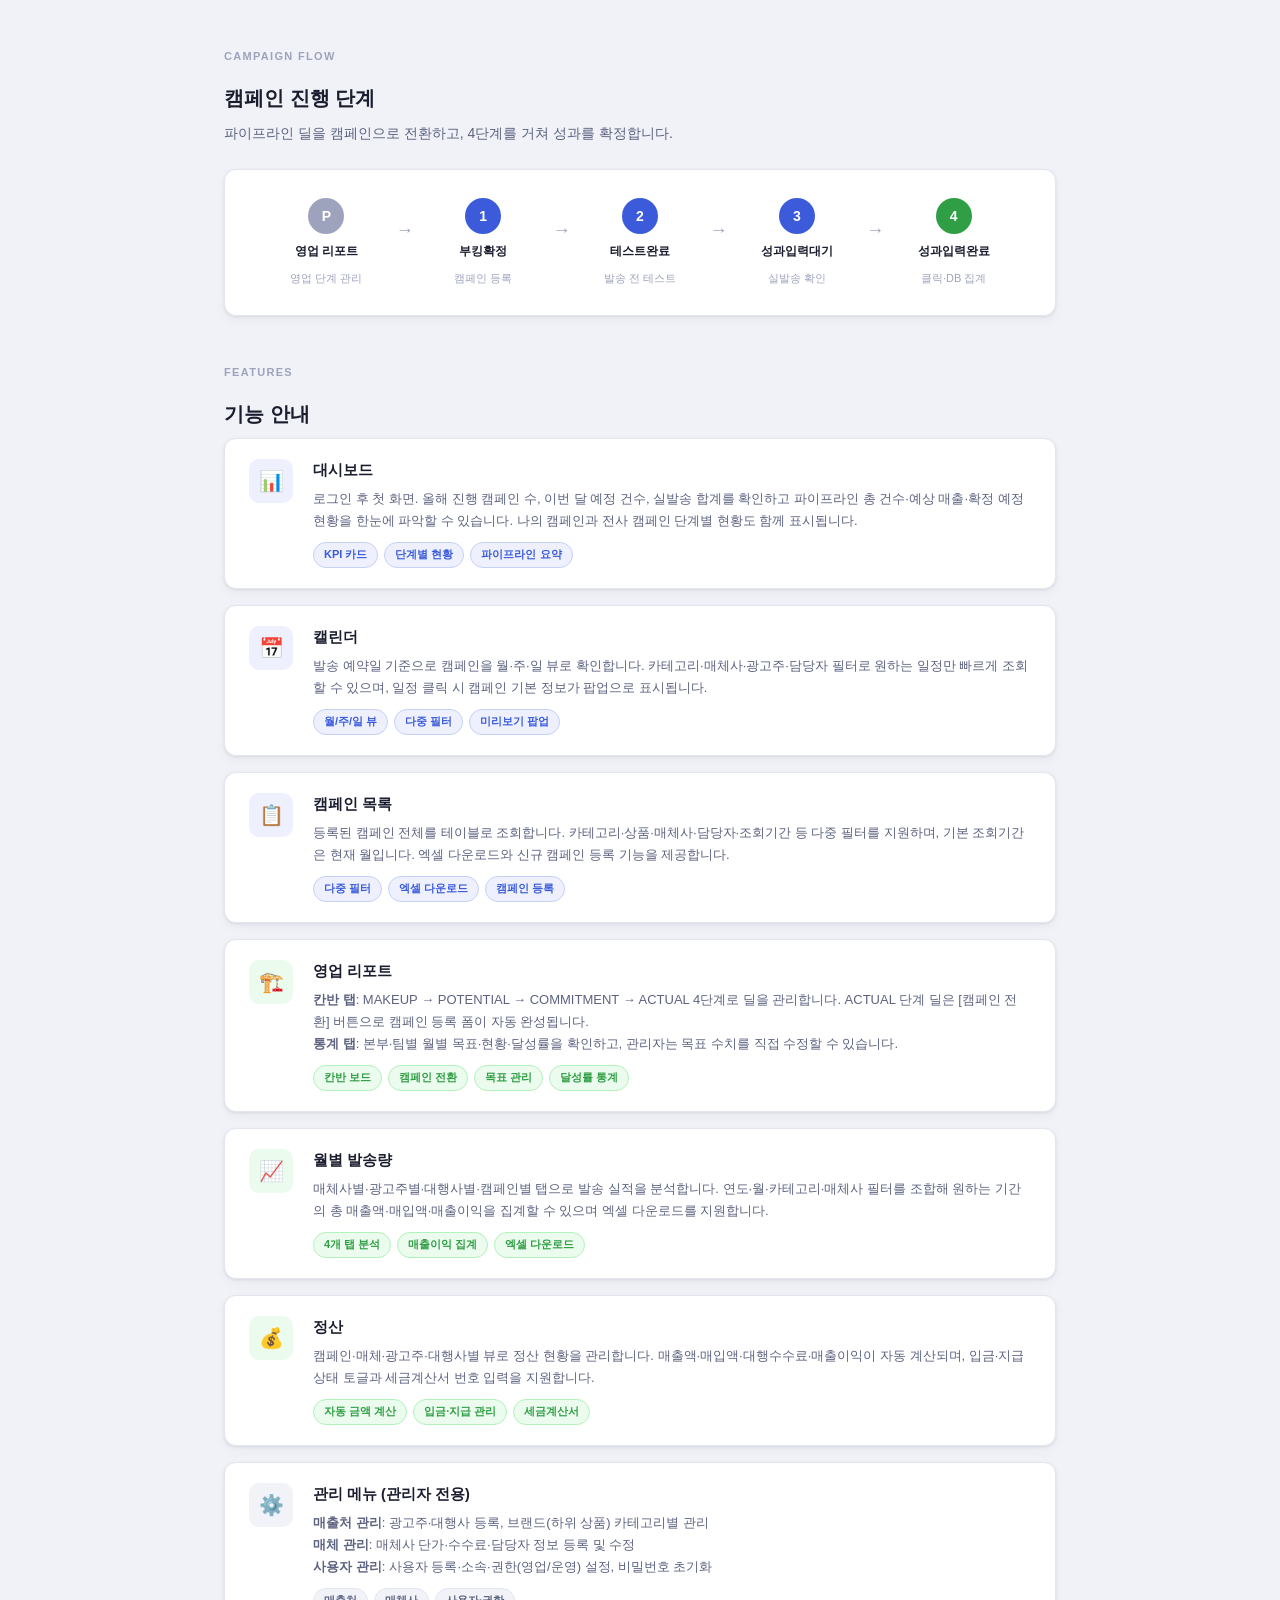
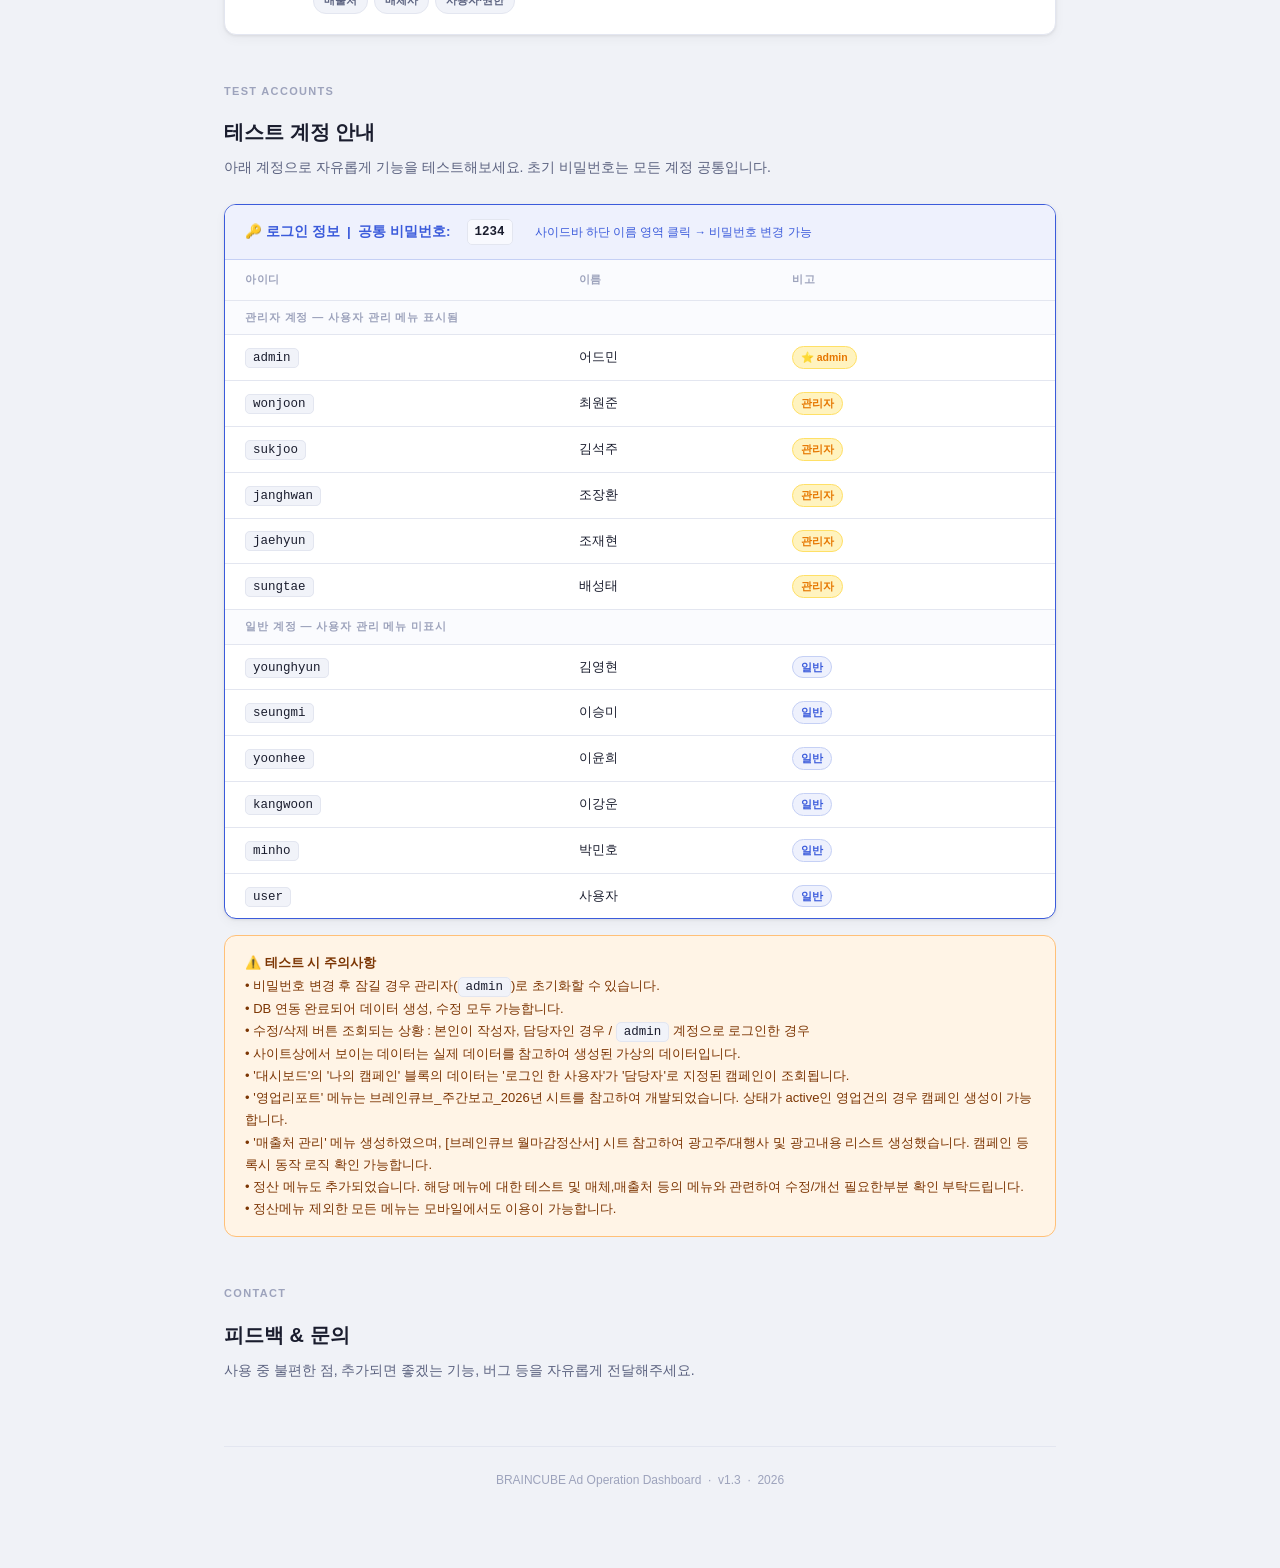
<file: guide.html>
<!DOCTYPE html>
<html lang="ko">
<head>
<meta charset="UTF-8">
<meta name="viewport" content="width=device-width, initial-scale=1.0">
<title>BRAINCUBE — 서비스 안내</title>
<style>
:root {
  --accent: #3b5bdb;
  --accent2: #7048e8;
  --accent-light: #eef1fd;
  --green: #2f9e44;
  --green-bg: #ebfbee;
  --orange: #e8590c;
  --orange-bg: #fff4e6;
  --purple-bg: #f3f0ff;
  --text: #1a1d2e;
  --text2: #5c6380;
  --text3: #9da3bc;
  --border: #e3e6f0;
  --surface: #fff;
  --bg: #f0f2f7;
  --radius: 12px;
  --shadow: 0 1px 3px rgba(0,0,0,.08), 0 4px 12px rgba(0,0,0,.04);
  --shadow-md: 0 4px 16px rgba(0,0,0,.10), 0 1px 3px rgba(0,0,0,.06);
}
* { margin: 0; padding: 0; box-sizing: border-box; }
body {
  font-family: 'Pretendard Variable', 'Pretendard', -apple-system, BlinkMacSystemFont, 'Segoe UI', 'Noto Sans KR', sans-serif;
  background: var(--bg);
  color: var(--text);
  -webkit-font-smoothing: antialiased;
  line-height: 1.6;
}
a { color: var(--accent); text-decoration: none; }
a:hover { text-decoration: underline; }

/* ── 레이아웃 ── */
.page { max-width: 880px; margin: 0 auto; padding: 48px 24px 80px; }

/* ── 헤더 ── */
.hero {
  background: linear-gradient(135deg, var(--accent) 0%, var(--accent2) 100%);
  border-radius: 20px;
  padding: 52px 48px;
  color: #fff;
  margin-bottom: 48px;
  position: relative;
  overflow: hidden;
}
.hero::before {
  content: '';
  position: absolute;
  top: -60px; right: -60px;
  width: 260px; height: 260px;
  background: rgba(255,255,255,.06);
  border-radius: 50%;
}
.hero::after {
  content: '';
  position: absolute;
  bottom: -40px; right: 80px;
  width: 160px; height: 160px;
  background: rgba(255,255,255,.04);
  border-radius: 50%;
}
.hero-logo {
  display: flex;
  align-items: center;
  gap: 12px;
  margin-bottom: 24px;
}
.hero-mark {
  width: 44px; height: 44px;
  background: rgba(255,255,255,.2);
  border-radius: 12px;
  display: flex; align-items: center; justify-content: center;
  font-size: 22px;
}
.hero-brand { font-size: 22px; font-weight: 800; letter-spacing: -.5px; }
.hero-brand span { opacity: .7; font-weight: 400; font-size: 14px; margin-left: 8px; }
.hero-title {
  font-size: 32px;
  font-weight: 800;
  line-height: 1.25;
  margin-bottom: 16px;
  letter-spacing: -.5px;
}
.hero-desc {
  font-size: 15.5px;
  opacity: .88;
  max-width: 520px;
  line-height: 1.7;
  margin-bottom: 32px;
}
.hero-cta {
  display: inline-flex;
  align-items: center;
  gap: 8px;
  background: #fff;
  color: var(--accent);
  font-weight: 700;
  font-size: 14px;
  padding: 12px 24px;
  border-radius: 9px;
  transition: .15s;
  box-shadow: 0 2px 12px rgba(0,0,0,.15);
}
.hero-cta:hover { background: var(--accent-light); text-decoration: none; transform: translateY(-1px); }

/* ── 섹션 공통 ── */
.section { margin-bottom: 48px; }
.section-title {
  font-size: 11px;
  font-weight: 700;
  color: var(--text3);
  letter-spacing: .12em;
  text-transform: uppercase;
  margin-bottom: 16px;
}
.section-heading {
  font-size: 20px;
  font-weight: 700;
  color: var(--text);
  margin-bottom: 8px;
}
.section-sub {
  font-size: 14px;
  color: var(--text2);
  margin-bottom: 24px;
  line-height: 1.7;
}

/* ── 카드 그리드 ── */
.card-grid {
  display: grid;
  grid-template-columns: repeat(3, 1fr);
  gap: 16px;
}
.card {
  background: var(--surface);
  border: 1px solid var(--border);
  border-radius: var(--radius);
  padding: 20px;
  box-shadow: var(--shadow);
  position: relative;
  overflow: hidden;
}
.card::before {
  content: '';
  position: absolute;
  top: 0; left: 0; right: 0;
  height: 3px;
}
.card.blue::before   { background: var(--accent); }
.card.purple::before { background: var(--accent2); }
.card.green::before  { background: var(--green); }
.card.orange::before { background: var(--orange); }
.card.gray::before   { background: var(--text3); }
.card.teal::before   { background: #0c8599; }
.card-icon { font-size: 26px; margin-bottom: 12px; }
.card-title { font-size: 14px; font-weight: 700; color: var(--text); margin-bottom: 6px; }
.card-desc { font-size: 12.5px; color: var(--text2); line-height: 1.65; }

/* ── 기능 상세 ── */
.feature-list { display: flex; flex-direction: column; gap: 16px; }
.feature-item {
  background: var(--surface);
  border: 1px solid var(--border);
  border-radius: var(--radius);
  padding: 20px 24px;
  box-shadow: var(--shadow);
  display: flex;
  gap: 20px;
  align-items: flex-start;
}
.feature-icon-wrap {
  width: 44px; height: 44px;
  border-radius: 10px;
  display: flex; align-items: center; justify-content: center;
  font-size: 20px;
  flex-shrink: 0;
}
.feature-icon-wrap.blue   { background: var(--accent-light); }
.feature-icon-wrap.purple { background: var(--purple-bg); }
.feature-icon-wrap.green  { background: var(--green-bg); }
.feature-icon-wrap.orange { background: var(--orange-bg); }
.feature-icon-wrap.gray   { background: #f1f3f9; }
.feature-icon-wrap.teal   { background: #e3f9f9; }
.feature-body { flex: 1; }
.feature-title { font-size: 14.5px; font-weight: 700; color: var(--text); margin-bottom: 6px; }
.feature-desc { font-size: 13px; color: var(--text2); line-height: 1.7; }
.feature-tags { display: flex; flex-wrap: wrap; gap: 6px; margin-top: 10px; }
.ftag {
  display: inline-block;
  font-size: 11px;
  font-weight: 600;
  padding: 3px 10px;
  border-radius: 20px;
  background: var(--accent-light);
  color: var(--accent);
  border: 1px solid #c5d0f5;
}
.ftag.green  { background: var(--green-bg); color: var(--green); border-color: #b2f2bb; }
.ftag.purple { background: var(--purple-bg); color: var(--accent2); border-color: #d0bfff; }
.ftag.orange { background: var(--orange-bg); color: var(--orange); border-color: #ffc078; }
.ftag.gray   { background: #f1f3f9; color: var(--text2); border-color: var(--border); }

/* ── 플로우 ── */
.flow {
  background: var(--surface);
  border: 1px solid var(--border);
  border-radius: var(--radius);
  padding: 28px 32px;
  box-shadow: var(--shadow);
}
.flow-steps {
  display: flex;
  align-items: center;
  gap: 0;
  flex-wrap: wrap;
}
.flow-step {
  display: flex;
  flex-direction: column;
  align-items: center;
  gap: 8px;
  flex: 1;
  min-width: 100px;
}
.flow-num {
  width: 36px; height: 36px;
  border-radius: 50%;
  background: var(--accent);
  color: #fff;
  font-size: 14px;
  font-weight: 700;
  display: flex; align-items: center; justify-content: center;
}
.flow-label {
  font-size: 12px;
  font-weight: 600;
  color: var(--text);
  text-align: center;
}
.flow-sub {
  font-size: 11px;
  color: var(--text3);
  text-align: center;
}
.flow-arrow {
  font-size: 18px;
  color: var(--text3);
  flex-shrink: 0;
  margin-bottom: 24px;
}

/* ── 테스트 계정 ── */
.account-box {
  background: var(--surface);
  border: 1.5px solid var(--accent);
  border-radius: var(--radius);
  overflow: hidden;
  box-shadow: var(--shadow);
}
.account-header {
  background: var(--accent-light);
  border-bottom: 1px solid #c5d0f5;
  padding: 14px 20px;
  display: flex;
  align-items: center;
  gap: 10px;
  font-size: 13.5px;
  font-weight: 700;
  color: var(--accent);
}
.account-table { width: 100%; border-collapse: collapse; }
.account-table th {
  font-size: 11px;
  font-weight: 700;
  color: var(--text3);
  letter-spacing: .06em;
  text-transform: uppercase;
  padding: 11px 20px;
  text-align: left;
  background: #fafbfe;
  border-bottom: 1px solid var(--border);
}
.account-table td {
  padding: 11px 20px;
  font-size: 13px;
  color: var(--text);
  border-bottom: 1px solid var(--border);
}
.account-table tr:last-child td { border-bottom: none; }
.account-table tr:hover td { background: var(--accent-light); }
.badge-admin {
  display: inline-block;
  font-size: 10.5px;
  font-weight: 700;
  padding: 2px 8px;
  border-radius: 20px;
  background: #fff3bf;
  color: #e67700;
  border: 1px solid #ffe066;
}
.badge-role {
  display: inline-block;
  font-size: 10.5px;
  font-weight: 600;
  padding: 2px 8px;
  border-radius: 20px;
  background: var(--accent-light);
  color: var(--accent);
  border: 1px solid #c5d0f5;
}
code {
  background: #f1f3f9;
  border: 1px solid var(--border);
  border-radius: 5px;
  font-family: 'Consolas', 'Monaco', monospace;
  font-size: 12.5px;
  padding: 2px 7px;
  color: var(--text);
}

/* ── 주의사항 ── */
.notice {
  background: var(--orange-bg);
  border: 1px solid #ffc078;
  border-radius: var(--radius);
  padding: 16px 20px;
  font-size: 13px;
  color: #7c3503;
  line-height: 1.7;
  margin-top: 16px;
}
.notice strong { font-weight: 700; }

/* ── 푸터 ── */
.footer {
  text-align: center;
  font-size: 12px;
  color: var(--text3);
  margin-top: 64px;
  padding-top: 24px;
  border-top: 1px solid var(--border);
}

/* ── 반응형 ── */
@media (max-width: 640px) {
  .hero { padding: 36px 24px; }
  .hero-title { font-size: 24px; }
  .card-grid { grid-template-columns: 1fr 1fr; }
  .feature-item { flex-direction: column; gap: 12px; }
  .flow-steps { gap: 8px; }
}
@media (max-width: 480px) {
  .card-grid { grid-template-columns: 1fr; }
}
</style>
</head>
<body>
<div class="page">



  <!-- ── 캠페인 진행 플로우 ── -->
  <div class="section">
    <div class="section-title">Campaign Flow</div>
    <div class="section-heading">캠페인 진행 단계</div>
    <div class="section-sub">파이프라인 딜을 캠페인으로 전환하고, 4단계를 거쳐 성과를 확정합니다.</div>

    <div class="flow">
      <div class="flow-steps">
        <div class="flow-step">
          <div class="flow-num" style="background:#9da3bc">P</div>
          <div class="flow-label">영업 리포트</div>
          <div class="flow-sub">영업 단계 관리</div>
        </div>
        <div class="flow-arrow">→</div>
        <div class="flow-step">
          <div class="flow-num">1</div>
          <div class="flow-label">부킹확정</div>
          <div class="flow-sub">캠페인 등록</div>
        </div>
        <div class="flow-arrow">→</div>
        <div class="flow-step">
          <div class="flow-num">2</div>
          <div class="flow-label">테스트완료</div>
          <div class="flow-sub">발송 전 테스트</div>
        </div>
        <div class="flow-arrow">→</div>
        <div class="flow-step">
          <div class="flow-num">3</div>
          <div class="flow-label">성과입력대기</div>
          <div class="flow-sub">실발송 확인</div>
        </div>
        <div class="flow-arrow">→</div>
        <div class="flow-step">
          <div class="flow-num" style="background:#2f9e44">4</div>
          <div class="flow-label">성과입력완료</div>
          <div class="flow-sub">클릭·DB 집계</div>
        </div>
      </div>
    </div>
  </div>

  <!-- ── 기능 안내 ── -->
  <div class="section">
    <div class="section-title">Features</div>
    <div class="section-heading">기능 안내</div>

    <div class="feature-list">

      <div class="feature-item">
        <div class="feature-icon-wrap blue">📊</div>
        <div class="feature-body">
          <div class="feature-title">대시보드</div>
          <div class="feature-desc">
            로그인 후 첫 화면. 올해 진행 캠페인 수, 이번 달 예정 건수, 실발송 합계를 확인하고
            파이프라인 총 건수·예상 매출·확정 예정 현황을 한눈에 파악할 수 있습니다.
            나의 캠페인과 전사 캠페인 단계별 현황도 함께 표시됩니다.
          </div>
          <div class="feature-tags">
            <span class="ftag">KPI 카드</span>
            <span class="ftag">단계별 현황</span>
            <span class="ftag">파이프라인 요약</span>
          </div>
        </div>
      </div>

      <div class="feature-item">
        <div class="feature-icon-wrap blue">📅</div>
        <div class="feature-body">
          <div class="feature-title">캘린더</div>
          <div class="feature-desc">
            발송 예약일 기준으로 캠페인을 월·주·일 뷰로 확인합니다.
            카테고리·매체사·광고주·담당자 필터로 원하는 일정만 빠르게 조회할 수 있으며,
            일정 클릭 시 캠페인 기본 정보가 팝업으로 표시됩니다.
          </div>
          <div class="feature-tags">
            <span class="ftag">월/주/일 뷰</span>
            <span class="ftag">다중 필터</span>
            <span class="ftag">미리보기 팝업</span>
          </div>
        </div>
      </div>

      <div class="feature-item">
        <div class="feature-icon-wrap blue">📋</div>
        <div class="feature-body">
          <div class="feature-title">캠페인 목록</div>
          <div class="feature-desc">
            등록된 캠페인 전체를 테이블로 조회합니다. 카테고리·상품·매체사·담당자·조회기간 등
            다중 필터를 지원하며, 기본 조회기간은 현재 월입니다.
            엑셀 다운로드와 신규 캠페인 등록 기능을 제공합니다.
          </div>
          <div class="feature-tags">
            <span class="ftag">다중 필터</span>
            <span class="ftag">엑셀 다운로드</span>
            <span class="ftag">캠페인 등록</span>
          </div>
        </div>
      </div>

      <div class="feature-item">
        <div class="feature-icon-wrap green">🏗️</div>
        <div class="feature-body">
          <div class="feature-title">영업 리포트</div>
          <div class="feature-desc">
            <strong>칸반 탭</strong>: MAKEUP → POTENTIAL → COMMITMENT → ACTUAL 4단계로 딜을 관리합니다.
            ACTUAL 단계 딜은 [캠페인 전환] 버튼으로 캠페인 등록 폼이 자동 완성됩니다.<br>
            <strong>통계 탭</strong>: 본부·팀별 월별 목표·현황·달성률을 확인하고, 관리자는 목표 수치를 직접 수정할 수 있습니다.
          </div>
          <div class="feature-tags">
            <span class="ftag green">칸반 보드</span>
            <span class="ftag green">캠페인 전환</span>
            <span class="ftag green">목표 관리</span>
            <span class="ftag green">달성률 통계</span>
          </div>
        </div>
      </div>

      <div class="feature-item">
        <div class="feature-icon-wrap green">📈</div>
        <div class="feature-body">
          <div class="feature-title">월별 발송량</div>
          <div class="feature-desc">
            매체사별·광고주별·대행사별·캠페인별 탭으로 발송 실적을 분석합니다.
            연도·월·카테고리·매체사 필터를 조합해 원하는 기간의
            총 매출액·매입액·매출이익을 집계할 수 있으며 엑셀 다운로드를 지원합니다.
          </div>
          <div class="feature-tags">
            <span class="ftag green">4개 탭 분석</span>
            <span class="ftag green">매출이익 집계</span>
            <span class="ftag green">엑셀 다운로드</span>
          </div>
        </div>
      </div>

      <div class="feature-item">
        <div class="feature-icon-wrap green">💰</div>
        <div class="feature-body">
          <div class="feature-title">정산</div>
          <div class="feature-desc">
            캠페인·매체·광고주·대행사별 뷰로 정산 현황을 관리합니다.
            매출액·매입액·대행수수료·매출이익이 자동 계산되며,
            입금·지급 상태 토글과 세금계산서 번호 입력을 지원합니다.
          </div>
          <div class="feature-tags">
            <span class="ftag green">자동 금액 계산</span>
            <span class="ftag green">입금·지급 관리</span>
            <span class="ftag green">세금계산서</span>
          </div>
        </div>
      </div>


      <div class="feature-item">
        <div class="feature-icon-wrap gray">⚙️</div>
        <div class="feature-body">
          <div class="feature-title">관리 메뉴 (관리자 전용)</div>
          <div class="feature-desc">
            <strong>매출처 관리</strong>: 광고주·대행사 등록, 브랜드(하위 상품) 카테고리별 관리<br>
            <strong>매체 관리</strong>: 매체사 단가·수수료·담당자 정보 등록 및 수정<br>
            <strong>사용자 관리</strong>: 사용자 등록·소속·권한(영업/운영) 설정, 비밀번호 초기화
          </div>
          <div class="feature-tags">
            <span class="ftag gray">매출처</span>
            <span class="ftag gray">매체사</span>
            <span class="ftag gray">사용자·권한</span>
          </div>
        </div>
      </div>

    </div>
  </div>

  <!-- ── 테스트 계정 ── -->
  <div class="section">
    <div class="section-title">Test Accounts</div>
    <div class="section-heading">테스트 계정 안내</div>
    <div class="section-sub">아래 계정으로 자유롭게 기능을 테스트해보세요. 초기 비밀번호는 모든 계정 공통입니다.</div>

    <div class="account-box">
      <div class="account-header">
        🔑 로그인 정보 &nbsp;|&nbsp; 공통 비밀번호: <code style="background:rgba(255,255,255,.6);margin-left:6px;">1234</code>
        <span style="font-size:11.5px;font-weight:400;color:var(--accent);margin-left:12px;">사이드바 하단 이름 영역 클릭 → 비밀번호 변경 가능</span>
      </div>
      <table class="account-table">
        <thead>
          <tr>
            <th>아이디</th>
            <th>이름</th>
            <th>비고</th>
          </tr>
        </thead>
        <tbody>
          <tr style="background:#fafbfe;">
            <td colspan="3" style="font-size:11px;font-weight:700;color:var(--text3);letter-spacing:.08em;padding:8px 20px;">
              관리자 계정 — 사용자 관리 메뉴 표시됨
            </td>
          </tr>
          <tr>
            <td><code>admin</code></td>
            <td>어드민</td>
            <td><span class="badge-admin">⭐ admin</span></td>
          </tr>
          <tr>
            <td><code>wonjoon</code></td>
            <td>최원준</td>
            <td><span class="badge-admin">관리자</span></td>
          </tr>
          <tr>
            <td><code>sukjoo</code></td>
            <td>김석주</td>
            <td><span class="badge-admin">관리자</span></td>
          </tr>
          <tr>
            <td><code>janghwan</code></td>
            <td>조장환</td>
            <td><span class="badge-admin">관리자</span></td>
          </tr>
          <tr>
            <td><code>jaehyun</code></td>
            <td>조재현</td>
            <td><span class="badge-admin">관리자</span></td>
          </tr>
          <tr>
            <td><code>sungtae</code></td>
            <td>배성태</td>
            <td><span class="badge-admin">관리자</span></td>
          </tr>
          <tr style="background:#fafbfe;">
            <td colspan="3" style="font-size:11px;font-weight:700;color:var(--text3);letter-spacing:.08em;padding:8px 20px;">
              일반 계정 — 사용자 관리 메뉴 미표시
            </td>
          </tr>
          <tr>
            <td><code>younghyun</code></td>
            <td>김영현</td>
            <td><span class="badge-role">일반</span></td>
          </tr>
          <tr>
            <td><code>seungmi</code></td>
            <td>이승미</td>
            <td><span class="badge-role">일반</span></td>
          </tr>
          <tr>
            <td><code>yoonhee</code></td>
            <td>이윤희</td>
            <td><span class="badge-role">일반</span></td>
          </tr>
          <tr>
            <td><code>kangwoon</code></td>
            <td>이강운</td>
            <td><span class="badge-role">일반</span></td>
          </tr>
          <tr>
            <td><code>minho</code></td>
            <td>박민호</td>
            <td><span class="badge-role">일반</span></td>
          </tr>
          <tr>
            <td><code>user</code></td>
            <td>사용자</td>
            <td><span class="badge-role">일반</span></td>
          </tr>
        </tbody>
      </table>
    </div>

    <div class="notice">
      <strong>⚠️ 테스트 시 주의사항</strong><br>
      • 비밀번호 변경 후 잠길 경우 관리자(<code>admin</code>)로 초기화할 수 있습니다.<br>
            • DB 연동 완료되어 데이터 생성, 수정 모두 가능합니다.				<br>
• 수정/삭제 버튼 조회되는 상황 : 본인이 작성자, 담당자인 경우 / <code>admin</code> 계정으로 로그인한 경우				<br>
• 사이트상에서 보이는 데이터는 실제 데이터를 참고하여 생성된 가상의 데이터입니다.				<br>
• '대시보드'의 '나의 캠페인' 블록의 데이터는 '로그인 한 사용자'가 '담당자'로 지정된 캠페인이 조회됩니다.			<br>	
• '영업리포트' 메뉴는 브레인큐브_주간보고_2026년 시트를 참고하여 개발되었습니다. 상태가 active인 영업건의 경우 캠페인 생성이 가능합니다.	<br>			
• '매출처 관리' 메뉴 생성하였으며, [브레인큐브 월마감정산서] 시트 참고하여 광고주/대행사 및 광고내용 리스트 생성했습니다. 캠페인 등록시 동작 로직 확인 가능합니다.			<br>	
• 정산 메뉴도 추가되었습니다. 해당 메뉴에 대한 테스트 및 매체,매출처 등의 메뉴와 관련하여 수정/개선 필요한부분 확인 부탁드립니다.				<br>
• 정산메뉴 제외한 모든 메뉴는 모바일에서도 이용이 가능합니다.				<br>
    </div>
  </div>

  <!-- ── 문의 ── -->
  <div class="section">
    <div class="section-title">Contact</div>
    <div class="section-heading">피드백 & 문의</div>
    <div class="section-sub">
      사용 중 불편한 점, 추가되면 좋겠는 기능, 버그 등을 자유롭게 전달해주세요.<br>

    </div>
  </div>

  <div class="footer">
    BRAINCUBE Ad Operation Dashboard &nbsp;·&nbsp; v1.3 &nbsp;·&nbsp; 2026
  </div>

</div>
</body>
</html>
</file>
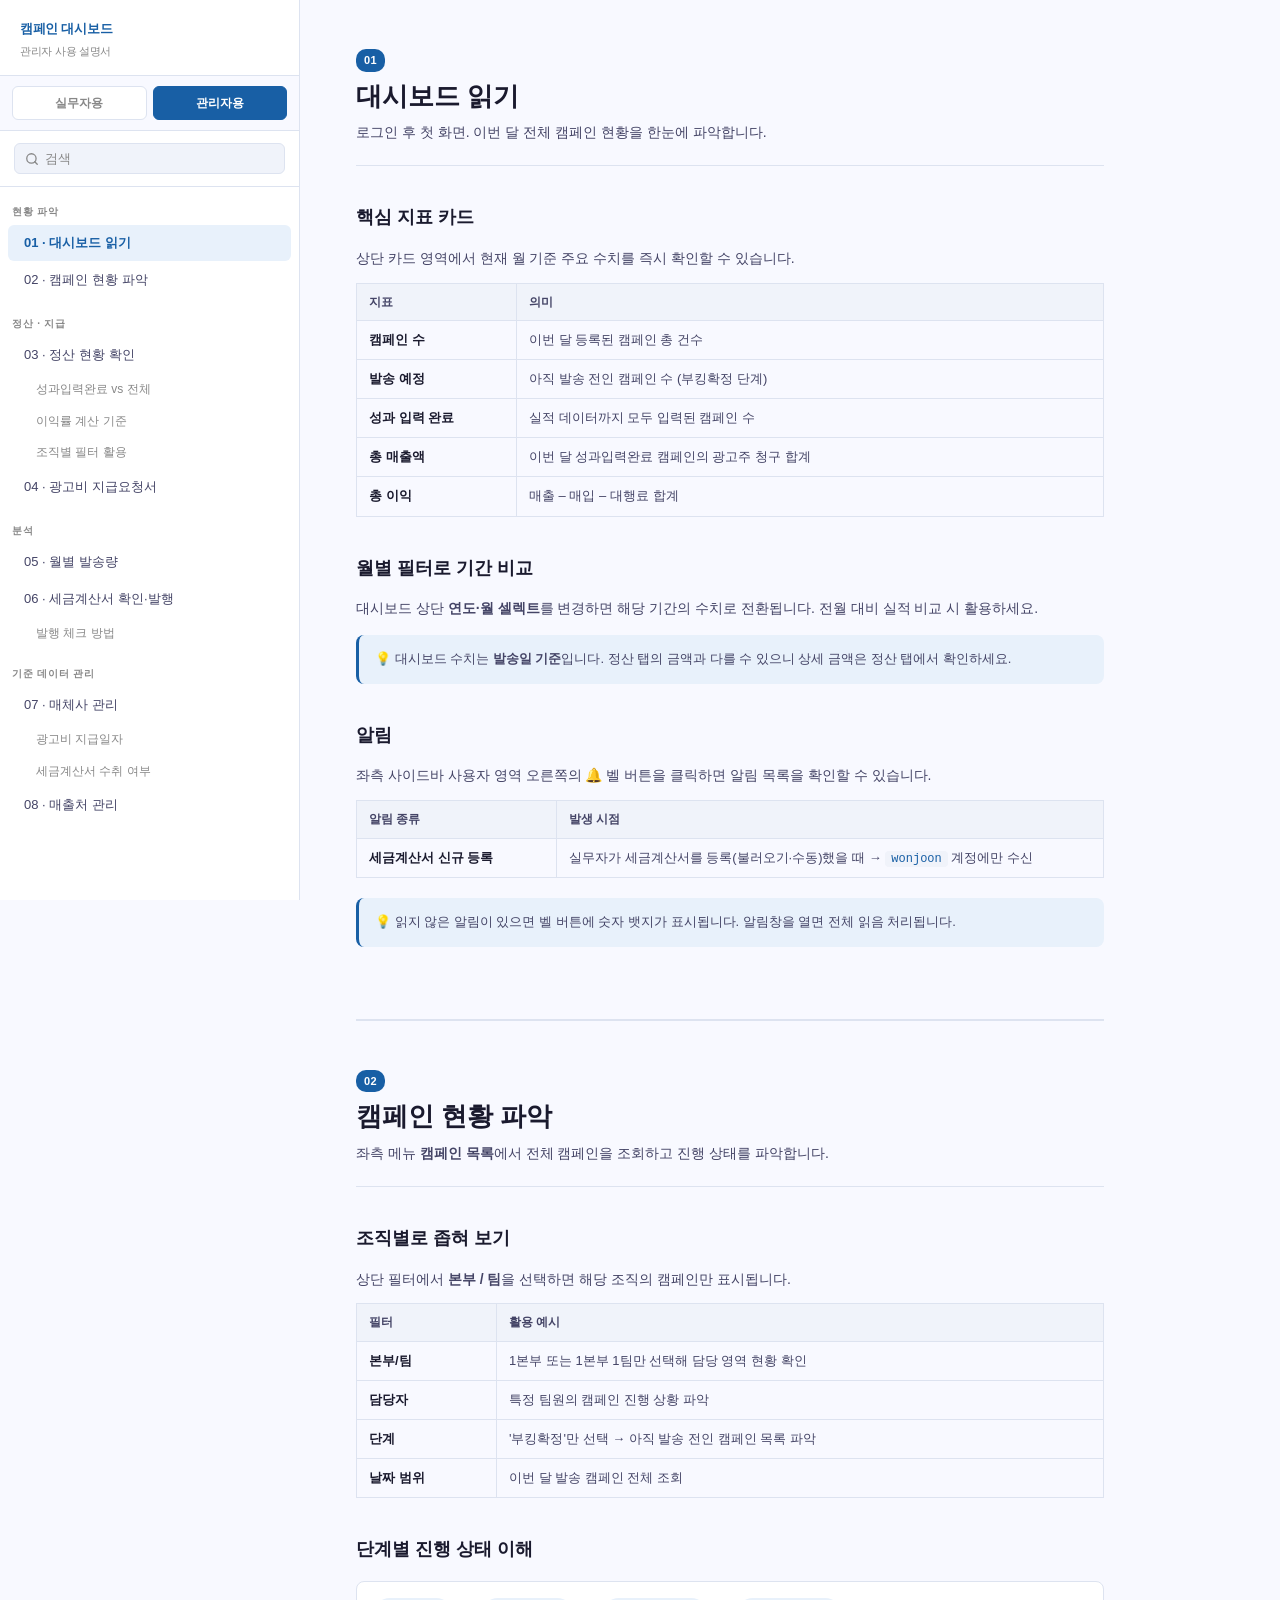
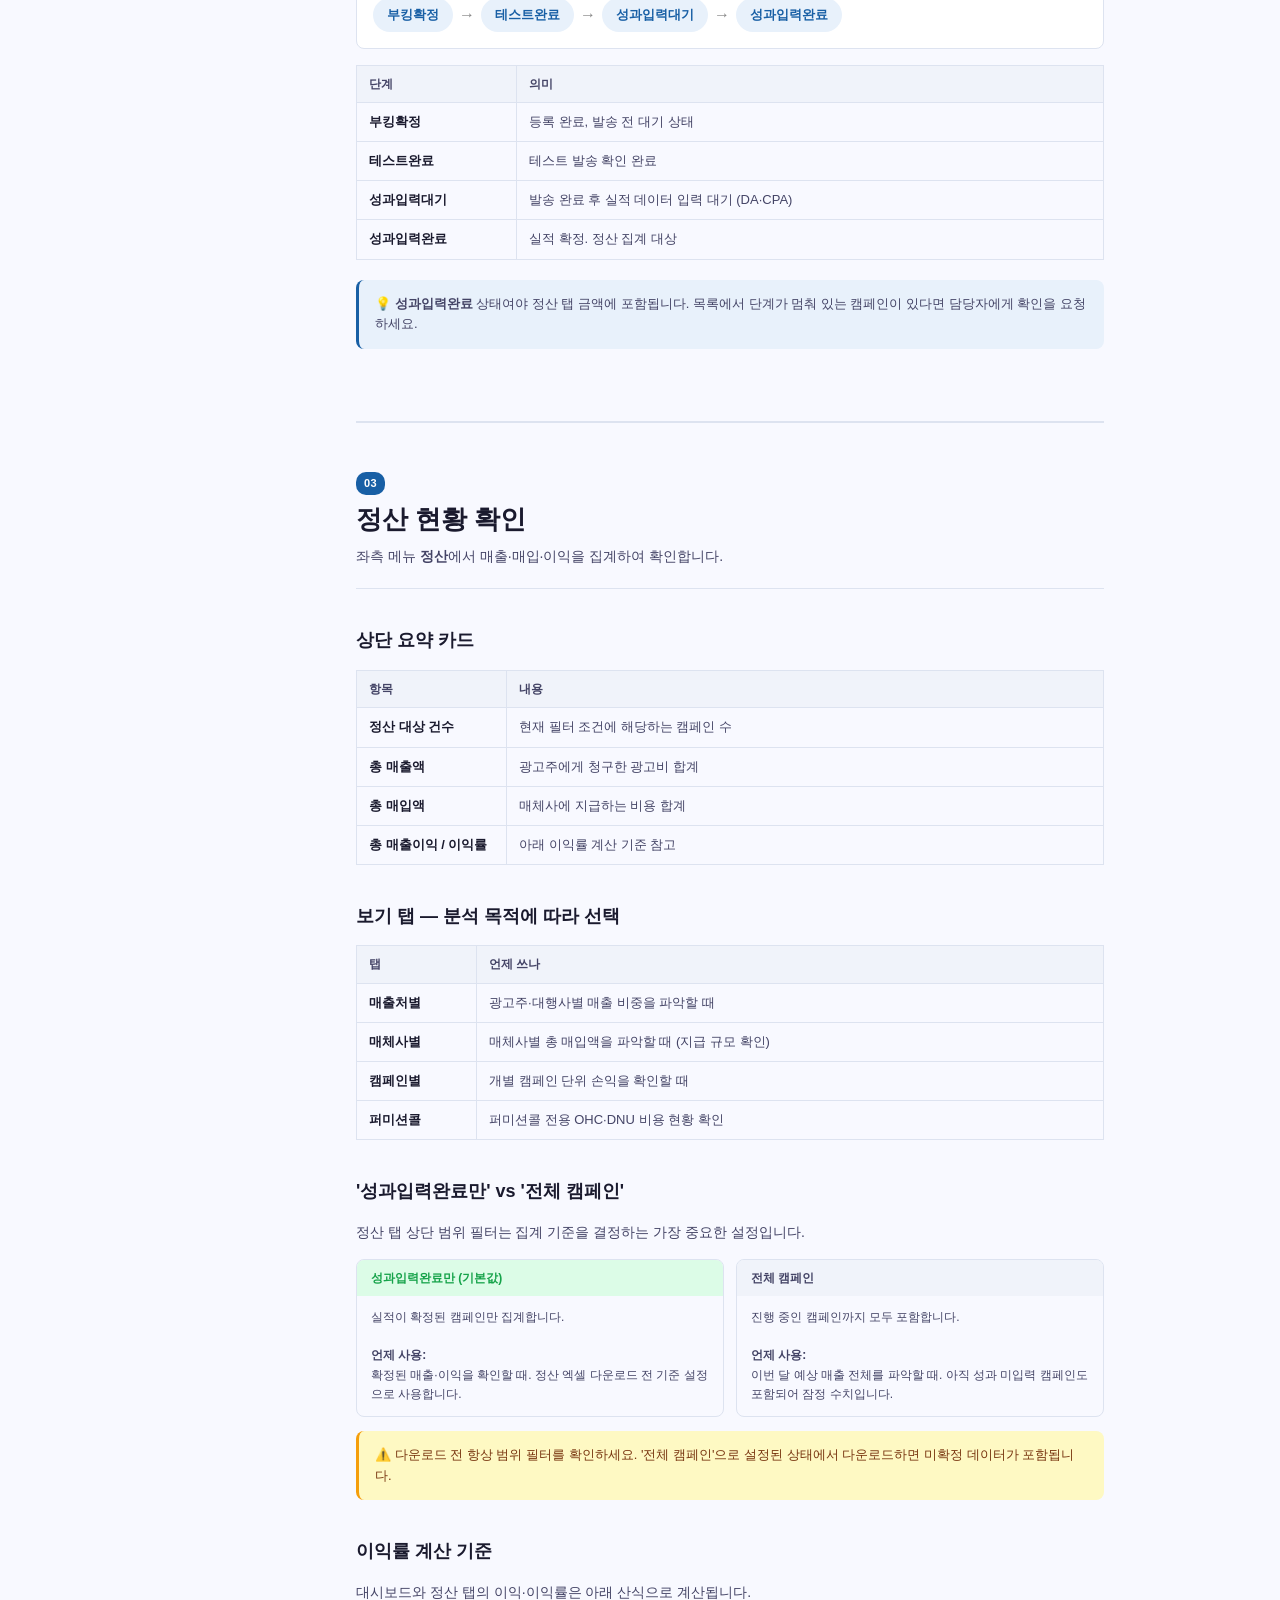
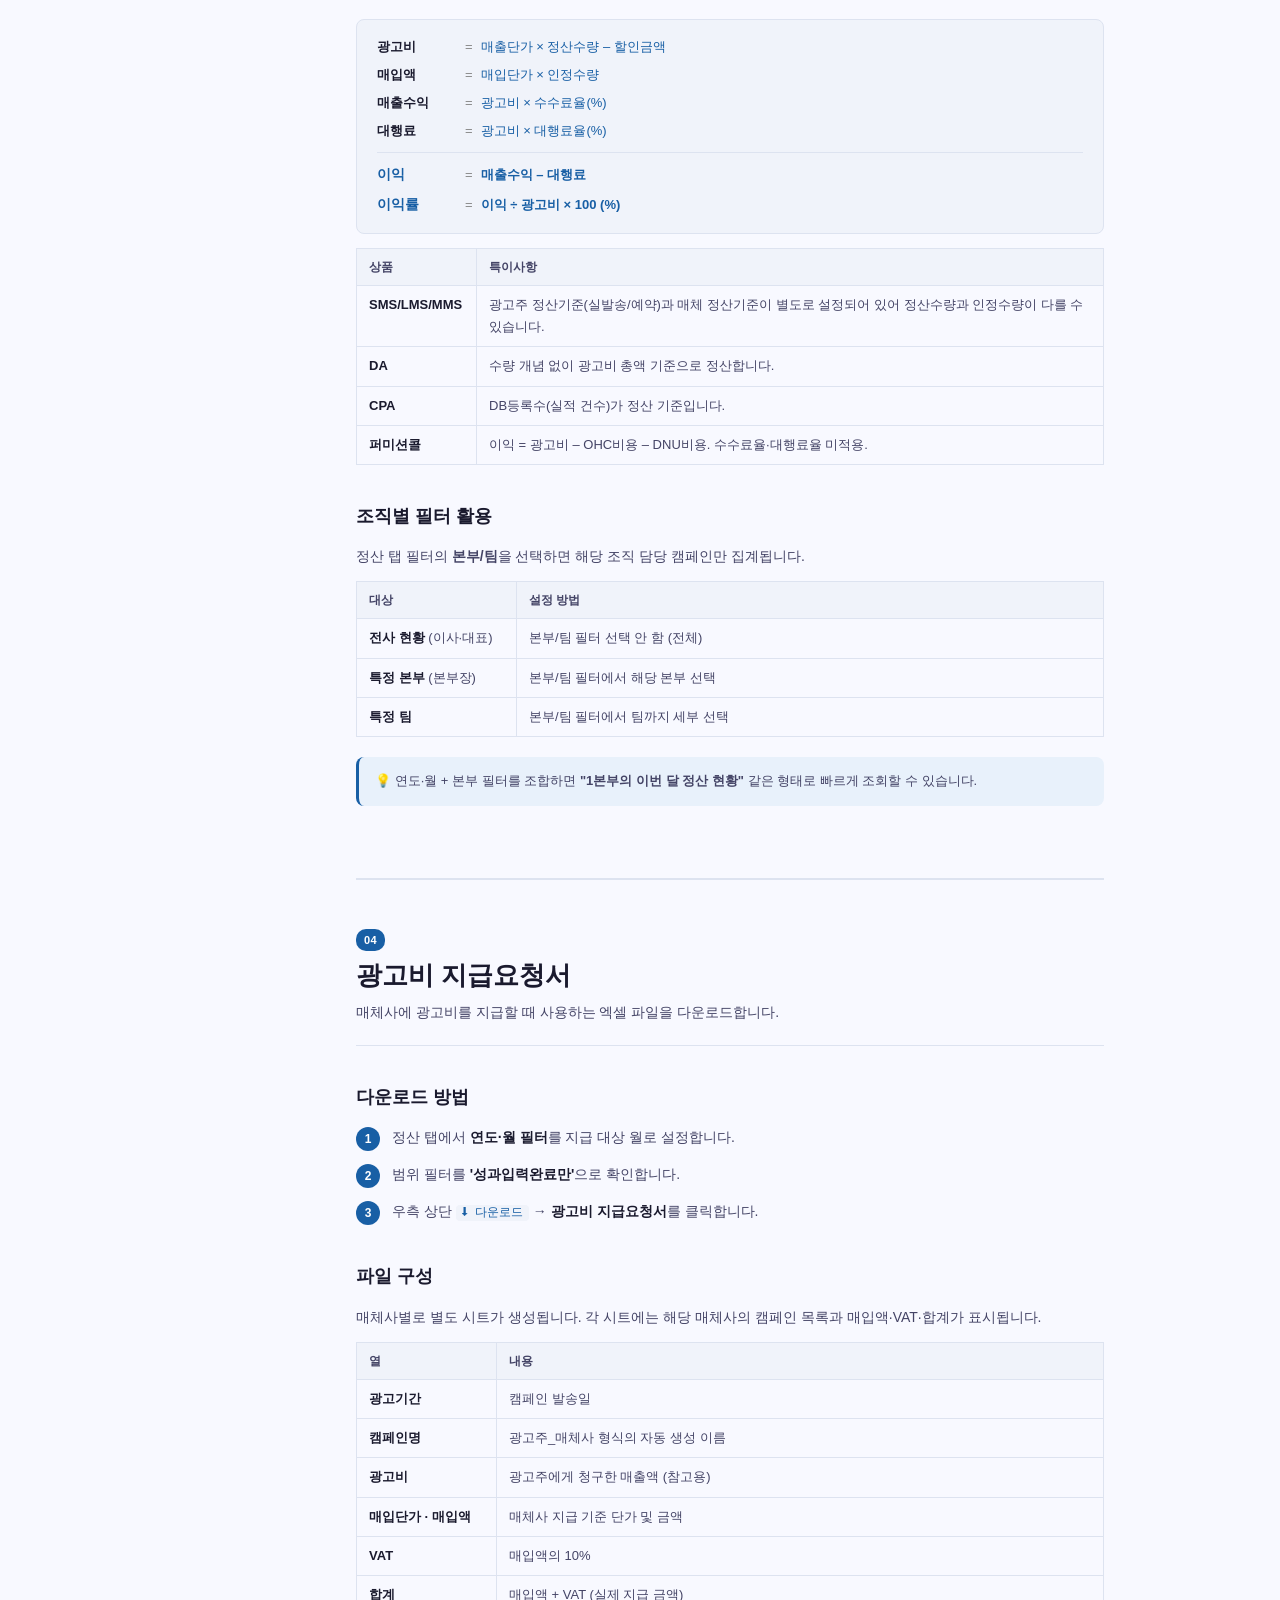
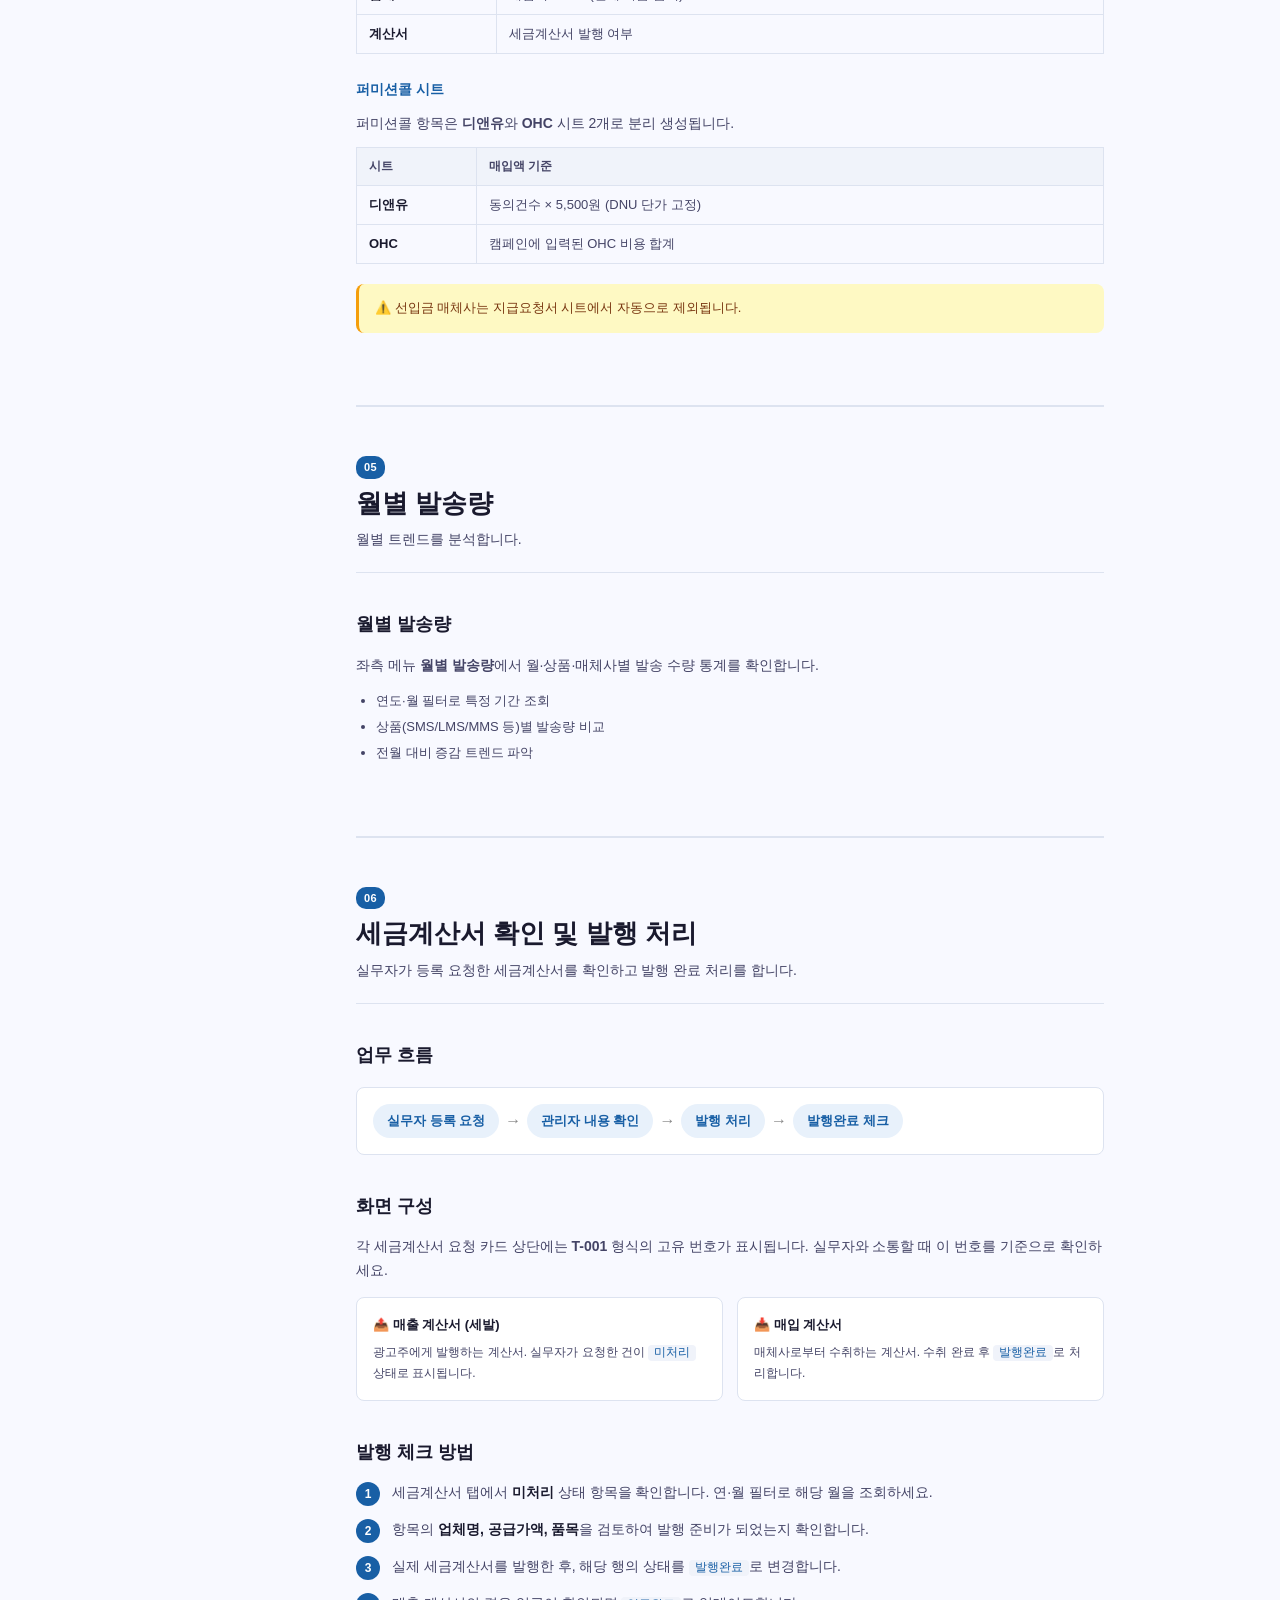
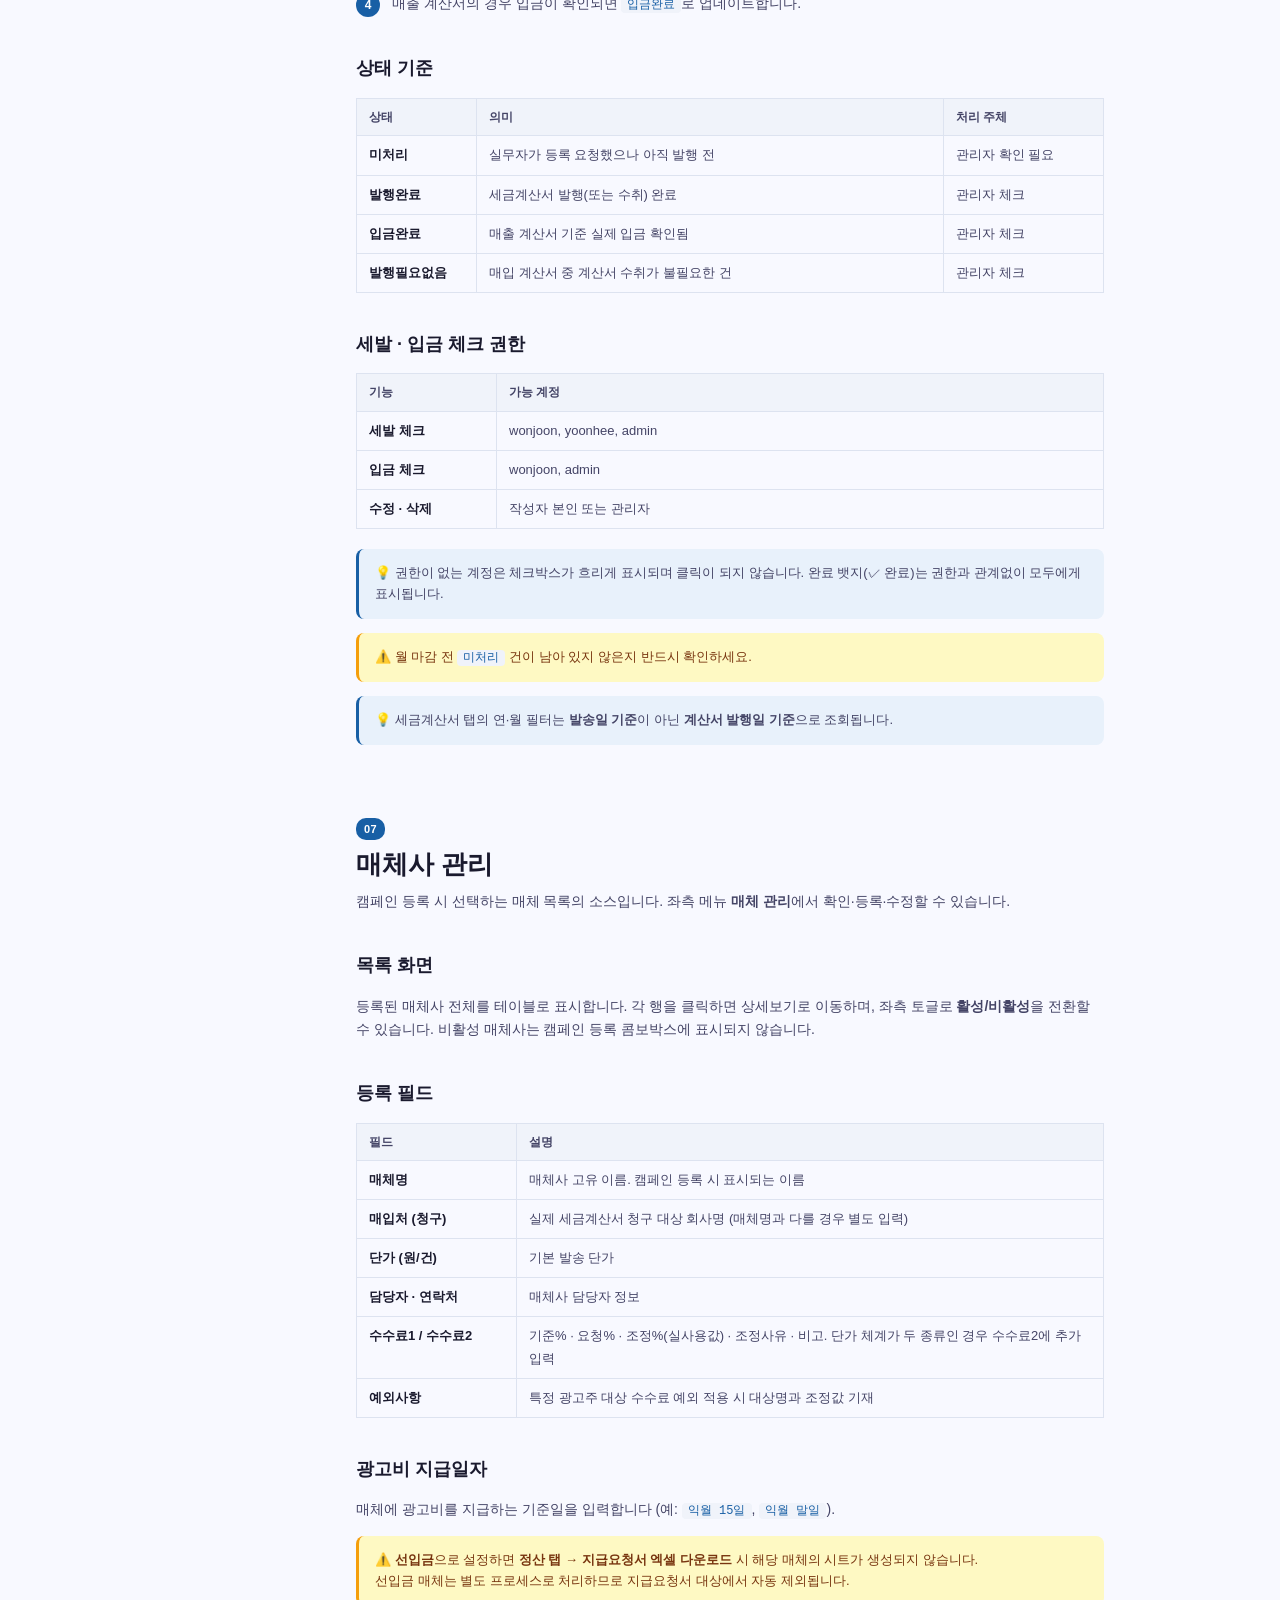
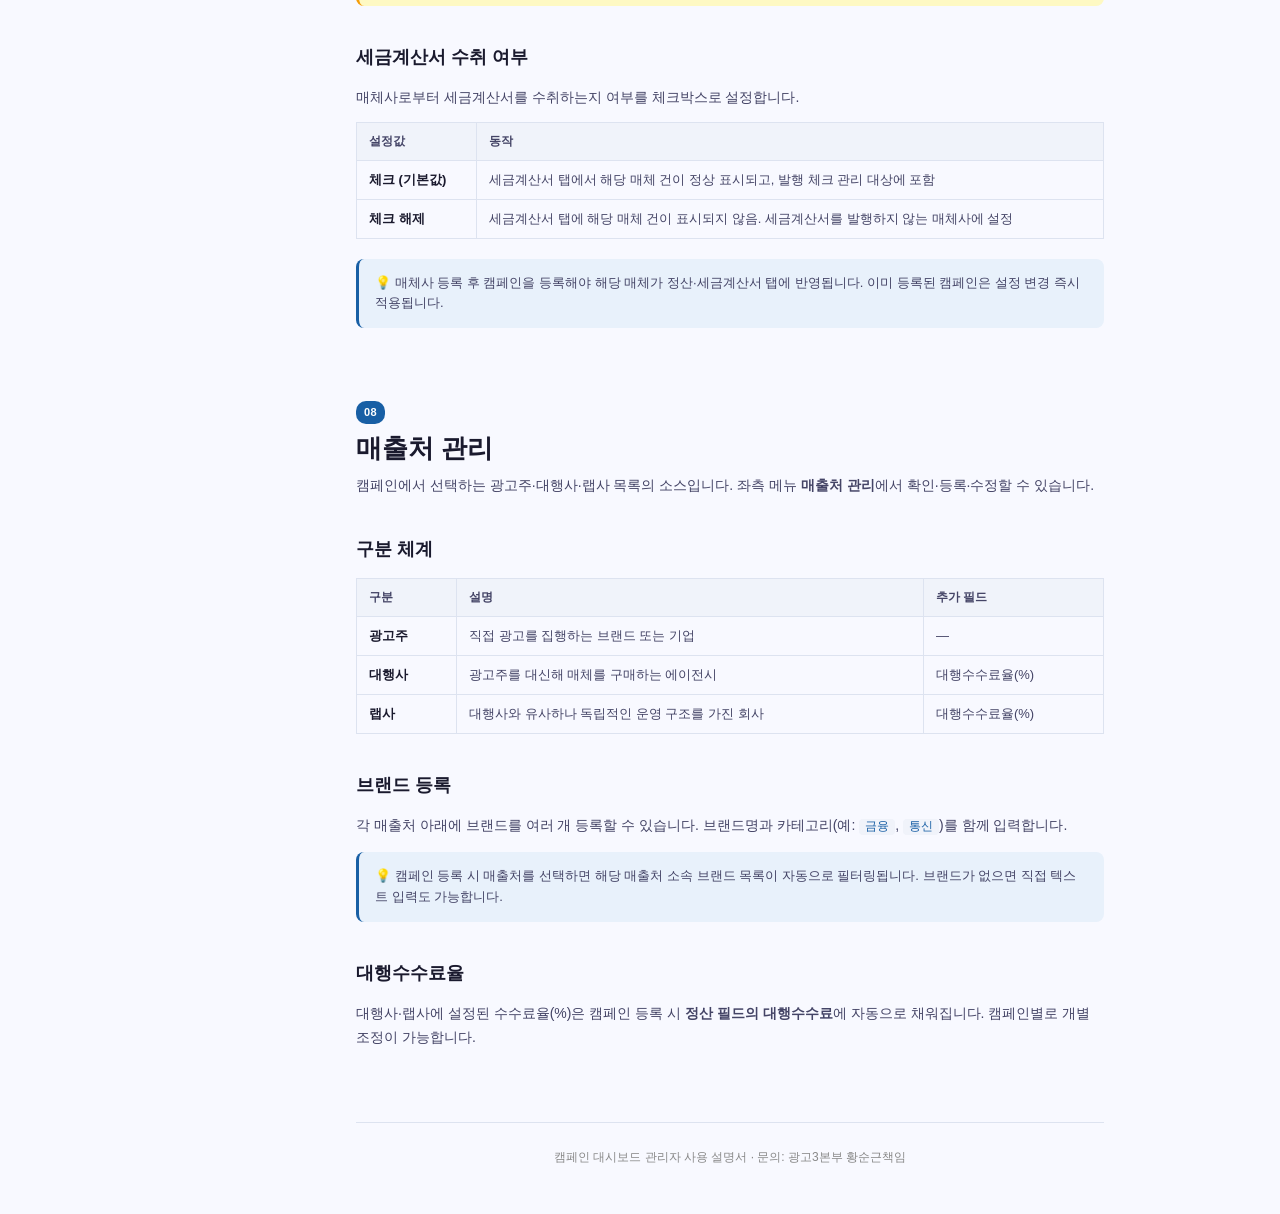
<file: manager_manual.html>
<!DOCTYPE html>
<html lang="ko">
<head>
<meta charset="UTF-8">
<meta name="viewport" content="width=device-width, initial-scale=1.0">
<title>관리자 사용 설명서 — 캠페인 대시보드</title>
<style>
  :root {
    --primary: #185fa5;
    --primary-light: #e8f1fb;
    --green: #16a34a;
    --green-light: #dcfce7;
    --yellow: #b45309;
    --yellow-light: #fef9c3;
    --red: #dc2626;
    --red-light: #fee2e2;
    --text1: #1a1a2e;
    --text2: #444466;
    --text3: #888;
    --border: #dde3f0;
    --surface: #f8f9ff;
    --surface2: #f0f3fa;
    --white: #fff;
  }
  * { box-sizing: border-box; margin: 0; padding: 0; }
  body {
    font-family: 'Apple SD Gothic Neo', 'Noto Sans KR', sans-serif;
    color: var(--text1);
    background: var(--surface);
    display: flex;
    min-height: 100vh;
    font-size: 14px;
    line-height: 1.7;
  }

  /* 사이드바 */
  .sidebar {
    width: 300px;
    min-width: 300px;
    background: var(--white);
    border-right: 1px solid var(--border);
    position: sticky;
    top: 0;
    height: 100vh;
    overflow-y: auto;
    padding: 0 0 32px;
  }
  .sidebar-logo {
    padding: 18px 20px 14px;
    border-bottom: 1px solid var(--border);
    font-size: 13px;
    font-weight: 700;
    color: var(--primary);
    letter-spacing: -0.3px;
  }
  .sidebar-logo span { font-size: 11px; font-weight: 400; color: var(--text3); display: block; margin-top: 2px; }

  /* 역할 토글 */
  .role-toggle {
    display: flex;
    padding: 10px 12px;
    gap: 6px;
    border-bottom: 1px solid var(--border);
    background: var(--surface);
  }
  .role-btn {
    flex: 1;
    padding: 6px 0;
    font-size: 12px;
    font-weight: 600;
    border: 1px solid var(--border);
    border-radius: 6px;
    cursor: pointer;
    text-align: center;
    text-decoration: none;
    color: var(--text3);
    background: var(--white);
    transition: all 0.15s;
  }
  .role-btn:hover { border-color: var(--primary); color: var(--primary); }
  .role-btn.active {
    background: var(--primary);
    border-color: var(--primary);
    color: #fff;
  }

  /* 사이드바 검색 */
  .sidebar-search { padding: 12px 14px; border-bottom: 1px solid var(--border); position: relative; }
  .sidebar-search-wrap {
    display: flex;
    align-items: center;
    background: var(--surface2);
    border: 1px solid var(--border);
    border-radius: 6px;
    padding: 0 10px;
    gap: 6px;
    transition: border-color 0.15s;
  }
  .sidebar-search-wrap:focus-within { border-color: var(--primary); background: var(--white); }
  .sidebar-search-wrap svg { flex-shrink: 0; color: var(--text3); }
  .sidebar-search-wrap input {
    flex: 1; border: none; background: transparent;
    font-size: 13px; color: var(--text1); padding: 7px 0; outline: none; min-width: 0;
  }
  .sidebar-search-wrap input::placeholder { color: var(--text3); }
  .search-dropdown {
    position: fixed;
    background: var(--white);
    border: 1px solid var(--border);
    border-radius: 8px;
    box-shadow: 0 8px 24px rgba(0,0,0,.14);
    max-height: 420px;
    overflow-y: auto;
    z-index: 200;
    margin-top: 4px;
  }
  .search-card { padding: 10px 14px; border-bottom: 1px solid var(--border); cursor: pointer; transition: background 0.1s; }
  .search-card:last-child { border-bottom: none; }
  .search-card:hover, .search-card.s-active { background: var(--primary-light); }
  .search-card-section { font-size: 10px; color: var(--text3); margin-bottom: 2px; letter-spacing: 0.3px; }
  .search-card-heading { font-size: 13px; font-weight: 600; color: var(--text1); margin-bottom: 4px; }
  .search-card-excerpt { font-size: 12px; color: var(--text2); line-height: 1.5; }
  .search-no-result { padding: 20px; text-align: center; color: var(--text3); font-size: 13px; }
  mark.search-hl { background: #fef08a; color: var(--text1); border-radius: 2px; padding: 0 1px; }

  .nav-section { padding: 16px 12px 4px; font-size: 10px; font-weight: 700; color: var(--text3); letter-spacing: 0.8px; text-transform: uppercase; }
  .nav-item {
    display: block; padding: 7px 16px; font-size: 13px; color: var(--text2);
    text-decoration: none; border-radius: 6px; margin: 1px 8px; transition: background 0.15s;
  }
  .nav-item:hover { background: var(--surface); color: var(--primary); }
  .nav-item.active { background: var(--primary-light); color: var(--primary); font-weight: 600; }
  .nav-sub {
    display: block; padding: 5px 16px 5px 28px; font-size: 12px; color: var(--text3);
    text-decoration: none; border-radius: 6px; margin: 1px 8px; transition: background 0.15s;
  }
  .nav-sub:hover { background: var(--surface); color: var(--primary); }

  /* 본문 */
  .main { flex: 1; max-width: 860px; padding: 48px 56px; overflow-x: hidden; }

  /* 섹션 */
  .section { margin-bottom: 72px; scroll-margin-top: 32px; }
  .section-num {
    display: inline-block; background: var(--primary); color: #fff;
    font-size: 11px; font-weight: 700; padding: 2px 8px; border-radius: 10px;
    margin-bottom: 8px; letter-spacing: 0.5px;
  }
  h1 { font-size: 26px; font-weight: 800; color: var(--text1); margin-bottom: 8px; line-height: 1.3; }
  .section-desc { font-size: 14px; color: var(--text2); margin-bottom: 32px; border-bottom: 1px solid var(--border); padding-bottom: 20px; }
  h2 { font-size: 18px; font-weight: 700; color: var(--text1); margin: 36px 0 14px; }
  h3 { font-size: 14px; font-weight: 700; color: var(--primary); margin: 24px 0 10px; }
  p { margin-bottom: 12px; color: var(--text2); }

  table { width: 100%; border-collapse: collapse; margin: 12px 0 20px; font-size: 13px; }
  th { background: var(--surface2); padding: 8px 12px; text-align: left; font-weight: 600; color: var(--text2); border: 1px solid var(--border); font-size: 12px; }
  td { padding: 8px 12px; border: 1px solid var(--border); color: var(--text2); vertical-align: top; }
  td strong { color: var(--text1); }
  tr:hover td { background: #fafbff; }

  .steps { list-style: none; margin: 12px 0; }
  .steps li { display: flex; gap: 12px; margin-bottom: 12px; align-items: flex-start; }
  .step-num {
    min-width: 24px; height: 24px; background: var(--primary); color: #fff;
    border-radius: 50%; font-size: 12px; font-weight: 700; display: flex;
    align-items: center; justify-content: center; margin-top: 1px;
  }
  .step-content { flex: 1; color: var(--text2); }
  .step-content strong { color: var(--text1); }

  .badge { display: inline-block; padding: 2px 8px; border-radius: 10px; font-size: 11px; font-weight: 600; vertical-align: middle; }
  .badge-blue { background: var(--primary-light); color: var(--primary); }
  .badge-green { background: var(--green-light); color: var(--green); }
  .badge-yellow { background: var(--yellow-light); color: var(--yellow); }
  .badge-gray { background: var(--surface2); color: var(--text2); }

  .box { border-radius: 8px; padding: 14px 16px; margin: 14px 0; font-size: 13px; line-height: 1.6; }
  .box-tip { background: var(--primary-light); border-left: 3px solid var(--primary); color: var(--text2); }
  .box-tip::before { content: '💡 '; }
  .box-warn { background: var(--yellow-light); border-left: 3px solid #f59e0b; color: #78350f; }
  .box-warn::before { content: '⚠️ '; }
  .box-ok { background: var(--green-light); border-left: 3px solid #22c55e; color: #14532d; }
  .box-ok::before { content: '✅ '; }

  .formula-box {
    background: var(--surface2);
    border: 1px solid var(--border);
    border-radius: 8px;
    padding: 16px 20px;
    margin: 14px 0;
    font-size: 13px;
  }
  .formula-box .f-line { display: flex; align-items: baseline; gap: 8px; margin-bottom: 6px; }
  .formula-box .f-line:last-child { margin-bottom: 0; }
  .formula-box .f-label { font-weight: 700; color: var(--text1); min-width: 80px; }
  .formula-box .f-eq { color: var(--text3); }
  .formula-box .f-val { color: var(--primary); }

  .card-grid { display: grid; grid-template-columns: 1fr 1fr; gap: 14px; margin: 14px 0; }
  .card { background: var(--white); border: 1px solid var(--border); border-radius: 8px; padding: 16px; }
  .card h4 { font-size: 13px; font-weight: 700; color: var(--text1); margin-bottom: 6px; }
  .card p { font-size: 12px; margin: 0; }

  .flow { display: flex; align-items: center; gap: 6px; flex-wrap: wrap; margin: 16px 0; padding: 16px; background: var(--white); border: 1px solid var(--border); border-radius: 8px; }
  .flow-step { background: var(--primary-light); color: var(--primary); padding: 6px 14px; border-radius: 20px; font-size: 13px; font-weight: 600; }
  .flow-arrow { color: var(--text3); font-size: 16px; }

  code { background: var(--surface2); padding: 1px 6px; border-radius: 4px; font-family: 'SF Mono','Menlo',monospace; font-size: 12px; color: var(--primary); }

  .scope-compare {
    display: grid;
    grid-template-columns: 1fr 1fr;
    gap: 12px;
    margin: 14px 0;
  }
  .scope-box {
    border: 1px solid var(--border);
    border-radius: 8px;
    overflow: hidden;
  }
  .scope-box-head {
    padding: 8px 14px;
    font-size: 12px;
    font-weight: 700;
  }
  .scope-box-head.settled { background: var(--green-light); color: var(--green); }
  .scope-box-head.all { background: var(--surface2); color: var(--text2); }
  .scope-box-body { padding: 12px 14px; font-size: 12px; color: var(--text2); line-height: 1.6; }

  .faq-item { border-bottom: 1px solid var(--border); padding: 18px 0; }
  .faq-q { font-weight: 700; color: var(--text1); margin-bottom: 8px; display: flex; gap: 8px; }
  .faq-q::before { content: 'Q.'; color: var(--primary); font-weight: 800; }
  .faq-a { color: var(--text2); font-size: 13px; padding-left: 20px; }
  .faq-a::before { content: 'A. '; color: var(--green); font-weight: 700; }

  ul { padding-left: 20px; margin-bottom: 12px; }
  ul li { color: var(--text2); margin-bottom: 4px; font-size: 13px; }
  hr.section-divider { border: none; border-top: 2px solid var(--border); margin: 48px 0; }

  @media print { .sidebar { display: none; } .main { max-width: 100%; padding: 24px; } }
</style>
</head>
<body>

<nav class="sidebar">
  <div class="sidebar-logo">
    캠페인 대시보드
    <span>관리자 사용 설명서</span>
  </div>

  <div class="role-toggle">
    <a href="manual.html" class="role-btn">실무자용</a>
    <a href="manager_manual.html" class="role-btn active">관리자용</a>
  </div>

  <div class="sidebar-search">
    <div class="sidebar-search-wrap">
      <svg width="14" height="14" viewBox="0 0 24 24" fill="none" stroke="currentColor" stroke-width="2.2" stroke-linecap="round" stroke-linejoin="round">
        <circle cx="11" cy="11" r="8"/><line x1="21" y1="21" x2="16.65" y2="16.65"/>
      </svg>
      <input id="manual-search" type="text" placeholder="검색" autocomplete="off">
      <button id="search-clear" style="display:none;background:none;border:none;cursor:pointer;color:var(--text3);font-size:15px;padding:0;line-height:1;flex-shrink:0;">✕</button>
    </div>
    <div id="search-dropdown" class="search-dropdown" style="display:none;"></div>
  </div>

  <div class="nav-section">현황 파악</div>
  <a href="#dashboard" class="nav-item">01 · 대시보드 읽기</a>
  <a href="#campaigns" class="nav-item">02 · 캠페인 현황 파악</a>

  <div class="nav-section">정산 · 지급</div>
  <a href="#settlement" class="nav-item">03 · 정산 현황 확인</a>
  <a href="#stl-scope" class="nav-sub">성과입력완료 vs 전체</a>
  <a href="#stl-profit" class="nav-sub">이익률 계산 기준</a>
  <a href="#stl-org" class="nav-sub">조직별 필터 활용</a>
  <a href="#payment" class="nav-item">04 · 광고비 지급요청서</a>

  <div class="nav-section">분석</div>
  <a href="#monthly" class="nav-item">05 · 월별 발송량</a>
  <a href="#tax" class="nav-item">06 · 세금계산서 확인·발행</a>
  <a href="#tax" class="nav-sub">발행 체크 방법</a>

  <div class="nav-section">기준 데이터 관리</div>
  <a href="#media" class="nav-item">07 · 매체사 관리</a>
  <a href="#media-payday" class="nav-sub">광고비 지급일자</a>
  <a href="#media-tax" class="nav-sub">세금계산서 수취 여부</a>
  <a href="#seller" class="nav-item">08 · 매출처 관리</a>
</nav>

<main class="main">

  <!-- ── 01 대시보드 ── -->
  <section class="section" id="dashboard">
    <div class="section-num">01</div>
    <h1>대시보드 읽기</h1>
    <p class="section-desc">로그인 후 첫 화면. 이번 달 전체 캠페인 현황을 한눈에 파악합니다.</p>

    <h2>핵심 지표 카드</h2>
    <p>상단 카드 영역에서 현재 월 기준 주요 수치를 즉시 확인할 수 있습니다.</p>
    <table>
      <thead><tr><th style="width:160px;">지표</th><th>의미</th></tr></thead>
      <tbody>
        <tr><td><strong>캠페인 수</strong></td><td>이번 달 등록된 캠페인 총 건수</td></tr>
        <tr><td><strong>발송 예정</strong></td><td>아직 발송 전인 캠페인 수 (부킹확정 단계)</td></tr>
        <tr><td><strong>성과 입력 완료</strong></td><td>실적 데이터까지 모두 입력된 캠페인 수</td></tr>
        <tr><td><strong>총 매출액</strong></td><td>이번 달 성과입력완료 캠페인의 광고주 청구 합계</td></tr>
        <tr><td><strong>총 이익</strong></td><td>매출 – 매입 – 대행료 합계</td></tr>
      </tbody>
    </table>

    <h2>월별 필터로 기간 비교</h2>
    <p>대시보드 상단 <strong>연도·월 셀렉트</strong>를 변경하면 해당 기간의 수치로 전환됩니다. 전월 대비 실적 비교 시 활용하세요.</p>

    <div class="box box-tip">대시보드 수치는 <strong>발송일 기준</strong>입니다. 정산 탭의 금액과 다를 수 있으니 상세 금액은 정산 탭에서 확인하세요.</div>

    <h2>알림</h2>
    <p>좌측 사이드바 사용자 영역 오른쪽의 🔔 벨 버튼을 클릭하면 알림 목록을 확인할 수 있습니다.</p>
    <table>
      <thead><tr><th style="width:200px;">알림 종류</th><th>발생 시점</th></tr></thead>
      <tbody>
        <tr><td><strong>세금계산서 신규 등록</strong></td><td>실무자가 세금계산서를 등록(불러오기·수동)했을 때 → <code>wonjoon</code> 계정에만 수신</td></tr>
      </tbody>
    </table>
    <div class="box box-tip">읽지 않은 알림이 있으면 벨 버튼에 숫자 뱃지가 표시됩니다. 알림창을 열면 전체 읽음 처리됩니다.</div>
  </section>

  <hr class="section-divider">

  <!-- ── 02 캠페인 현황 ── -->
  <section class="section" id="campaigns">
    <div class="section-num">02</div>
    <h1>캠페인 현황 파악</h1>
    <p class="section-desc">좌측 메뉴 <strong>캠페인 목록</strong>에서 전체 캠페인을 조회하고 진행 상태를 파악합니다.</p>

    <h2>조직별로 좁혀 보기</h2>
    <p>상단 필터에서 <strong>본부 / 팀</strong>을 선택하면 해당 조직의 캠페인만 표시됩니다.</p>
    <table>
      <thead><tr><th style="width:140px;">필터</th><th>활용 예시</th></tr></thead>
      <tbody>
        <tr><td><strong>본부/팀</strong></td><td>1본부 또는 1본부 1팀만 선택해 담당 영역 현황 확인</td></tr>
        <tr><td><strong>담당자</strong></td><td>특정 팀원의 캠페인 진행 상황 파악</td></tr>
        <tr><td><strong>단계</strong></td><td>'부킹확정'만 선택 → 아직 발송 전인 캠페인 목록 파악</td></tr>
        <tr><td><strong>날짜 범위</strong></td><td>이번 달 발송 캠페인 전체 조회</td></tr>
      </tbody>
    </table>

    <h2>단계별 진행 상태 이해</h2>
    <div class="flow">
      <div class="flow-step">부킹확정</div>
      <div class="flow-arrow">→</div>
      <div class="flow-step">테스트완료</div>
      <div class="flow-arrow">→</div>
      <div class="flow-step">성과입력대기</div>
      <div class="flow-arrow">→</div>
      <div class="flow-step">성과입력완료</div>
    </div>
    <table>
      <thead><tr><th style="width:160px;">단계</th><th>의미</th></tr></thead>
      <tbody>
        <tr><td><strong>부킹확정</strong></td><td>등록 완료, 발송 전 대기 상태</td></tr>
        <tr><td><strong>테스트완료</strong></td><td>테스트 발송 확인 완료</td></tr>
        <tr><td><strong>성과입력대기</strong></td><td>발송 완료 후 실적 데이터 입력 대기 (DA·CPA)</td></tr>
        <tr><td><strong>성과입력완료</strong></td><td>실적 확정. 정산 집계 대상</td></tr>
      </tbody>
    </table>
    <div class="box box-tip"><strong>성과입력완료</strong> 상태여야 정산 탭 금액에 포함됩니다. 목록에서 단계가 멈춰 있는 캠페인이 있다면 담당자에게 확인을 요청하세요.</div>
  </section>

  <hr class="section-divider">

  <!-- ── 03 정산 ── -->
  <section class="section" id="settlement">
    <div class="section-num">03</div>
    <h1>정산 현황 확인</h1>
    <p class="section-desc">좌측 메뉴 <strong>정산</strong>에서 매출·매입·이익을 집계하여 확인합니다.</p>

    <h2>상단 요약 카드</h2>
    <table>
      <thead><tr><th style="width:150px;">항목</th><th>내용</th></tr></thead>
      <tbody>
        <tr><td><strong>정산 대상 건수</strong></td><td>현재 필터 조건에 해당하는 캠페인 수</td></tr>
        <tr><td><strong>총 매출액</strong></td><td>광고주에게 청구한 광고비 합계</td></tr>
        <tr><td><strong>총 매입액</strong></td><td>매체사에 지급하는 비용 합계</td></tr>
        <tr><td><strong>총 매출이익 / 이익률</strong></td><td>아래 이익률 계산 기준 참고</td></tr>
      </tbody>
    </table>

    <h2>보기 탭 — 분석 목적에 따라 선택</h2>
    <table>
      <thead><tr><th style="width:120px;">탭</th><th>언제 쓰나</th></tr></thead>
      <tbody>
        <tr><td><strong>매출처별</strong></td><td>광고주·대행사별 매출 비중을 파악할 때</td></tr>
        <tr><td><strong>매체사별</strong></td><td>매체사별 총 매입액을 파악할 때 (지급 규모 확인)</td></tr>
        <tr><td><strong>캠페인별</strong></td><td>개별 캠페인 단위 손익을 확인할 때</td></tr>
        <tr><td><strong>퍼미션콜</strong></td><td>퍼미션콜 전용 OHC·DNU 비용 현황 확인</td></tr>
      </tbody>
    </table>

    <!-- 성과입력완료 vs 전체 -->
    <h2 id="stl-scope">'성과입력완료만' vs '전체 캠페인'</h2>
    <p>정산 탭 상단 범위 필터는 집계 기준을 결정하는 가장 중요한 설정입니다.</p>
    <div class="scope-compare">
      <div class="scope-box">
        <div class="scope-box-head settled">성과입력완료만 (기본값)</div>
        <div class="scope-box-body">
          실적이 확정된 캠페인만 집계합니다.<br><br>
          <strong>언제 사용:</strong><br>
          확정된 매출·이익을 확인할 때. 정산 엑셀 다운로드 전 기준 설정으로 사용합니다.
        </div>
      </div>
      <div class="scope-box">
        <div class="scope-box-head all">전체 캠페인</div>
        <div class="scope-box-body">
          진행 중인 캠페인까지 모두 포함합니다.<br><br>
          <strong>언제 사용:</strong><br>
          이번 달 예상 매출 전체를 파악할 때. 아직 성과 미입력 캠페인도 포함되어 잠정 수치입니다.
        </div>
      </div>
    </div>
    <div class="box box-warn">다운로드 전 항상 범위 필터를 확인하세요. '전체 캠페인'으로 설정된 상태에서 다운로드하면 미확정 데이터가 포함됩니다.</div>

    <!-- 이익률 계산 기준 -->
    <h2 id="stl-profit">이익률 계산 기준</h2>
    <p>대시보드와 정산 탭의 이익·이익률은 아래 산식으로 계산됩니다.</p>
    <div class="formula-box">
      <div class="f-line">
        <span class="f-label">광고비</span>
        <span class="f-eq">=</span>
        <span class="f-val">매출단가 × 정산수량 – 할인금액</span>
      </div>
      <div class="f-line">
        <span class="f-label">매입액</span>
        <span class="f-eq">=</span>
        <span class="f-val">매입단가 × 인정수량</span>
      </div>
      <div class="f-line">
        <span class="f-label">매출수익</span>
        <span class="f-eq">=</span>
        <span class="f-val">광고비 × 수수료율(%)</span>
      </div>
      <div class="f-line">
        <span class="f-label">대행료</span>
        <span class="f-eq">=</span>
        <span class="f-val">광고비 × 대행료율(%)</span>
      </div>
      <div class="f-line" style="margin-top:10px; padding-top:10px; border-top:1px solid var(--border);">
        <span class="f-label" style="color:var(--primary); font-size:14px;">이익</span>
        <span class="f-eq">=</span>
        <span class="f-val" style="font-weight:700;">매출수익 – 대행료</span>
      </div>
      <div class="f-line">
        <span class="f-label" style="color:var(--primary); font-size:14px;">이익률</span>
        <span class="f-eq">=</span>
        <span class="f-val" style="font-weight:700;">이익 ÷ 광고비 × 100 (%)</span>
      </div>
    </div>

    <table>
      <thead><tr><th style="width:120px;">상품</th><th>특이사항</th></tr></thead>
      <tbody>
        <tr><td><strong>SMS/LMS/MMS</strong></td><td>광고주 정산기준(실발송/예약)과 매체 정산기준이 별도로 설정되어 있어 정산수량과 인정수량이 다를 수 있습니다.</td></tr>
        <tr><td><strong>DA</strong></td><td>수량 개념 없이 광고비 총액 기준으로 정산합니다.</td></tr>
        <tr><td><strong>CPA</strong></td><td>DB등록수(실적 건수)가 정산 기준입니다.</td></tr>
        <tr><td><strong>퍼미션콜</strong></td><td>이익 = 광고비 – OHC비용 – DNU비용. 수수료율·대행료율 미적용.</td></tr>
      </tbody>
    </table>

    <!-- 조직별 필터 -->
    <h2 id="stl-org">조직별 필터 활용</h2>
    <p>정산 탭 필터의 <strong>본부/팀</strong>을 선택하면 해당 조직 담당 캠페인만 집계됩니다.</p>
    <table>
      <thead><tr><th style="width:160px;">대상</th><th>설정 방법</th></tr></thead>
      <tbody>
        <tr><td><strong>전사 현황</strong> (이사·대표)</td><td>본부/팀 필터 선택 안 함 (전체)</td></tr>
        <tr><td><strong>특정 본부</strong> (본부장)</td><td>본부/팀 필터에서 해당 본부 선택</td></tr>
        <tr><td><strong>특정 팀</strong></td><td>본부/팀 필터에서 팀까지 세부 선택</td></tr>
      </tbody>
    </table>
    <div class="box box-tip">연도·월 + 본부 필터를 조합하면 <strong>"1본부의 이번 달 정산 현황"</strong> 같은 형태로 빠르게 조회할 수 있습니다.</div>
  </section>

  <hr class="section-divider">

  <!-- ── 04 지급요청서 ── -->
  <section class="section" id="payment">
    <div class="section-num">04</div>
    <h1>광고비 지급요청서</h1>
    <p class="section-desc">매체사에 광고비를 지급할 때 사용하는 엑셀 파일을 다운로드합니다.</p>

    <h2>다운로드 방법</h2>
    <ol class="steps">
      <li>
        <div class="step-num">1</div>
        <div class="step-content">정산 탭에서 <strong>연도·월 필터</strong>를 지급 대상 월로 설정합니다.</div>
      </li>
      <li>
        <div class="step-num">2</div>
        <div class="step-content">범위 필터를 <strong>'성과입력완료만'</strong>으로 확인합니다.</div>
      </li>
      <li>
        <div class="step-num">3</div>
        <div class="step-content">우측 상단 <code>⬇ 다운로드</code> → <strong>광고비 지급요청서</strong>를 클릭합니다.</div>
      </li>
    </ol>

    <h2>파일 구성</h2>
    <p>매체사별로 별도 시트가 생성됩니다. 각 시트에는 해당 매체사의 캠페인 목록과 매입액·VAT·합계가 표시됩니다.</p>
    <table>
      <thead><tr><th style="width:140px;">열</th><th>내용</th></tr></thead>
      <tbody>
        <tr><td><strong>광고기간</strong></td><td>캠페인 발송일</td></tr>
        <tr><td><strong>캠페인명</strong></td><td>광고주_매체사 형식의 자동 생성 이름</td></tr>
        <tr><td><strong>광고비</strong></td><td>광고주에게 청구한 매출액 (참고용)</td></tr>
        <tr><td><strong>매입단가 · 매입액</strong></td><td>매체사 지급 기준 단가 및 금액</td></tr>
        <tr><td><strong>VAT</strong></td><td>매입액의 10%</td></tr>
        <tr><td><strong>합계</strong></td><td>매입액 + VAT (실제 지급 금액)</td></tr>
        <tr><td><strong>계산서</strong></td><td>세금계산서 발행 여부</td></tr>
      </tbody>
    </table>

    <h3>퍼미션콜 시트</h3>
    <p>퍼미션콜 항목은 <strong>디앤유</strong>와 <strong>OHC</strong> 시트 2개로 분리 생성됩니다.</p>
    <table>
      <thead><tr><th style="width:120px;">시트</th><th>매입액 기준</th></tr></thead>
      <tbody>
        <tr><td><strong>디앤유</strong></td><td>동의건수 × 5,500원 (DNU 단가 고정)</td></tr>
        <tr><td><strong>OHC</strong></td><td>캠페인에 입력된 OHC 비용 합계</td></tr>
      </tbody>
    </table>
    <div class="box box-warn">선입금 매체사는 지급요청서 시트에서 자동으로 제외됩니다.</div>
  </section>

  <hr class="section-divider">

  <!-- ── 05 월별 발송량 ── -->
  <section class="section" id="monthly">
    <div class="section-num">05</div>
    <h1>월별 발송량</h1>
    <p class="section-desc">월별 트렌드를 분석합니다.</p>

    <h2>월별 발송량</h2>
    <p>좌측 메뉴 <strong>월별 발송량</strong>에서 월·상품·매체사별 발송 수량 통계를 확인합니다.</p>
    <ul>
      <li>연도·월 필터로 특정 기간 조회</li>
      <li>상품(SMS/LMS/MMS 등)별 발송량 비교</li>
      <li>전월 대비 증감 트렌드 파악</li>
    </ul>
  </section>

  <hr class="section-divider">

  <!-- ── 06 세금계산서 ── -->
  <section class="section" id="tax">
    <div class="section-num">06</div>
    <h1>세금계산서 확인 및 발행 처리</h1>
    <p class="section-desc">실무자가 등록 요청한 세금계산서를 확인하고 발행 완료 처리를 합니다.</p>

    <h2>업무 흐름</h2>
    <div class="flow">
      <div class="flow-step">실무자 등록 요청</div>
      <div class="flow-arrow">→</div>
      <div class="flow-step">관리자 내용 확인</div>
      <div class="flow-arrow">→</div>
      <div class="flow-step">발행 처리</div>
      <div class="flow-arrow">→</div>
      <div class="flow-step">발행완료 체크</div>
    </div>

    <h2>화면 구성</h2>
    <p>각 세금계산서 요청 카드 상단에는 <strong>T-001</strong> 형식의 고유 번호가 표시됩니다. 실무자와 소통할 때 이 번호를 기준으로 확인하세요.</p>
    <div class="card-grid">
      <div class="card">
        <h4>📤 매출 계산서 (세발)</h4>
        <p>광고주에게 발행하는 계산서. 실무자가 요청한 건이 <code>미처리</code> 상태로 표시됩니다.</p>
      </div>
      <div class="card">
        <h4>📥 매입 계산서</h4>
        <p>매체사로부터 수취하는 계산서. 수취 완료 후 <code>발행완료</code>로 처리합니다.</p>
      </div>
    </div>

    <h2>발행 체크 방법</h2>
    <ol class="steps">
      <li>
        <div class="step-num">1</div>
        <div class="step-content">세금계산서 탭에서 <strong>미처리</strong> 상태 항목을 확인합니다. 연·월 필터로 해당 월을 조회하세요.</div>
      </li>
      <li>
        <div class="step-num">2</div>
        <div class="step-content">항목의 <strong>업체명, 공급가액, 품목</strong>을 검토하여 발행 준비가 되었는지 확인합니다.</div>
      </li>
      <li>
        <div class="step-num">3</div>
        <div class="step-content">실제 세금계산서를 발행한 후, 해당 행의 상태를 <code>발행완료</code>로 변경합니다.</div>
      </li>
      <li>
        <div class="step-num">4</div>
        <div class="step-content">매출 계산서의 경우 입금이 확인되면 <code>입금완료</code>로 업데이트합니다.</div>
      </li>
    </ol>

    <h2>상태 기준</h2>
    <table>
      <thead><tr><th style="width:120px;">상태</th><th>의미</th><th style="width:160px;">처리 주체</th></tr></thead>
      <tbody>
        <tr><td><strong>미처리</strong></td><td>실무자가 등록 요청했으나 아직 발행 전</td><td>관리자 확인 필요</td></tr>
        <tr><td><strong>발행완료</strong></td><td>세금계산서 발행(또는 수취) 완료</td><td>관리자 체크</td></tr>
        <tr><td><strong>입금완료</strong></td><td>매출 계산서 기준 실제 입금 확인됨</td><td>관리자 체크</td></tr>
        <tr><td><strong>발행필요없음</strong></td><td>매입 계산서 중 계산서 수취가 불필요한 건</td><td>관리자 체크</td></tr>
      </tbody>
    </table>

    <h2>세발 · 입금 체크 권한</h2>
    <table>
      <thead><tr><th style="width:140px;">기능</th><th>가능 계정</th></tr></thead>
      <tbody>
        <tr><td><strong>세발 체크</strong></td><td>wonjoon, yoonhee, admin</td></tr>
        <tr><td><strong>입금 체크</strong></td><td>wonjoon, admin</td></tr>
        <tr><td><strong>수정 · 삭제</strong></td><td>작성자 본인 또는 관리자</td></tr>
      </tbody>
    </table>
    <div class="box box-tip">권한이 없는 계정은 체크박스가 흐리게 표시되며 클릭이 되지 않습니다. 완료 뱃지(✓ 완료)는 권한과 관계없이 모두에게 표시됩니다.</div>

    <div class="box box-warn">월 마감 전 <code>미처리</code> 건이 남아 있지 않은지 반드시 확인하세요.</div>
    <div class="box box-tip">세금계산서 탭의 연·월 필터는 <strong>발송일 기준</strong>이 아닌 <strong>계산서 발행일 기준</strong>으로 조회됩니다.</div>
  </section>

  <!-- ── 07 매체사 관리 ── -->
  <section class="section" id="media">
    <div class="section-num">07</div>
    <h1>매체사 관리</h1>
    <p>캠페인 등록 시 선택하는 매체 목록의 소스입니다. 좌측 메뉴 <strong>매체 관리</strong>에서 확인·등록·수정할 수 있습니다.</p>

    <h2>목록 화면</h2>
    <p>등록된 매체사 전체를 테이블로 표시합니다. 각 행을 클릭하면 상세보기로 이동하며, 좌측 토글로 <strong>활성/비활성</strong>을 전환할 수 있습니다. 비활성 매체사는 캠페인 등록 콤보박스에 표시되지 않습니다.</p>

    <h2>등록 필드</h2>
    <table>
      <thead><tr><th style="width:160px;">필드</th><th>설명</th></tr></thead>
      <tbody>
        <tr><td><strong>매체명</strong></td><td>매체사 고유 이름. 캠페인 등록 시 표시되는 이름</td></tr>
        <tr><td><strong>매입처 (청구)</strong></td><td>실제 세금계산서 청구 대상 회사명 (매체명과 다를 경우 별도 입력)</td></tr>
        <tr><td><strong>단가 (원/건)</strong></td><td>기본 발송 단가</td></tr>
        <tr><td><strong>담당자 · 연락처</strong></td><td>매체사 담당자 정보</td></tr>
        <tr><td><strong>수수료1 / 수수료2</strong></td><td>기준% · 요청% · 조정%(실사용값) · 조정사유 · 비고. 단가 체계가 두 종류인 경우 수수료2에 추가 입력</td></tr>
        <tr><td><strong>예외사항</strong></td><td>특정 광고주 대상 수수료 예외 적용 시 대상명과 조정값 기재</td></tr>
      </tbody>
    </table>

    <h2 id="media-payday">광고비 지급일자</h2>
    <p>매체에 광고비를 지급하는 기준일을 입력합니다 (예: <code>익월 15일</code>, <code>익월 말일</code>).</p>
    <div class="box box-warn">
      <strong>선입금</strong>으로 설정하면 <strong>정산 탭 → 지급요청서 엑셀 다운로드</strong> 시 해당 매체의 시트가 생성되지 않습니다.<br>
      선입금 매체는 별도 프로세스로 처리하므로 지급요청서 대상에서 자동 제외됩니다.
    </div>

    <h2 id="media-tax">세금계산서 수취 여부</h2>
    <p>매체사로부터 세금계산서를 수취하는지 여부를 체크박스로 설정합니다.</p>
    <table>
      <thead><tr><th style="width:120px;">설정값</th><th>동작</th></tr></thead>
      <tbody>
        <tr><td><strong>체크 (기본값)</strong></td><td>세금계산서 탭에서 해당 매체 건이 정상 표시되고, 발행 체크 관리 대상에 포함</td></tr>
        <tr><td><strong>체크 해제</strong></td><td>세금계산서 탭에 해당 매체 건이 표시되지 않음. 세금계산서를 발행하지 않는 매체사에 설정</td></tr>
      </tbody>
    </table>
    <div class="box box-tip">매체사 등록 후 캠페인을 등록해야 해당 매체가 정산·세금계산서 탭에 반영됩니다. 이미 등록된 캠페인은 설정 변경 즉시 적용됩니다.</div>
  </section>

  <!-- ── 08 매출처 관리 ── -->
  <section class="section" id="seller">
    <div class="section-num">08</div>
    <h1>매출처 관리</h1>
    <p>캠페인에서 선택하는 광고주·대행사·랩사 목록의 소스입니다. 좌측 메뉴 <strong>매출처 관리</strong>에서 확인·등록·수정할 수 있습니다.</p>

    <h2>구분 체계</h2>
    <table>
      <thead><tr><th style="width:100px;">구분</th><th>설명</th><th>추가 필드</th></tr></thead>
      <tbody>
        <tr><td><strong>광고주</strong></td><td>직접 광고를 집행하는 브랜드 또는 기업</td><td>—</td></tr>
        <tr><td><strong>대행사</strong></td><td>광고주를 대신해 매체를 구매하는 에이전시</td><td>대행수수료율(%)</td></tr>
        <tr><td><strong>랩사</strong></td><td>대행사와 유사하나 독립적인 운영 구조를 가진 회사</td><td>대행수수료율(%)</td></tr>
      </tbody>
    </table>

    <h2>브랜드 등록</h2>
    <p>각 매출처 아래에 브랜드를 여러 개 등록할 수 있습니다. 브랜드명과 카테고리(예: <code>금융</code>, <code>통신</code>)를 함께 입력합니다.</p>
    <div class="box box-tip">캠페인 등록 시 매출처를 선택하면 해당 매출처 소속 브랜드 목록이 자동으로 필터링됩니다. 브랜드가 없으면 직접 텍스트 입력도 가능합니다.</div>

    <h2>대행수수료율</h2>
    <p>대행사·랩사에 설정된 수수료율(%)은 캠페인 등록 시 <strong>정산 필드의 대행수수료</strong>에 자동으로 채워집니다. 캠페인별로 개별 조정이 가능합니다.</p>
  </section>

  <div style="margin-top:48px; padding-top:24px; border-top:1px solid var(--border); color:var(--text3); font-size:12px; text-align:center;">
    캠페인 대시보드 관리자 사용 설명서 · 문의: 광고3본부 황순근책임
  </div>

</main>

<script>
  /* ── 카드형 검색 ── */
  const searchInput    = document.getElementById('manual-search');
  const searchDropdown = document.getElementById('search-dropdown');
  const searchClear    = document.getElementById('search-clear');
  let _searchResults = [];
  let _activeCard = -1;

  function escapeRe(s) { return s.replace(/[.*+?^${}()|[\]\\]/g, '\\$&'); }

  let _searchIndex = [];
  function buildIndex() {
    _searchIndex = [];
    document.querySelectorAll('.section').forEach(section => {
      const numEl  = section.querySelector('.section-num');
      const h1El   = section.querySelector('h1');
      const sNum   = numEl?.textContent.trim() || '';
      const sTitle = h1El?.textContent.trim() || '';
      if (h1El) {
        _searchIndex.push({ sNum, sTitle, heading: sTitle, el: h1El,
          text: section.textContent.replace(/\s+/g, ' ').trim() });
      }
      section.querySelectorAll('h2').forEach(h2 => {
        let text = h2.textContent + ' ';
        let nx = h2.nextElementSibling;
        while (nx && nx.tagName !== 'H2') { text += nx.textContent + ' '; nx = nx.nextElementSibling; }
        _searchIndex.push({ sNum, sTitle, heading: h2.textContent.trim(), el: h2,
          text: text.replace(/\s+/g, ' ').trim() });
      });
    });
  }

  function getExcerpt(text, q) {
    const idx = text.toLowerCase().indexOf(q.toLowerCase());
    if (idx === -1) return text.slice(0, 80) + (text.length > 80 ? '…' : '');
    const s = Math.max(0, idx - 20), e = Math.min(text.length, idx + q.length + 60);
    let ex = (s > 0 ? '…' : '') + text.slice(s, e) + (e < text.length ? '…' : '');
    return ex.replace(new RegExp(escapeRe(q), 'gi'), m => `<mark class="search-hl">${m}</mark>`);
  }

  function positionDropdown() {
    const wrap = document.querySelector('.sidebar-search-wrap');
    const rect = wrap.getBoundingClientRect();
    searchDropdown.style.top  = (rect.bottom + 4) + 'px';
    searchDropdown.style.left = rect.left + 'px';
    searchDropdown.style.width = rect.width + 'px';
  }

  function renderDropdown(q) {
    if (!q.trim()) { searchDropdown.style.display = 'none'; return; }
    const ql = q.trim().toLowerCase();
    _searchResults = _searchIndex.filter(r =>
      r.text.toLowerCase().includes(ql) || r.heading.toLowerCase().includes(ql)
    ).slice(0, 10);
    if (_searchResults.length === 0) {
      searchDropdown.innerHTML = '<div class="search-no-result">결과 없음</div>';
    } else {
      searchDropdown.innerHTML = _searchResults.map((r, i) =>
        `<div class="search-card" data-i="${i}">
          <div class="search-card-section">${r.sNum ? r.sNum + ' · ' : ''}${r.sTitle}</div>
          <div class="search-card-heading">${r.heading}</div>
          <div class="search-card-excerpt">${getExcerpt(r.text, q.trim())}</div>
        </div>`
      ).join('');
      searchDropdown.querySelectorAll('.search-card').forEach(card => {
        card.addEventListener('mousedown', e => { e.preventDefault(); jumpTo(+card.dataset.i); });
      });
    }
    positionDropdown();
    searchDropdown.style.display = '';
    _activeCard = -1;
  }

  function jumpTo(idx) {
    const r = _searchResults[idx];
    if (!r) return;
    searchInput.value = '';
    searchDropdown.style.display = 'none';
    searchClear.style.display = 'none';
    r.el.scrollIntoView({ behavior: 'smooth', block: 'start' });
  }

  searchInput.addEventListener('input', () => {
    const q = searchInput.value;
    searchClear.style.display = q ? '' : 'none';
    renderDropdown(q);
  });
  searchInput.addEventListener('keydown', e => {
    const cards = [...searchDropdown.querySelectorAll('.search-card')];
    if (e.key === 'ArrowDown') {
      e.preventDefault();
      _activeCard = Math.min(_activeCard + 1, cards.length - 1);
      cards.forEach((c, i) => c.classList.toggle('s-active', i === _activeCard));
    } else if (e.key === 'ArrowUp') {
      e.preventDefault();
      _activeCard = Math.max(_activeCard - 1, 0);
      cards.forEach((c, i) => c.classList.toggle('s-active', i === _activeCard));
    } else if (e.key === 'Enter') {
      e.preventDefault();
      jumpTo(_activeCard >= 0 ? _activeCard : 0);
    } else if (e.key === 'Escape') {
      searchInput.value = ''; searchDropdown.style.display = 'none'; searchClear.style.display = 'none';
    }
  });
  searchClear.addEventListener('click', () => {
    searchInput.value = ''; searchDropdown.style.display = 'none'; searchClear.style.display = 'none'; searchInput.focus();
  });
  document.addEventListener('click', e => {
    if (!e.target.closest('.sidebar-search')) searchDropdown.style.display = 'none';
  });
  window.addEventListener('resize', () => { if (searchDropdown.style.display !== 'none') positionDropdown(); });

  buildIndex();

  /* ── 사이드바 active ── */
  const navLinks = [...document.querySelectorAll('.nav-item, .nav-sub')];
  const targets = navLinks.map(a => document.getElementById((a.getAttribute('href') || '').slice(1))).filter(Boolean);
  function updateActive() {
    const scrollY = window.scrollY || document.documentElement.scrollTop;
    let current = targets[0];
    targets.forEach(el => { if (el.offsetTop - 130 <= scrollY) current = el; });
    const currentId = current?.id || '';
    const sectionId = current?.closest('section')?.id || '';
    navLinks.forEach(a => {
      const href = (a.getAttribute('href') || '').slice(1);
      a.classList.toggle('active', href === currentId || href === sectionId);
    });
  }
  window.addEventListener('scroll', updateActive, { passive: true });
  updateActive();
</script>
</body>
</html>
</file>
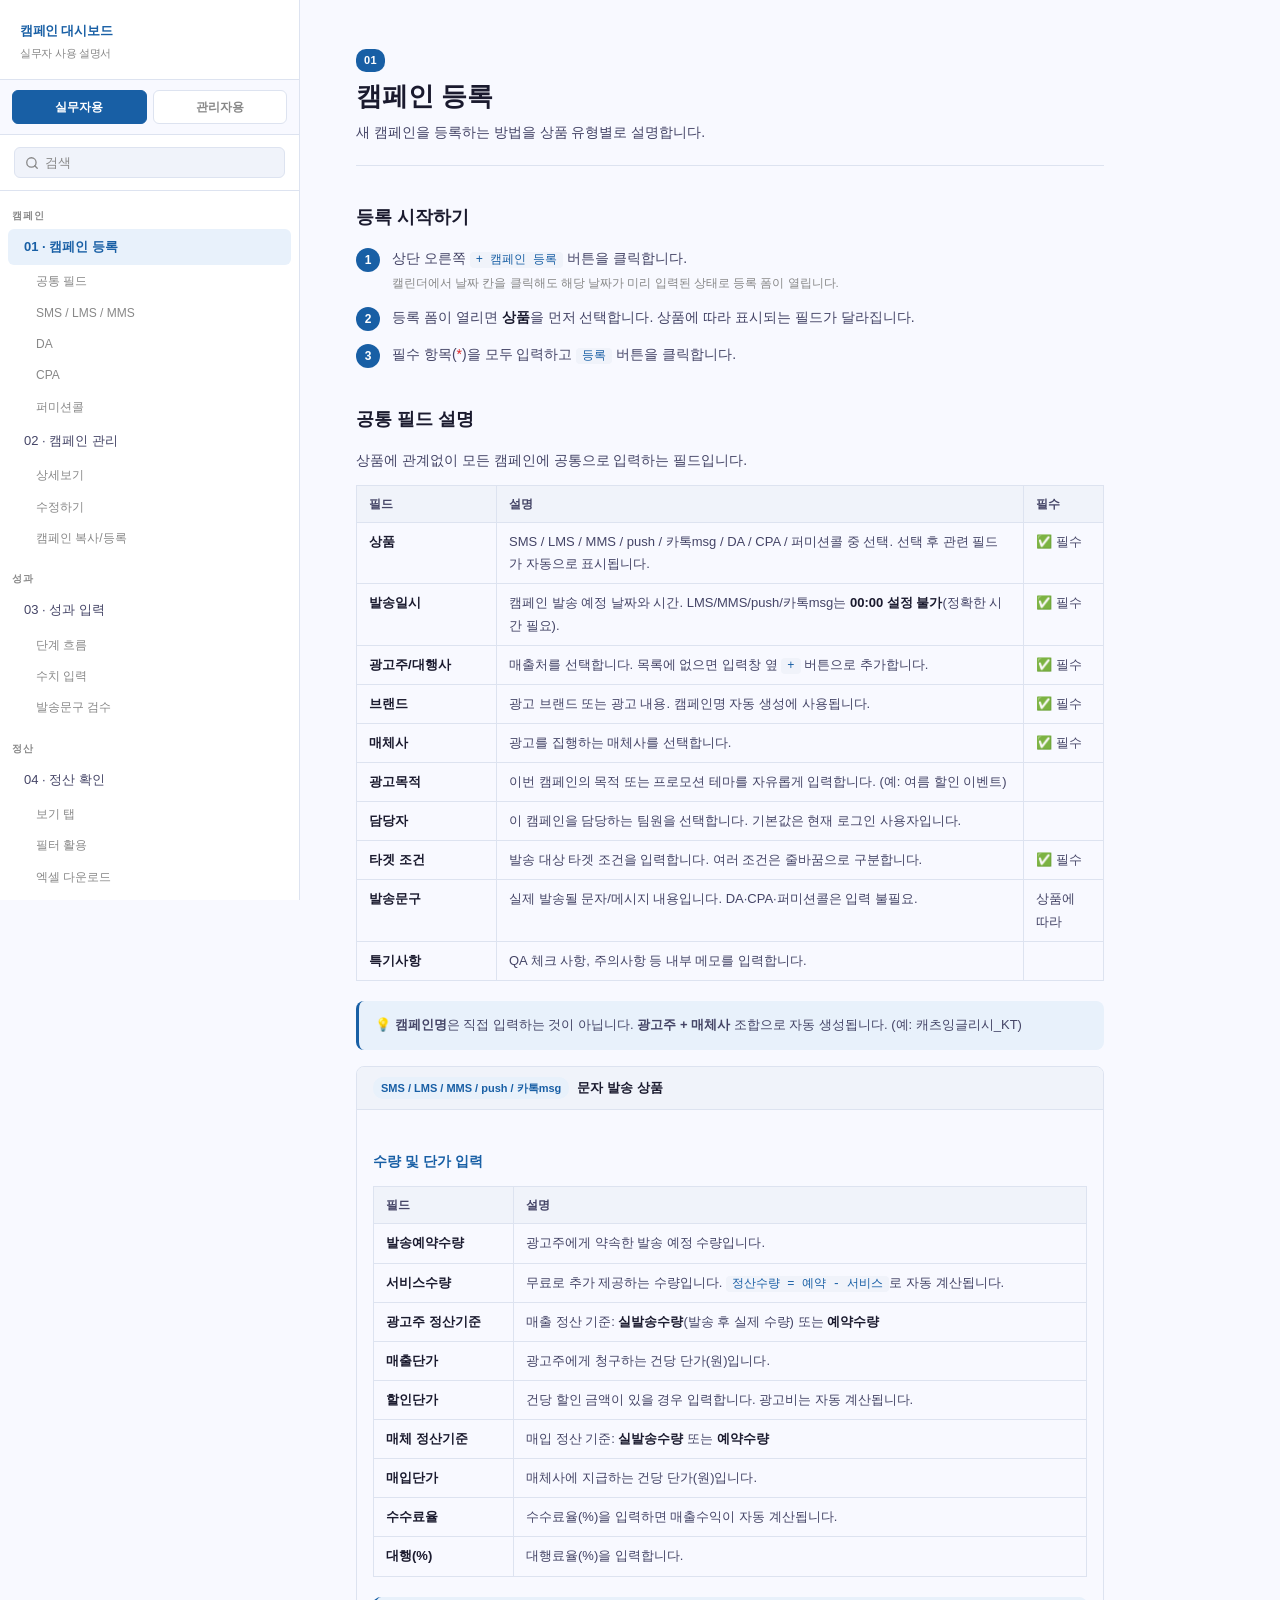
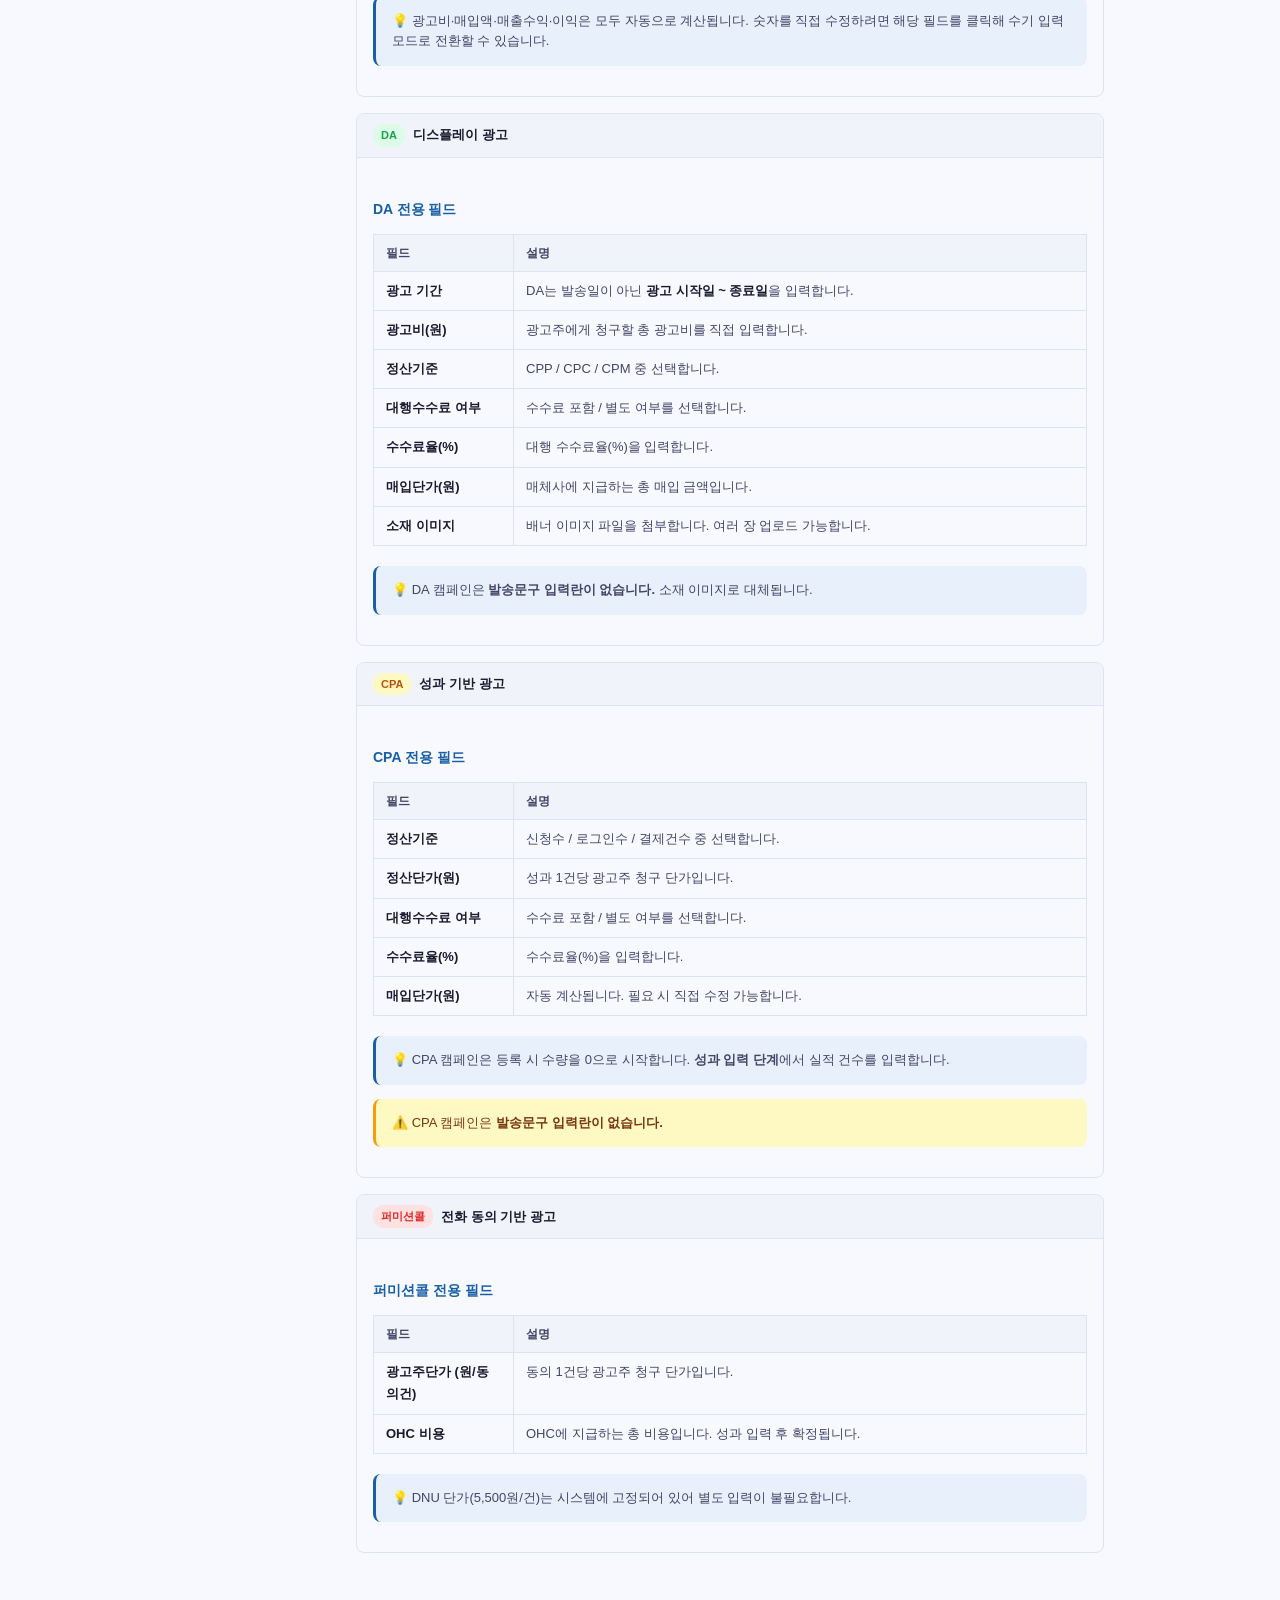
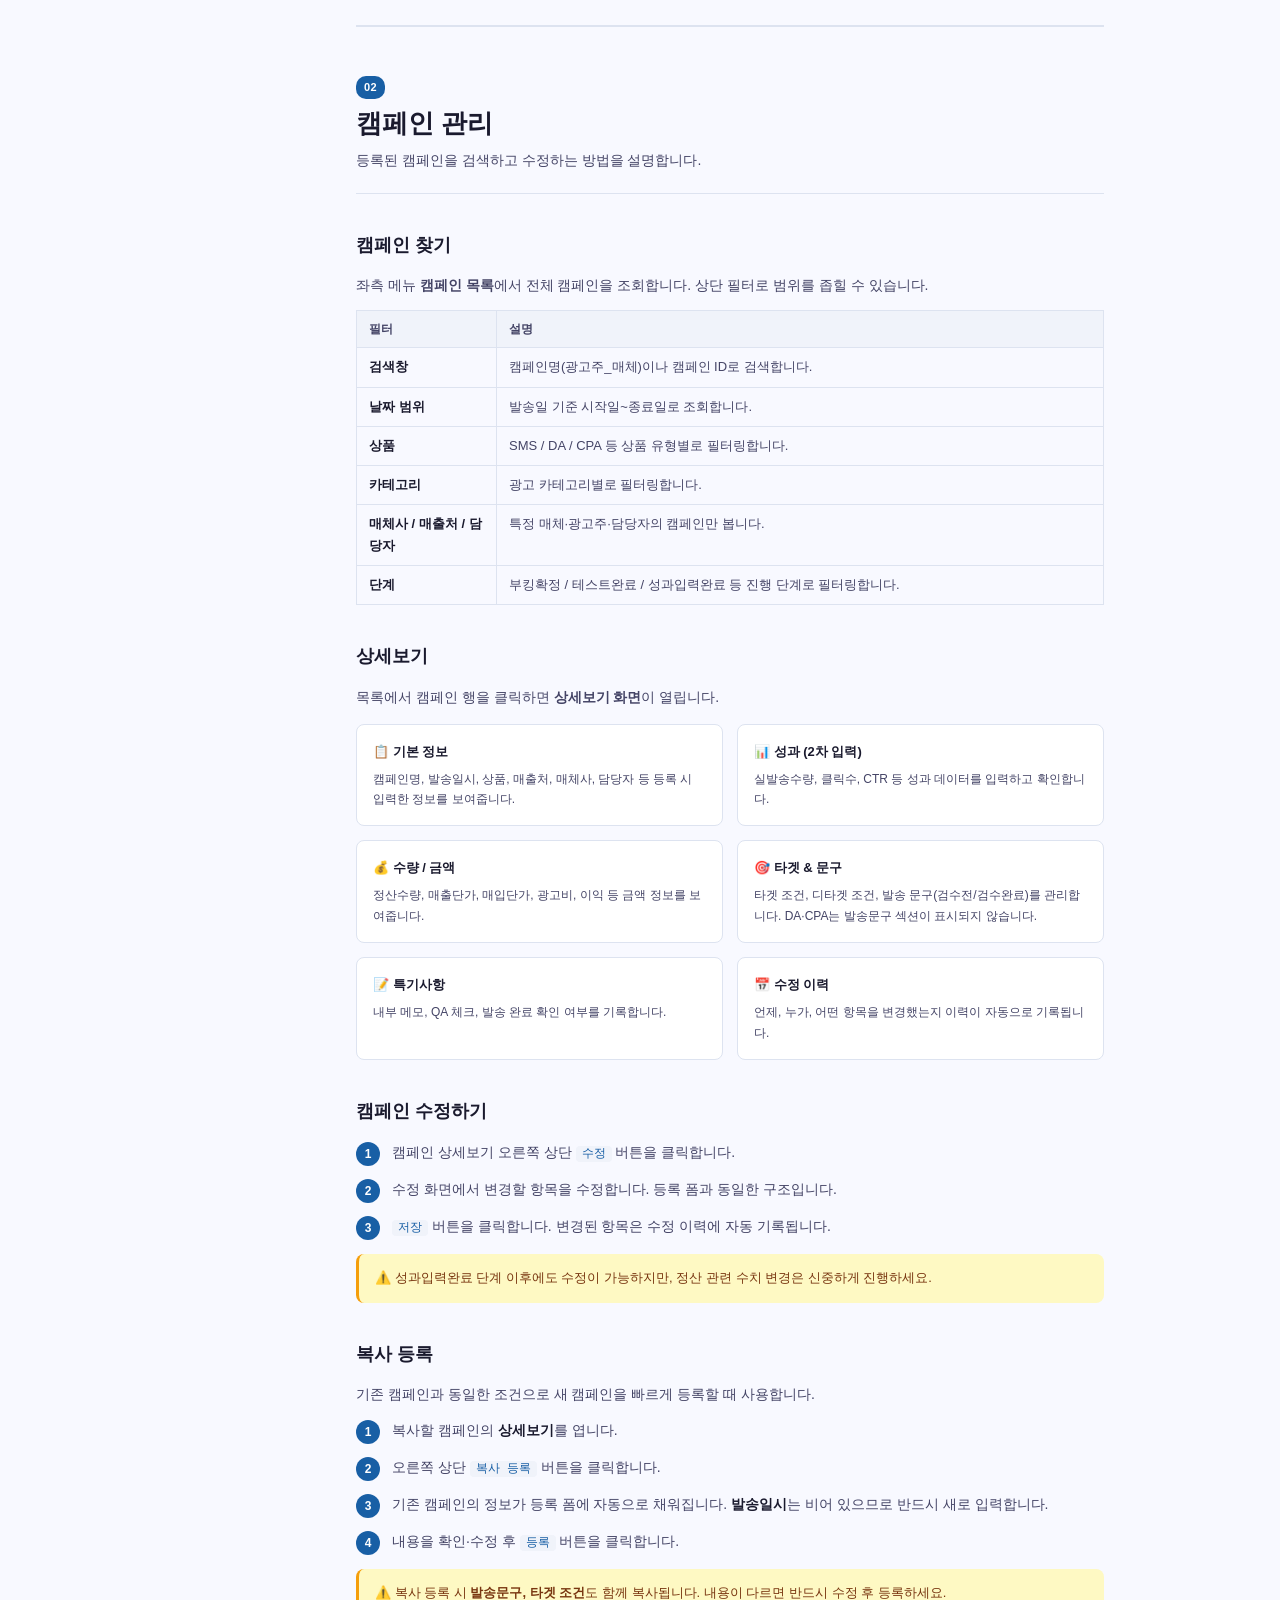
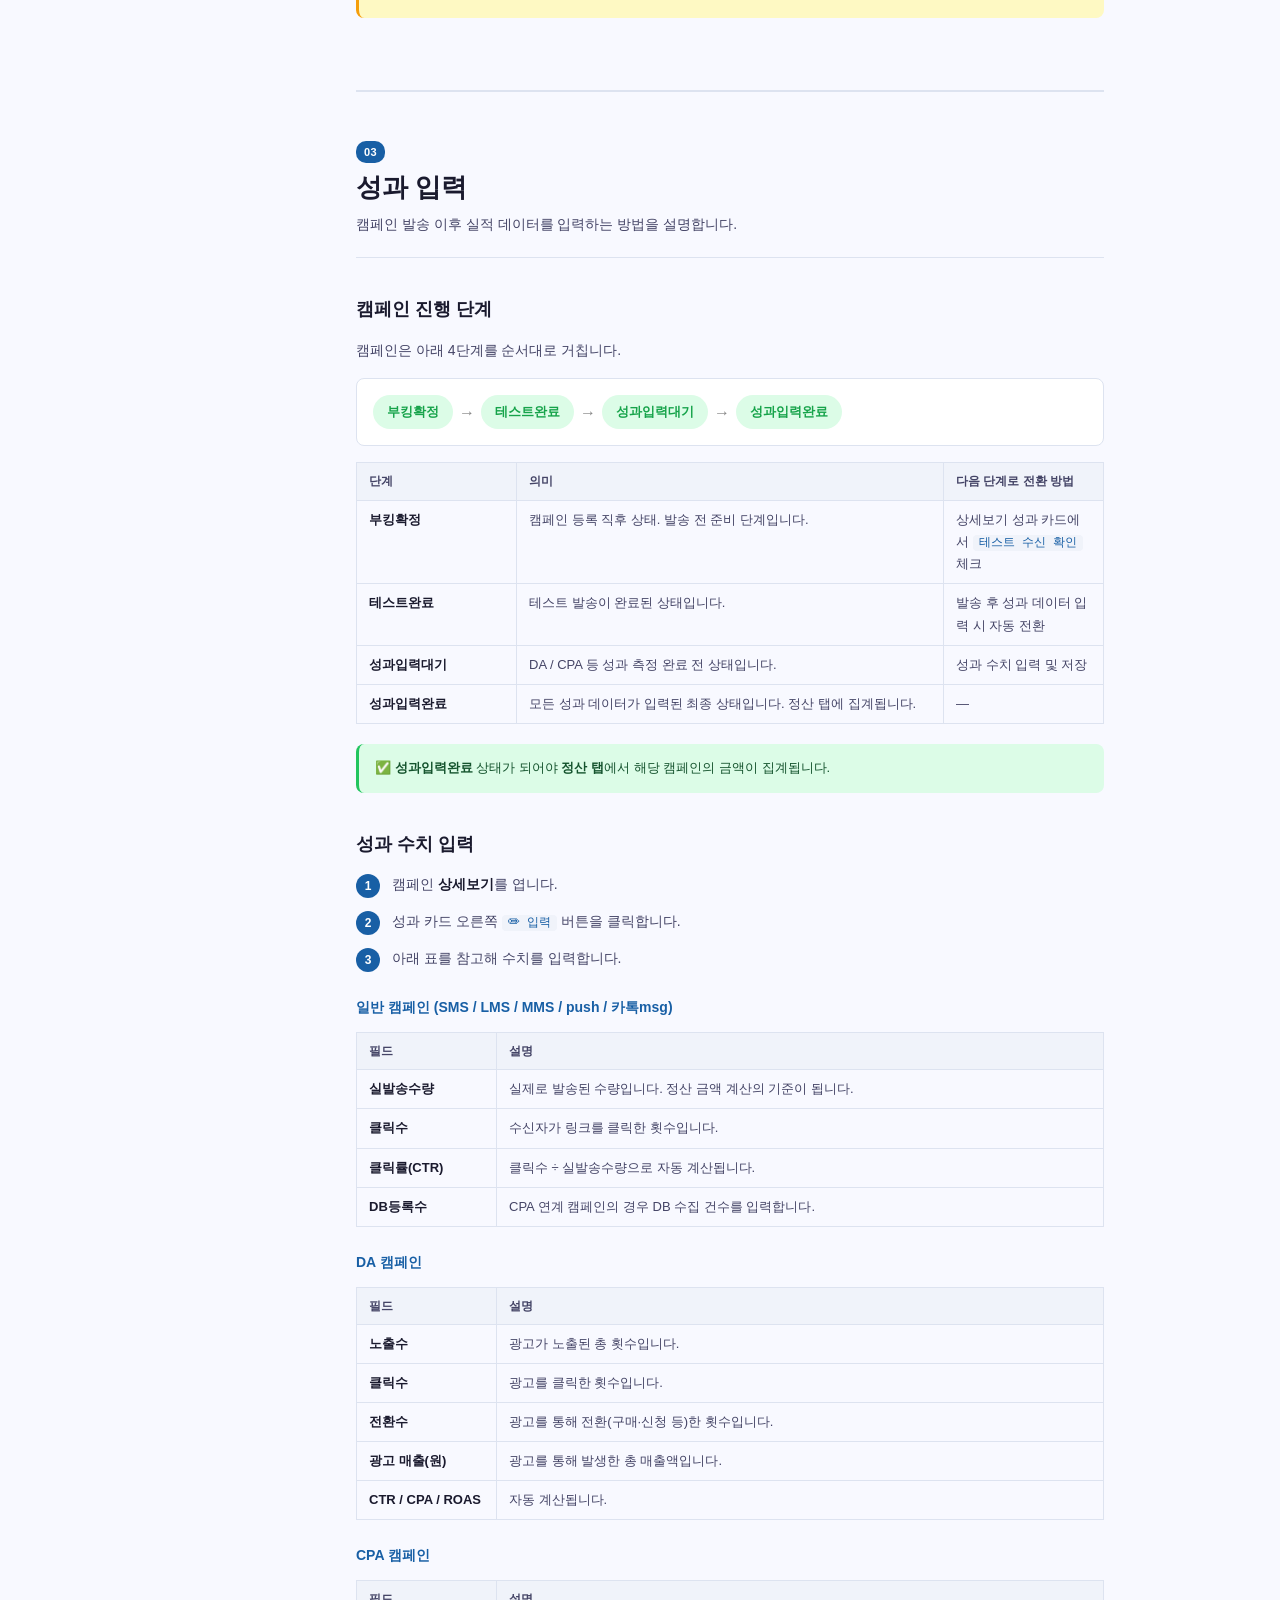
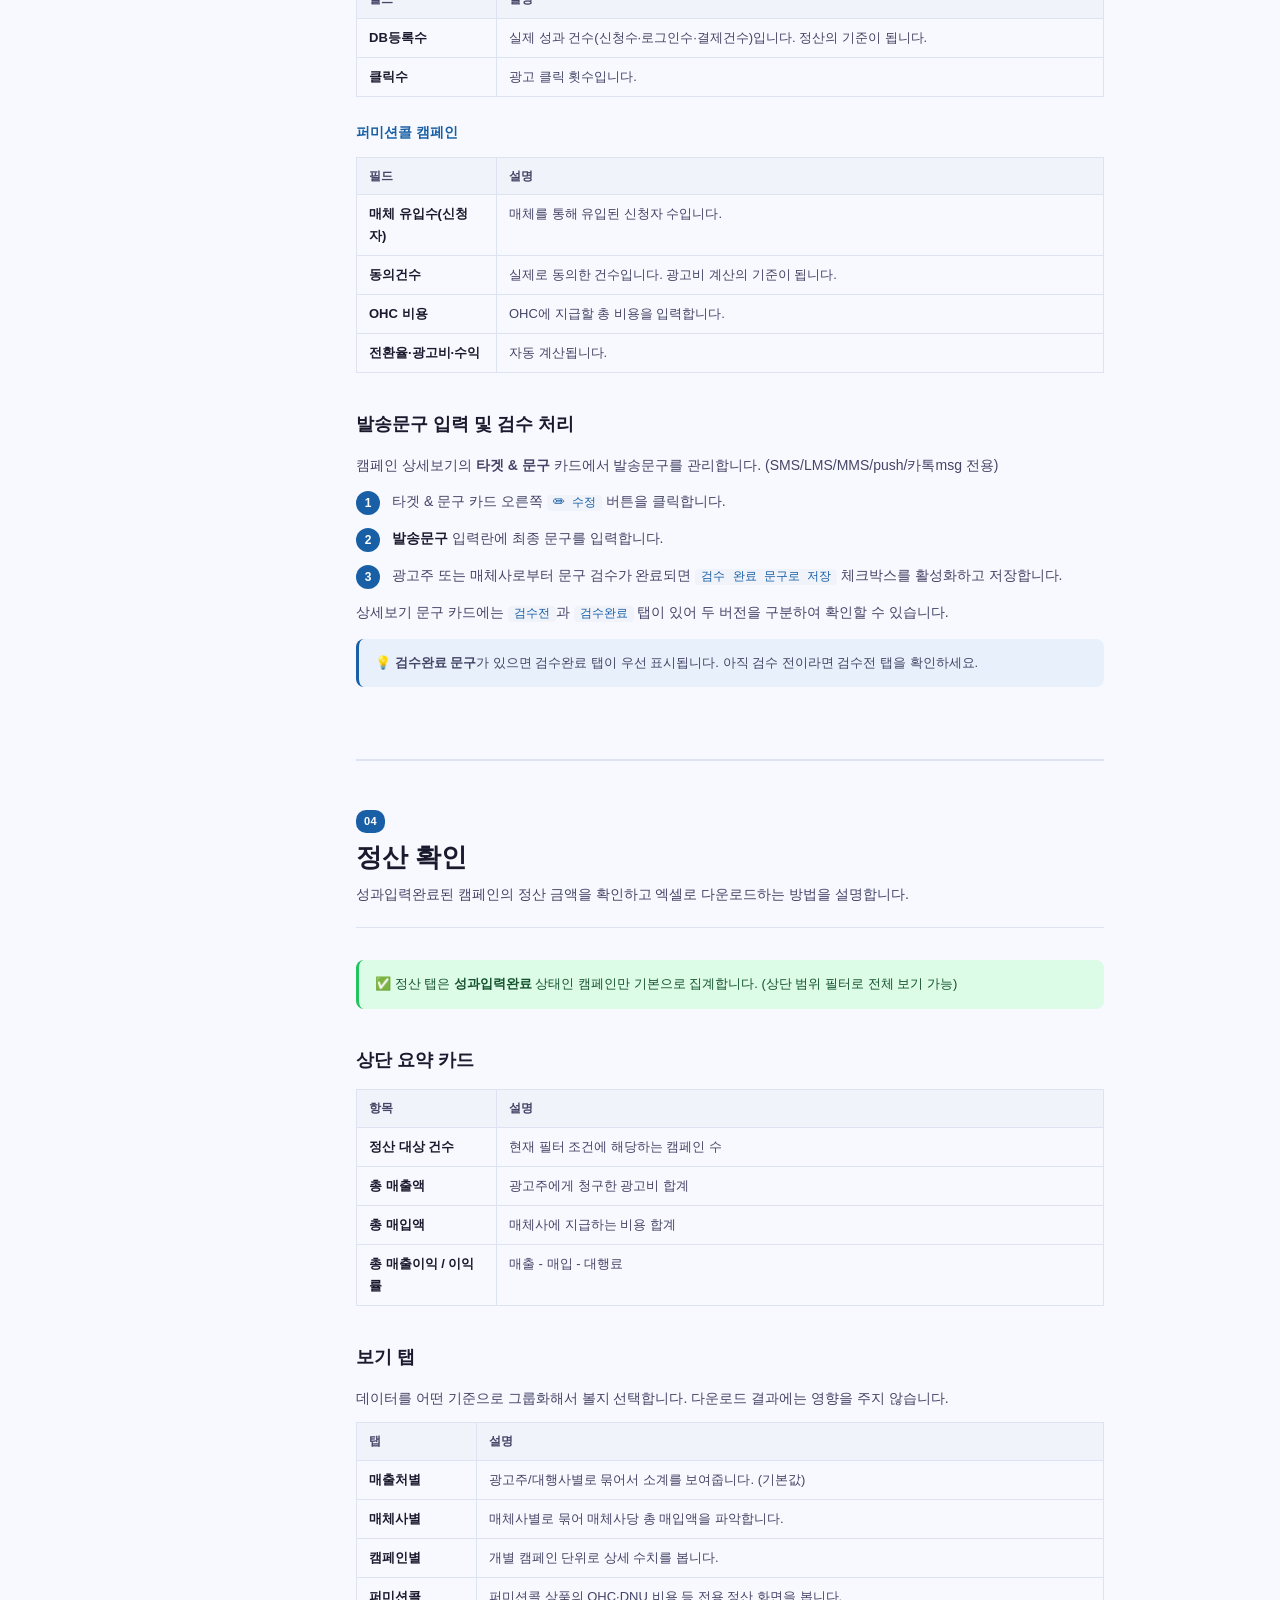
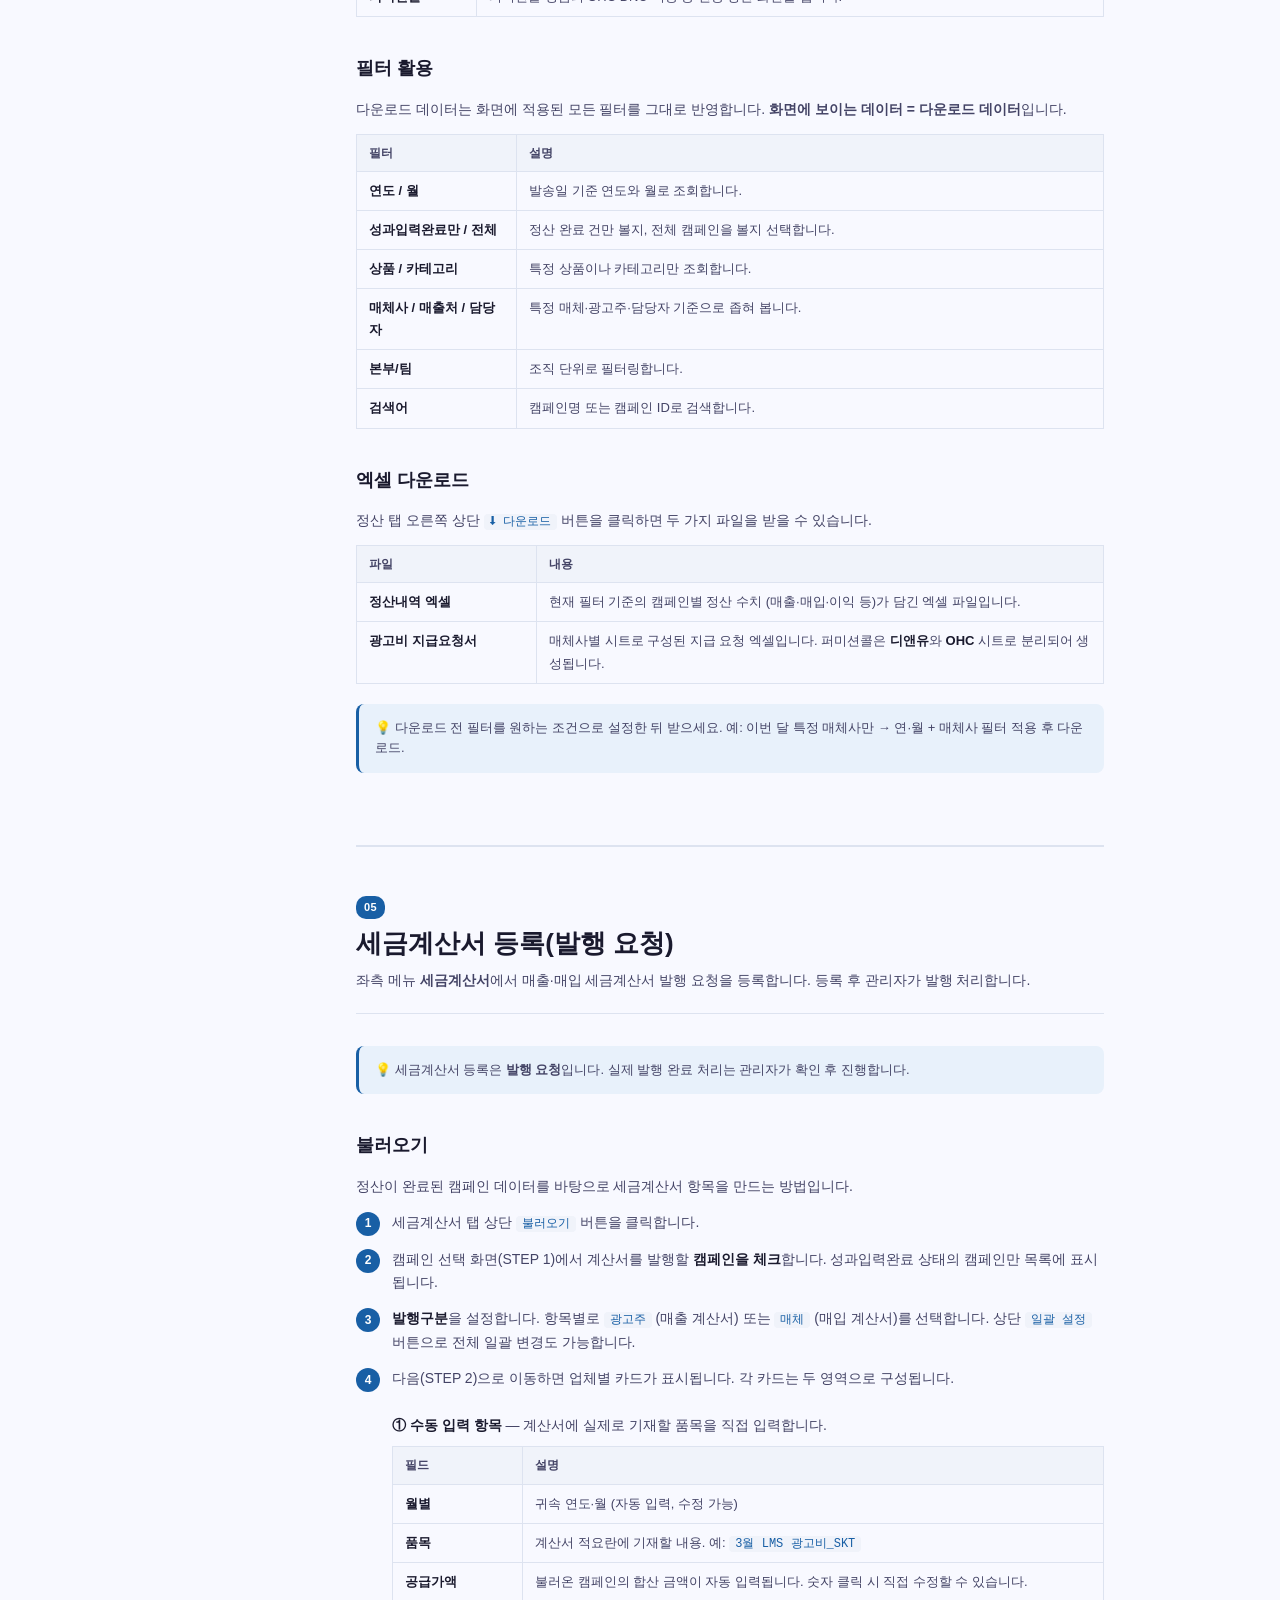
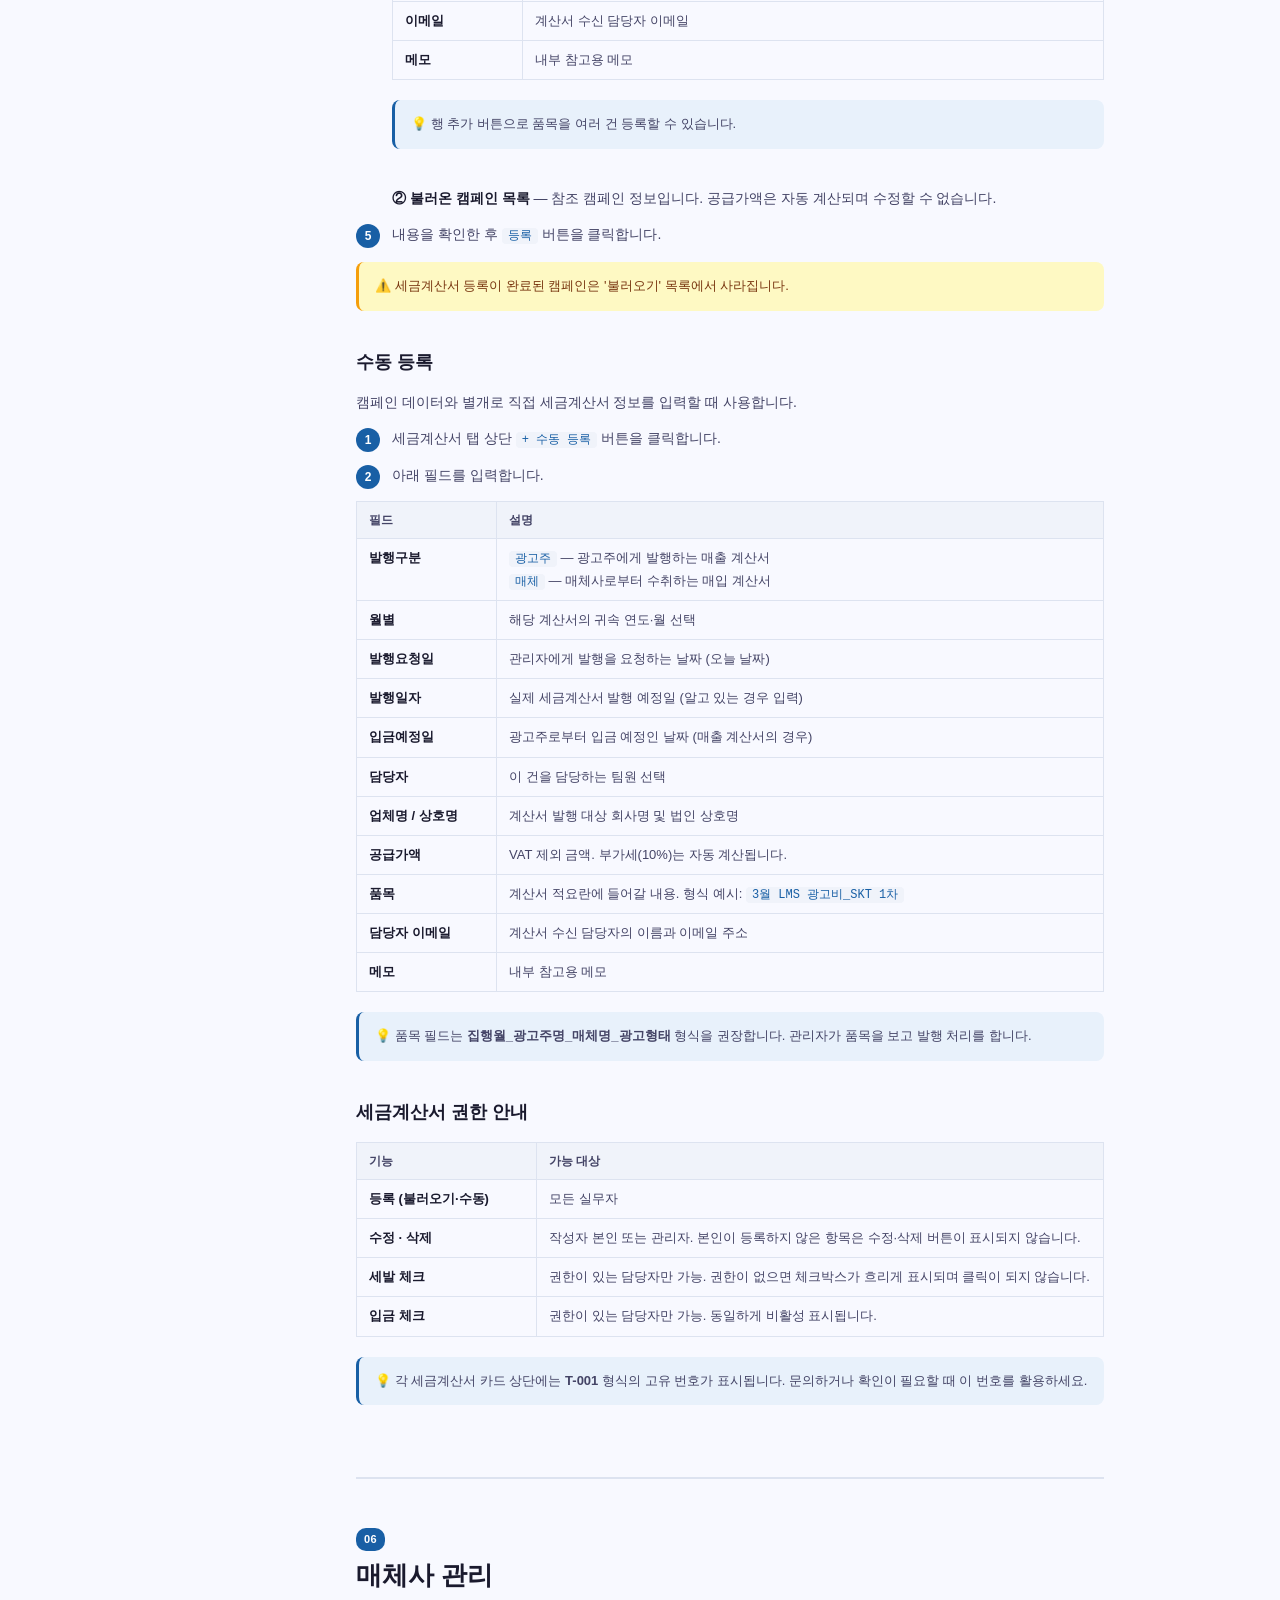
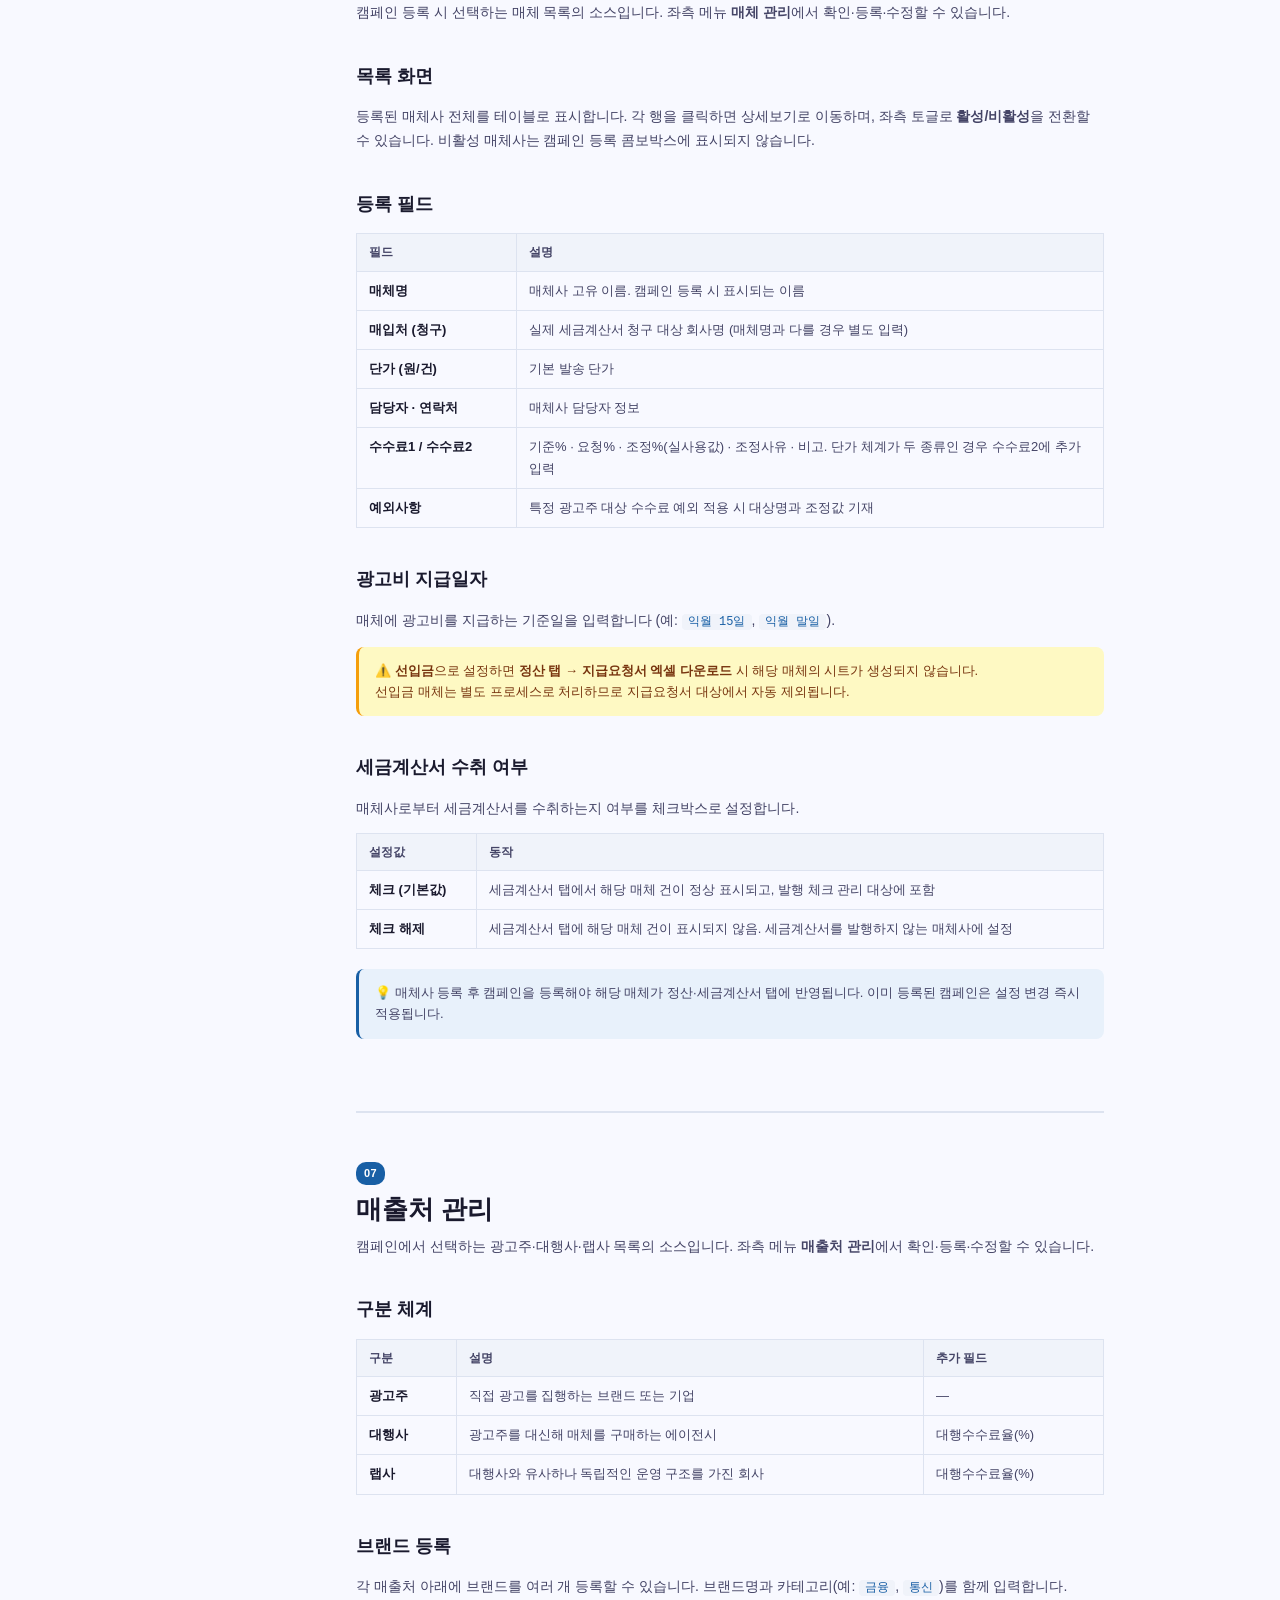
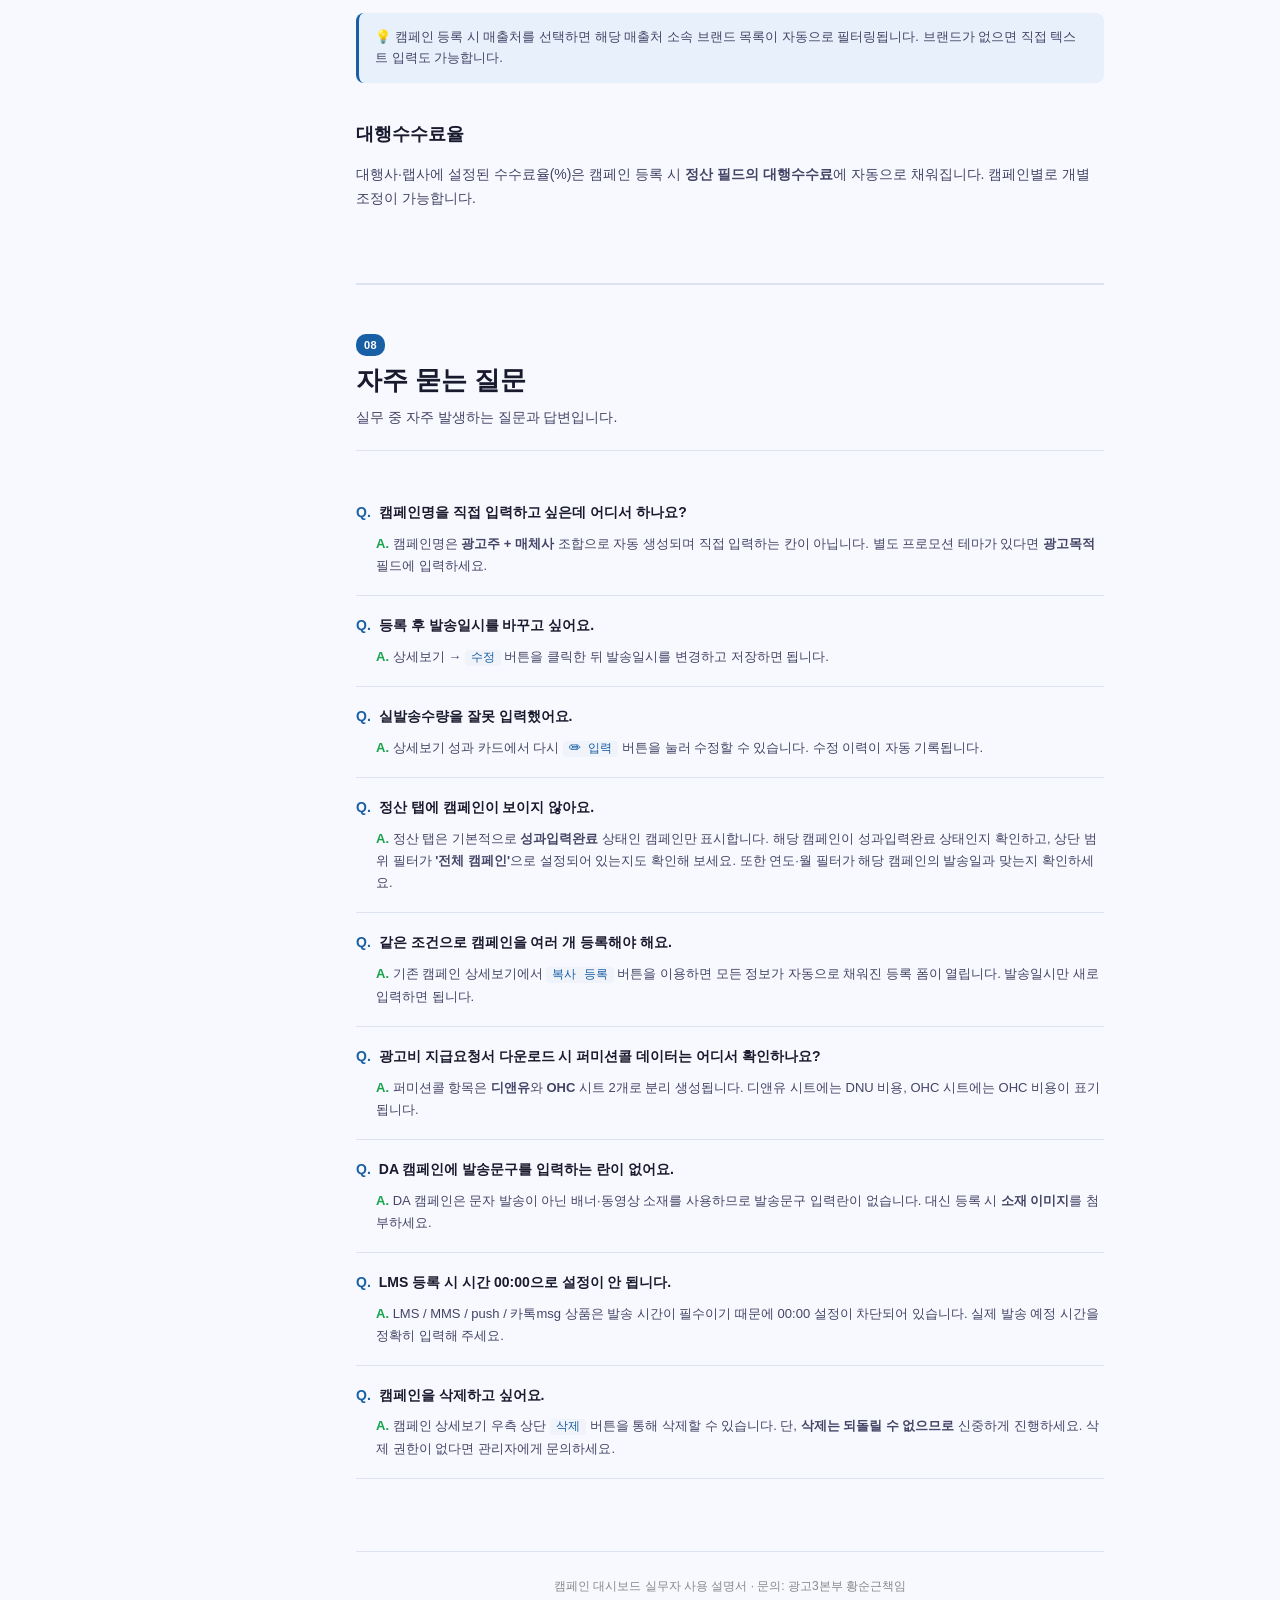
<file: manual.html>
<!DOCTYPE html>
<html lang="ko">
<head>
<meta charset="UTF-8">
<meta name="viewport" content="width=device-width, initial-scale=1.0">
<title>사용 설명서 — 캠페인 대시보드</title>
<style>
  :root {
    --primary: #185fa5;
    --primary-light: #e8f1fb;
    --green: #16a34a;
    --green-light: #dcfce7;
    --yellow: #b45309;
    --yellow-light: #fef9c3;
    --red: #dc2626;
    --red-light: #fee2e2;
    --text1: #1a1a2e;
    --text2: #444466;
    --text3: #888;
    --border: #dde3f0;
    --surface: #f8f9ff;
    --surface2: #f0f3fa;
    --white: #fff;
  }
  * { box-sizing: border-box; margin: 0; padding: 0; }
  body {
    font-family: 'Apple SD Gothic Neo', 'Noto Sans KR', sans-serif;
    color: var(--text1);
    background: var(--surface);
    display: flex;
    min-height: 100vh;
    font-size: 14px;
    line-height: 1.7;
  }

  /* 사이드바 */
  .sidebar {
    width: 300px;
    min-width: 300px;
    background: var(--white);
    border-right: 1px solid var(--border);
    position: sticky;
    top: 0;
    height: 100vh;
    overflow-y: auto;
    padding: 0 0 32px;
  }
  .sidebar-logo {
    padding: 20px 20px 16px;
    border-bottom: 1px solid var(--border);
    font-size: 13px;
    font-weight: 700;
    color: var(--primary);
    letter-spacing: -0.3px;
  }
  .sidebar-logo span { font-size: 11px; font-weight: 400; color: var(--text3); display: block; margin-top: 2px; }
  /* 역할 토글 */
  .role-toggle { display: flex; padding: 10px 12px; gap: 6px; border-bottom: 1px solid var(--border); background: var(--surface); }
  .role-btn {
    flex: 1; padding: 6px 0; font-size: 12px; font-weight: 600;
    border: 1px solid var(--border); border-radius: 6px; cursor: pointer;
    text-align: center; text-decoration: none; color: var(--text3);
    background: var(--white); transition: all 0.15s;
  }
  .role-btn:hover { border-color: var(--primary); color: var(--primary); }
  .role-btn.active { background: var(--primary); border-color: var(--primary); color: #fff; }
  /* 사이드바 검색 */
  .sidebar-search {
    padding: 12px 14px;
    border-bottom: 1px solid var(--border);
    position: relative;
  }
  .sidebar-search-wrap {
    display: flex;
    align-items: center;
    background: var(--surface2);
    border: 1px solid var(--border);
    border-radius: 6px;
    padding: 0 10px;
    gap: 6px;
    transition: border-color 0.15s;
  }
  .sidebar-search-wrap:focus-within {
    border-color: var(--primary);
    background: var(--white);
  }
  .sidebar-search-wrap svg { flex-shrink: 0; color: var(--text3); }
  .sidebar-search-wrap input {
    flex: 1;
    border: none;
    background: transparent;
    font-size: 13px;
    color: var(--text1);
    padding: 7px 0;
    outline: none;
    min-width: 0;
  }
  .sidebar-search-wrap input::placeholder { color: var(--text3); }
  /* 검색 드롭다운 */
  .search-dropdown {
    position: fixed;
    width: 272px;
    background: var(--white);
    border: 1px solid var(--border);
    border-radius: 8px;
    box-shadow: 0 8px 24px rgba(0,0,0,.14);
    max-height: 420px;
    overflow-y: auto;
    z-index: 200;
    margin-top: 4px;
  }
  .search-card {
    padding: 10px 14px;
    border-bottom: 1px solid var(--border);
    cursor: pointer;
    transition: background 0.1s;
  }
  .search-card:last-child { border-bottom: none; }
  .search-card:hover, .search-card.s-active { background: var(--primary-light); }
  .search-card-section { font-size: 10px; color: var(--text3); margin-bottom: 2px; letter-spacing: 0.3px; }
  .search-card-heading { font-size: 13px; font-weight: 600; color: var(--text1); margin-bottom: 4px; }
  .search-card-excerpt { font-size: 12px; color: var(--text2); line-height: 1.5; }
  .search-no-result { padding: 20px; text-align: center; color: var(--text3); font-size: 13px; }
  mark.search-hl { background: #fef08a; color: var(--text1); border-radius: 2px; padding: 0 1px; }

  .nav-section { padding: 16px 12px 4px; font-size: 10px; font-weight: 700; color: var(--text3); letter-spacing: 0.8px; text-transform: uppercase; }
  .nav-item {
    display: block;
    padding: 7px 16px;
    font-size: 13px;
    color: var(--text2);
    text-decoration: none;
    border-radius: 6px;
    margin: 1px 8px;
    transition: background 0.15s;
  }
  .nav-item:hover { background: var(--surface); color: var(--primary); }
  .nav-item.active { background: var(--primary-light); color: var(--primary); font-weight: 600; }
  .nav-sub {
    display: block;
    padding: 5px 16px 5px 28px;
    font-size: 12px;
    color: var(--text3);
    text-decoration: none;
    border-radius: 6px;
    margin: 1px 8px;
    transition: background 0.15s;
  }
  .nav-sub:hover { background: var(--surface); color: var(--primary); }

  /* 본문 */
  .main {
    flex: 1;
    max-width: 860px;
    padding: 48px 56px;
    overflow-x: hidden;
  }

  /* 섹션 */
  .section { margin-bottom: 72px; scroll-margin-top: 32px; }
  .section-num {
    display: inline-block;
    background: var(--primary);
    color: #fff;
    font-size: 11px;
    font-weight: 700;
    padding: 2px 8px;
    border-radius: 10px;
    margin-bottom: 8px;
    letter-spacing: 0.5px;
  }
  h1 { font-size: 26px; font-weight: 800; color: var(--text1); margin-bottom: 8px; line-height: 1.3; }
  .section-desc { font-size: 14px; color: var(--text2); margin-bottom: 32px; border-bottom: 1px solid var(--border); padding-bottom: 20px; }
  h2 { font-size: 18px; font-weight: 700; color: var(--text1); margin: 36px 0 14px; }
  h3 { font-size: 14px; font-weight: 700; color: var(--primary); margin: 24px 0 10px; }
  p { margin-bottom: 12px; color: var(--text2); }

  /* 표 */
  table { width: 100%; border-collapse: collapse; margin: 12px 0 20px; font-size: 13px; }
  th { background: var(--surface2); padding: 8px 12px; text-align: left; font-weight: 600; color: var(--text2); border: 1px solid var(--border); font-size: 12px; }
  td { padding: 8px 12px; border: 1px solid var(--border); color: var(--text2); vertical-align: top; }
  td strong { color: var(--text1); }
  tr:hover td { background: #fafbff; }

  /* 단계 */
  .steps { list-style: none; margin: 12px 0; }
  .steps li {
    display: flex;
    gap: 12px;
    margin-bottom: 12px;
    align-items: flex-start;
  }
  .step-num {
    min-width: 24px;
    height: 24px;
    background: var(--primary);
    color: #fff;
    border-radius: 50%;
    font-size: 12px;
    font-weight: 700;
    display: flex;
    align-items: center;
    justify-content: center;
    margin-top: 1px;
  }
  .step-content { flex: 1; color: var(--text2); }
  .step-content strong { color: var(--text1); }

  /* 칩/배지 */
  .badge {
    display: inline-block;
    padding: 2px 8px;
    border-radius: 10px;
    font-size: 11px;
    font-weight: 600;
    vertical-align: middle;
  }
  .badge-blue { background: var(--primary-light); color: var(--primary); }
  .badge-green { background: var(--green-light); color: var(--green); }
  .badge-yellow { background: var(--yellow-light); color: var(--yellow); }
  .badge-red { background: var(--red-light); color: var(--red); }

  /* 알림 박스 */
  .box {
    border-radius: 8px;
    padding: 14px 16px;
    margin: 14px 0;
    font-size: 13px;
    line-height: 1.6;
  }
  .box-tip { background: var(--primary-light); border-left: 3px solid var(--primary); color: var(--text2); }
  .box-tip::before { content: '💡 '; font-style: normal; }
  .box-warn { background: var(--yellow-light); border-left: 3px solid #f59e0b; color: #78350f; }
  .box-warn::before { content: '⚠️ '; font-style: normal; }
  .box-ok { background: var(--green-light); border-left: 3px solid #22c55e; color: #14532d; }
  .box-ok::before { content: '✅ '; font-style: normal; }

  /* 플로우 다이어그램 */
  .flow {
    display: flex;
    align-items: center;
    gap: 6px;
    flex-wrap: wrap;
    margin: 16px 0;
    padding: 16px;
    background: var(--white);
    border: 1px solid var(--border);
    border-radius: 8px;
  }
  .flow-step {
    background: var(--primary-light);
    color: var(--primary);
    padding: 6px 14px;
    border-radius: 20px;
    font-size: 13px;
    font-weight: 600;
    white-space: nowrap;
  }
  .flow-step.done { background: var(--green-light); color: var(--green); }
  .flow-arrow { color: var(--text3); font-size: 16px; }

  /* 카드 그리드 */
  .card-grid { display: grid; grid-template-columns: 1fr 1fr; gap: 14px; margin: 14px 0; }
  .card {
    background: var(--white);
    border: 1px solid var(--border);
    border-radius: 8px;
    padding: 16px;
  }
  .card h4 { font-size: 13px; font-weight: 700; color: var(--text1); margin-bottom: 6px; }
  .card p { font-size: 12px; margin: 0; }

  /* 제품 탭 */
  .product-section {
    border: 1px solid var(--border);
    border-radius: 8px;
    margin: 16px 0;
    overflow: hidden;
  }
  .product-header {
    background: var(--surface2);
    padding: 10px 16px;
    font-size: 13px;
    font-weight: 700;
    color: var(--text1);
    border-bottom: 1px solid var(--border);
    display: flex;
    align-items: center;
    gap: 8px;
  }
  .product-body { padding: 16px; }

  /* 코드 스타일 */
  code {
    background: var(--surface2);
    padding: 1px 6px;
    border-radius: 4px;
    font-family: 'SF Mono', 'Menlo', monospace;
    font-size: 12px;
    color: var(--primary);
  }

  /* FAQ */
  .faq-item { border-bottom: 1px solid var(--border); padding: 18px 0; }
  .faq-q { font-weight: 700; color: var(--text1); margin-bottom: 8px; display: flex; gap: 8px; }
  .faq-q::before { content: 'Q.'; color: var(--primary); font-weight: 800; }
  .faq-a { color: var(--text2); font-size: 13px; padding-left: 20px; }
  .faq-a::before { content: 'A. '; color: var(--green); font-weight: 700; }

  /* 상단 헤더 */
  .doc-header {
    background: var(--white);
    border-bottom: 1px solid var(--border);
    padding: 14px 56px;
    display: flex;
    align-items: center;
    justify-content: space-between;
    position: sticky;
    top: 0;
    z-index: 10;
    display: none;
  }

  ul { padding-left: 20px; margin-bottom: 12px; }
  ul li { color: var(--text2); margin-bottom: 4px; font-size: 13px; }

  hr.section-divider { border: none; border-top: 2px solid var(--border); margin: 48px 0; }

  @media print {
    .sidebar { display: none; }
    .main { max-width: 100%; padding: 24px; }
  }
</style>
</head>
<body>

<!-- 사이드바 -->
<nav class="sidebar">
  <div class="sidebar-logo">
    캠페인 대시보드
    <span>실무자 사용 설명서</span>
  </div>

  <div class="role-toggle">
    <a href="manual.html" class="role-btn active">실무자용</a>
    <a href="manager_manual.html" class="role-btn">관리자용</a>
  </div>

  <div class="sidebar-search">
    <div class="sidebar-search-wrap">
      <svg width="14" height="14" viewBox="0 0 24 24" fill="none" stroke="currentColor" stroke-width="2.2" stroke-linecap="round" stroke-linejoin="round">
        <circle cx="11" cy="11" r="8"/><line x1="21" y1="21" x2="16.65" y2="16.65"/>
      </svg>
      <input id="manual-search" type="text" placeholder="검색" autocomplete="off">
      <button id="search-clear" style="display:none;background:none;border:none;cursor:pointer;color:var(--text3);font-size:15px;padding:0;line-height:1;flex-shrink:0;">✕</button>
    </div>
    <div id="search-dropdown" class="search-dropdown" style="display:none;"></div>
  </div>

  <div class="nav-section">캠페인</div>
  <a href="#register" class="nav-item">01 · 캠페인 등록</a>
  <a href="#reg-common" class="nav-sub">공통 필드</a>
  <a href="#reg-sms" class="nav-sub">SMS / LMS / MMS</a>
  <a href="#reg-da" class="nav-sub">DA </a>
  <a href="#reg-cpa" class="nav-sub">CPA</a>
  <a href="#reg-pc" class="nav-sub">퍼미션콜</a>
  <a href="#manage" class="nav-item">02 · 캠페인 관리</a>
  <a href="#detail" class="nav-sub">상세보기</a>
  <a href="#edit" class="nav-sub">수정하기</a>
  <a href="#copy" class="nav-sub">캠페인 복사/등록</a>

  <div class="nav-section">성과</div>
  <a href="#perf" class="nav-item">03 · 성과 입력</a>
  <a href="#perf-flow" class="nav-sub">단계 흐름</a>
  <a href="#perf-input" class="nav-sub">수치 입력</a>
  <a href="#perf-msg" class="nav-sub">발송문구 검수</a>

  <div class="nav-section">정산</div>
  <a href="#settlement" class="nav-item">04 · 정산 확인</a>
  <a href="#stl-view" class="nav-sub">보기 탭</a>
  <a href="#stl-filter" class="nav-sub">필터 활용</a>
  <a href="#stl-download" class="nav-sub">엑셀 다운로드</a>

  <div class="nav-section">기타</div>
  <a href="#tax" class="nav-item">05 · 세금계산서 등록(발행요청)</a>
  <a href="#tax-import" class="nav-sub">불러오기 (자동 생성)</a>
  <a href="#tax-manual" class="nav-sub">수동 등록</a>
  <a href="#media" class="nav-item">06 · 매체사 관리</a>
  <a href="#media-payday" class="nav-sub">광고비 지급일자</a>
  <a href="#media-tax" class="nav-sub">세금계산서 수취 여부</a>
  <a href="#seller" class="nav-item">07 · 매출처 관리</a>
  <a href="#faq" class="nav-item">08 · 자주 묻는 질문</a>
</nav>

<!-- 본문 -->
<main class="main">

  <!-- ───────────────────────────────── 01 캠페인 등록 -->
  <section class="section" id="register">
    <div class="section-num">01</div>
    <h1>캠페인 등록</h1>
    <p class="section-desc">새 캠페인을 등록하는 방법을 상품 유형별로 설명합니다.</p>

    <h2>등록 시작하기</h2>
    <ol class="steps">
      <li>
        <div class="step-num">1</div>
        <div class="step-content">상단 오른쪽 <code>+ 캠페인 등록</code> 버튼을 클릭합니다.<br>
        <small style="color:var(--text3);">캘린더에서 날짜 칸을 클릭해도 해당 날짜가 미리 입력된 상태로 등록 폼이 열립니다.</small></div>
      </li>
      <li>
        <div class="step-num">2</div>
        <div class="step-content">등록 폼이 열리면 <strong>상품</strong>을 먼저 선택합니다. 상품에 따라 표시되는 필드가 달라집니다.</div>
      </li>
      <li>
        <div class="step-num">3</div>
        <div class="step-content">필수 항목(<span style="color:#dc2626;">*</span>)을 모두 입력하고 <code>등록</code> 버튼을 클릭합니다.</div>
      </li>
    </ol>

    <!-- 공통 필드 -->
    <h2 id="reg-common">공통 필드 설명</h2>
    <p>상품에 관계없이 모든 캠페인에 공통으로 입력하는 필드입니다.</p>
    <table>
      <thead><tr><th style="width:140px;">필드</th><th>설명</th><th style="width:80px;">필수</th></tr></thead>
      <tbody>
        <tr><td><strong>상품</strong></td><td>SMS / LMS / MMS / push / 카톡msg / DA / CPA / 퍼미션콜 중 선택. 선택 후 관련 필드가 자동으로 표시됩니다.</td><td>✅ 필수</td></tr>
        <tr><td><strong>발송일시</strong></td><td>캠페인 발송 예정 날짜와 시간. LMS/MMS/push/카톡msg는 <strong>00:00 설정 불가</strong>(정확한 시간 필요).</td><td>✅ 필수</td></tr>
        <tr><td><strong>광고주/대행사</strong></td><td>매출처를 선택합니다. 목록에 없으면 입력창 옆 <code>+</code> 버튼으로 추가합니다.</td><td>✅ 필수</td></tr>
        <tr><td><strong>브랜드</strong></td><td>광고 브랜드 또는 광고 내용. 캠페인명 자동 생성에 사용됩니다.</td><td>✅ 필수</td></tr>
        <tr><td><strong>매체사</strong></td><td>광고를 집행하는 매체사를 선택합니다.</td><td>✅ 필수</td></tr>
        <tr><td><strong>광고목적</strong></td><td>이번 캠페인의 목적 또는 프로모션 테마를 자유롭게 입력합니다. (예: 여름 할인 이벤트)</td><td></td></tr>
        <tr><td><strong>담당자</strong></td><td>이 캠페인을 담당하는 팀원을 선택합니다. 기본값은 현재 로그인 사용자입니다.</td><td></td></tr>
        <tr><td><strong>타겟 조건</strong></td><td>발송 대상 타겟 조건을 입력합니다. 여러 조건은 줄바꿈으로 구분합니다.</td><td>✅ 필수</td></tr>
        <tr><td><strong>발송문구</strong></td><td>실제 발송될 문자/메시지 내용입니다. DA·CPA·퍼미션콜은 입력 불필요.</td><td>상품에 따라</td></tr>
        <tr><td><strong>특기사항</strong></td><td>QA 체크 사항, 주의사항 등 내부 메모를 입력합니다.</td><td></td></tr>
      </tbody>
    </table>

    <div class="box box-tip"><strong>캠페인명</strong>은 직접 입력하는 것이 아닙니다. <strong>광고주 + 매체사</strong> 조합으로 자동 생성됩니다. (예: 캐츠잉글리시_KT)</div>

    <!-- SMS/LMS/MMS -->
    <div class="product-section" id="reg-sms">
      <div class="product-header">
        <span class="badge badge-blue">SMS / LMS / MMS / push / 카톡msg</span>
        문자 발송 상품
      </div>
      <div class="product-body">
        <h3>수량 및 단가 입력</h3>
        <table>
          <thead><tr><th style="width:140px;">필드</th><th>설명</th></tr></thead>
          <tbody>
            <tr><td><strong>발송예약수량</strong></td><td>광고주에게 약속한 발송 예정 수량입니다.</td></tr>
            <tr><td><strong>서비스수량</strong></td><td>무료로 추가 제공하는 수량입니다. <code>정산수량 = 예약 - 서비스</code>로 자동 계산됩니다.</td></tr>
            <tr><td><strong>광고주 정산기준</strong></td><td>매출 정산 기준: <strong>실발송수량</strong>(발송 후 실제 수량) 또는 <strong>예약수량</strong></td></tr>
            <tr><td><strong>매출단가</strong></td><td>광고주에게 청구하는 건당 단가(원)입니다.</td></tr>
            <tr><td><strong>할인단가</strong></td><td>건당 할인 금액이 있을 경우 입력합니다. 광고비는 자동 계산됩니다.</td></tr>
            <tr><td><strong>매체 정산기준</strong></td><td>매입 정산 기준: <strong>실발송수량</strong> 또는 <strong>예약수량</strong></td></tr>
            <tr><td><strong>매입단가</strong></td><td>매체사에 지급하는 건당 단가(원)입니다.</td></tr>
            <tr><td><strong>수수료율</strong></td><td>수수료율(%)을 입력하면 매출수익이 자동 계산됩니다.</td></tr>
            <tr><td><strong>대행(%)</strong></td><td>대행료율(%)을 입력합니다.</td></tr>
          </tbody>
        </table>
        <div class="box box-tip">광고비·매입액·매출수익·이익은 모두 자동으로 계산됩니다. 숫자를 직접 수정하려면 해당 필드를 클릭해 수기 입력 모드로 전환할 수 있습니다.</div>
      </div>
    </div>

    <!-- DA -->
    <div class="product-section" id="reg-da" style="margin-top:16px;">
      <div class="product-header">
        <span class="badge badge-green">DA</span>
        디스플레이 광고
      </div>
      <div class="product-body">
        <h3>DA 전용 필드</h3>
        <table>
          <thead><tr><th style="width:140px;">필드</th><th>설명</th></tr></thead>
          <tbody>
            <tr><td><strong>광고 기간</strong></td><td>DA는 발송일이 아닌 <strong>광고 시작일 ~ 종료일</strong>을 입력합니다.</td></tr>
            <tr><td><strong>광고비(원)</strong></td><td>광고주에게 청구할 총 광고비를 직접 입력합니다.</td></tr>
            <tr><td><strong>정산기준</strong></td><td>CPP / CPC / CPM 중 선택합니다.</td></tr>
            <tr><td><strong>대행수수료 여부</strong></td><td>수수료 포함 / 별도 여부를 선택합니다.</td></tr>
            <tr><td><strong>수수료율(%)</strong></td><td>대행 수수료율(%)을 입력합니다.</td></tr>
            <tr><td><strong>매입단가(원)</strong></td><td>매체사에 지급하는 총 매입 금액입니다.</td></tr>
            <tr><td><strong>소재 이미지</strong></td><td>배너 이미지 파일을 첨부합니다. 여러 장 업로드 가능합니다.</td></tr>
          </tbody>
        </table>
        <div class="box box-tip">DA 캠페인은 <strong>발송문구 입력란이 없습니다.</strong> 소재 이미지로 대체됩니다.</div>
      </div>
    </div>

    <!-- CPA -->
    <div class="product-section" id="reg-cpa" style="margin-top:16px;">
      <div class="product-header">
        <span class="badge badge-yellow">CPA</span>
        성과 기반 광고
      </div>
      <div class="product-body">
        <h3>CPA 전용 필드</h3>
        <table>
          <thead><tr><th style="width:140px;">필드</th><th>설명</th></tr></thead>
          <tbody>
            <tr><td><strong>정산기준</strong></td><td>신청수 / 로그인수 / 결제건수 중 선택합니다.</td></tr>
            <tr><td><strong>정산단가(원)</strong></td><td>성과 1건당 광고주 청구 단가입니다.</td></tr>
            <tr><td><strong>대행수수료 여부</strong></td><td>수수료 포함 / 별도 여부를 선택합니다.</td></tr>
            <tr><td><strong>수수료율(%)</strong></td><td>수수료율(%)을 입력합니다.</td></tr>
            <tr><td><strong>매입단가(원)</strong></td><td>자동 계산됩니다. 필요 시 직접 수정 가능합니다.</td></tr>
          </tbody>
        </table>
        <div class="box box-tip">CPA 캠페인은 등록 시 수량을 0으로 시작합니다. <strong>성과 입력 단계</strong>에서 실적 건수를 입력합니다.</div>
        <div class="box box-warn">CPA 캠페인은 <strong>발송문구 입력란이 없습니다.</strong></div>
      </div>
    </div>

    <!-- 퍼미션콜 -->
    <div class="product-section" id="reg-pc" style="margin-top:16px;">
      <div class="product-header">
        <span class="badge badge-red">퍼미션콜</span>
        전화 동의 기반 광고
      </div>
      <div class="product-body">
        <h3>퍼미션콜 전용 필드</h3>
        <table>
          <thead><tr><th style="width:140px;">필드</th><th>설명</th></tr></thead>
          <tbody>
            <tr><td><strong>광고주단가 (원/동의건)</strong></td><td>동의 1건당 광고주 청구 단가입니다.</td></tr>
            <tr><td><strong>OHC 비용</strong></td><td>OHC에 지급하는 총 비용입니다. 성과 입력 후 확정됩니다.</td></tr>
          </tbody>
        </table>
        <div class="box box-tip">DNU 단가(5,500원/건)는 시스템에 고정되어 있어 별도 입력이 불필요합니다.</div>
      </div>
    </div>
  </section>

  <hr class="section-divider">

  <!-- ───────────────────────────────── 02 캠페인 관리 -->
  <section class="section" id="manage">
    <div class="section-num">02</div>
    <h1>캠페인 관리</h1>
    <p class="section-desc">등록된 캠페인을 검색하고 수정하는 방법을 설명합니다.</p>

    <h2>캠페인 찾기</h2>
    <p>좌측 메뉴 <strong>캠페인 목록</strong>에서 전체 캠페인을 조회합니다. 상단 필터로 범위를 좁힐 수 있습니다.</p>
    <table>
      <thead><tr><th style="width:140px;">필터</th><th>설명</th></tr></thead>
      <tbody>
        <tr><td><strong>검색창</strong></td><td>캠페인명(광고주_매체)이나 캠페인 ID로 검색합니다.</td></tr>
        <tr><td><strong>날짜 범위</strong></td><td>발송일 기준 시작일~종료일로 조회합니다.</td></tr>
        <tr><td><strong>상품</strong></td><td>SMS / DA / CPA 등 상품 유형별로 필터링합니다.</td></tr>
        <tr><td><strong>카테고리</strong></td><td>광고 카테고리별로 필터링합니다.</td></tr>
        <tr><td><strong>매체사 / 매출처 / 담당자</strong></td><td>특정 매체·광고주·담당자의 캠페인만 봅니다.</td></tr>
        <tr><td><strong>단계</strong></td><td>부킹확정 / 테스트완료 / 성과입력완료 등 진행 단계로 필터링합니다.</td></tr>
      </tbody>
    </table>

    <!-- 상세보기 -->
    <h2 id="detail">상세보기</h2>
    <p>목록에서 캠페인 행을 클릭하면 <strong>상세보기 화면</strong>이 열립니다.</p>

    <div class="card-grid">
      <div class="card">
        <h4>📋 기본 정보</h4>
        <p>캠페인명, 발송일시, 상품, 매출처, 매체사, 담당자 등 등록 시 입력한 정보를 보여줍니다.</p>
      </div>
      <div class="card">
        <h4>📊 성과 (2차 입력)</h4>
        <p>실발송수량, 클릭수, CTR 등 성과 데이터를 입력하고 확인합니다.</p>
      </div>
      <div class="card">
        <h4>💰 수량 / 금액</h4>
        <p>정산수량, 매출단가, 매입단가, 광고비, 이익 등 금액 정보를 보여줍니다.</p>
      </div>
      <div class="card">
        <h4>🎯 타겟 & 문구</h4>
        <p>타겟 조건, 디타겟 조건, 발송 문구(검수전/검수완료)를 관리합니다. DA·CPA는 발송문구 섹션이 표시되지 않습니다.</p>
      </div>
      <div class="card">
        <h4>📝 특기사항</h4>
        <p>내부 메모, QA 체크, 발송 완료 확인 여부를 기록합니다.</p>
      </div>
      <div class="card">
        <h4>📅 수정 이력</h4>
        <p>언제, 누가, 어떤 항목을 변경했는지 이력이 자동으로 기록됩니다.</p>
      </div>
    </div>

    <!-- 수정 -->
    <h2 id="edit">캠페인 수정하기</h2>
    <ol class="steps">
      <li>
        <div class="step-num">1</div>
        <div class="step-content">캠페인 상세보기 오른쪽 상단 <code>수정</code> 버튼을 클릭합니다.</div>
      </li>
      <li>
        <div class="step-num">2</div>
        <div class="step-content">수정 화면에서 변경할 항목을 수정합니다. 등록 폼과 동일한 구조입니다.</div>
      </li>
      <li>
        <div class="step-num">3</div>
        <div class="step-content"><code>저장</code> 버튼을 클릭합니다. 변경된 항목은 수정 이력에 자동 기록됩니다.</div>
      </li>
    </ol>
    <div class="box box-warn">성과입력완료 단계 이후에도 수정이 가능하지만, 정산 관련 수치 변경은 신중하게 진행하세요.</div>

    <!-- 복사 등록 -->
    <h2 id="copy">복사 등록</h2>
    <p>기존 캠페인과 동일한 조건으로 새 캠페인을 빠르게 등록할 때 사용합니다.</p>
    <ol class="steps">
      <li>
        <div class="step-num">1</div>
        <div class="step-content">복사할 캠페인의 <strong>상세보기</strong>를 엽니다.</div>
      </li>
      <li>
        <div class="step-num">2</div>
        <div class="step-content">오른쪽 상단 <code>복사 등록</code> 버튼을 클릭합니다.</div>
      </li>
      <li>
        <div class="step-num">3</div>
        <div class="step-content">기존 캠페인의 정보가 등록 폼에 자동으로 채워집니다. <strong>발송일시</strong>는 비어 있으므로 반드시 새로 입력합니다.</div>
      </li>
      <li>
        <div class="step-num">4</div>
        <div class="step-content">내용을 확인·수정 후 <code>등록</code> 버튼을 클릭합니다.</div>
      </li>
    </ol>
    <div class="box box-warn">복사 등록 시 <strong>발송문구, 타겟 조건</strong>도 함께 복사됩니다. 내용이 다르면 반드시 수정 후 등록하세요.</div>
  </section>

  <hr class="section-divider">

  <!-- ───────────────────────────────── 03 성과 입력 -->
  <section class="section" id="perf">
    <div class="section-num">03</div>
    <h1>성과 입력</h1>
    <p class="section-desc">캠페인 발송 이후 실적 데이터를 입력하는 방법을 설명합니다.</p>

    <!-- 단계 흐름 -->
    <h2 id="perf-flow">캠페인 진행 단계</h2>
    <p>캠페인은 아래 4단계를 순서대로 거칩니다.</p>

    <div class="flow">
      <div class="flow-step done">부킹확정</div>
      <div class="flow-arrow">→</div>
      <div class="flow-step done">테스트완료</div>
      <div class="flow-arrow">→</div>
      <div class="flow-step done">성과입력대기</div>
      <div class="flow-arrow">→</div>
      <div class="flow-step done">성과입력완료</div>
    </div>

    <table>
      <thead><tr><th style="width:160px;">단계</th><th>의미</th><th style="width:160px;">다음 단계로 전환 방법</th></tr></thead>
      <tbody>
        <tr>
          <td><strong>부킹확정</strong></td>
          <td>캠페인 등록 직후 상태. 발송 전 준비 단계입니다.</td>
          <td>상세보기 성과 카드에서 <code>테스트 수신 확인</code> 체크</td>
        </tr>
        <tr>
          <td><strong>테스트완료</strong></td>
          <td>테스트 발송이 완료된 상태입니다.</td>
          <td>발송 후 성과 데이터 입력 시 자동 전환</td>
        </tr>
        <tr>
          <td><strong>성과입력대기</strong></td>
          <td>DA / CPA 등 성과 측정 완료 전 상태입니다.</td>
          <td>성과 수치 입력 및 저장</td>
        </tr>
        <tr>
          <td><strong>성과입력완료</strong></td>
          <td>모든 성과 데이터가 입력된 최종 상태입니다. 정산 탭에 집계됩니다.</td>
          <td>—</td>
        </tr>
      </tbody>
    </table>

    <div class="box box-ok"><strong>성과입력완료</strong> 상태가 되어야 <strong>정산 탭</strong>에서 해당 캠페인의 금액이 집계됩니다.</div>

    <!-- 성과 수치 입력 -->
    <h2 id="perf-input">성과 수치 입력</h2>
    <ol class="steps">
      <li>
        <div class="step-num">1</div>
        <div class="step-content">캠페인 <strong>상세보기</strong>를 엽니다.</div>
      </li>
      <li>
        <div class="step-num">2</div>
        <div class="step-content">성과 카드 오른쪽 <code>✏ 입력</code> 버튼을 클릭합니다.</div>
      </li>
      <li>
        <div class="step-num">3</div>
        <div class="step-content">아래 표를 참고해 수치를 입력합니다.</div>
      </li>
    </ol>

    <h3>일반 캠페인 (SMS / LMS / MMS / push / 카톡msg)</h3>
    <table>
      <thead><tr><th style="width:140px;">필드</th><th>설명</th></tr></thead>
      <tbody>
        <tr><td><strong>실발송수량</strong></td><td>실제로 발송된 수량입니다. 정산 금액 계산의 기준이 됩니다.</td></tr>
        <tr><td><strong>클릭수</strong></td><td>수신자가 링크를 클릭한 횟수입니다.</td></tr>
        <tr><td><strong>클릭률(CTR)</strong></td><td>클릭수 ÷ 실발송수량으로 자동 계산됩니다.</td></tr>
        <tr><td><strong>DB등록수</strong></td><td>CPA 연계 캠페인의 경우 DB 수집 건수를 입력합니다.</td></tr>
      </tbody>
    </table>

    <h3>DA 캠페인</h3>
    <table>
      <thead><tr><th style="width:140px;">필드</th><th>설명</th></tr></thead>
      <tbody>
        <tr><td><strong>노출수</strong></td><td>광고가 노출된 총 횟수입니다.</td></tr>
        <tr><td><strong>클릭수</strong></td><td>광고를 클릭한 횟수입니다.</td></tr>
        <tr><td><strong>전환수</strong></td><td>광고를 통해 전환(구매·신청 등)한 횟수입니다.</td></tr>
        <tr><td><strong>광고 매출(원)</strong></td><td>광고를 통해 발생한 총 매출액입니다.</td></tr>
        <tr><td><strong>CTR / CPA / ROAS</strong></td><td>자동 계산됩니다.</td></tr>
      </tbody>
    </table>

    <h3>CPA 캠페인</h3>
    <table>
      <thead><tr><th style="width:140px;">필드</th><th>설명</th></tr></thead>
      <tbody>
        <tr><td><strong>DB등록수</strong></td><td>실제 성과 건수(신청수·로그인수·결제건수)입니다. 정산의 기준이 됩니다.</td></tr>
        <tr><td><strong>클릭수</strong></td><td>광고 클릭 횟수입니다.</td></tr>
      </tbody>
    </table>

    <h3>퍼미션콜 캠페인</h3>
    <table>
      <thead><tr><th style="width:140px;">필드</th><th>설명</th></tr></thead>
      <tbody>
        <tr><td><strong>매체 유입수(신청자)</strong></td><td>매체를 통해 유입된 신청자 수입니다.</td></tr>
        <tr><td><strong>동의건수</strong></td><td>실제로 동의한 건수입니다. 광고비 계산의 기준이 됩니다.</td></tr>
        <tr><td><strong>OHC 비용</strong></td><td>OHC에 지급할 총 비용을 입력합니다.</td></tr>
        <tr><td><strong>전환율·광고비·수익</strong></td><td>자동 계산됩니다.</td></tr>
      </tbody>
    </table>

    <!-- 발송문구 검수 -->
    <h2 id="perf-msg">발송문구 입력 및 검수 처리</h2>
    <p>캠페인 상세보기의 <strong>타겟 & 문구</strong> 카드에서 발송문구를 관리합니다. (SMS/LMS/MMS/push/카톡msg 전용)</p>

    <ol class="steps">
      <li>
        <div class="step-num">1</div>
        <div class="step-content">타겟 & 문구 카드 오른쪽 <code>✏ 수정</code> 버튼을 클릭합니다.</div>
      </li>
      <li>
        <div class="step-num">2</div>
        <div class="step-content"><strong>발송문구</strong> 입력란에 최종 문구를 입력합니다.</div>
      </li>
      <li>
        <div class="step-num">3</div>
        <div class="step-content">광고주 또는 매체사로부터 문구 검수가 완료되면 <code>검수 완료 문구로 저장</code> 체크박스를 활성화하고 저장합니다.</div>
      </li>
    </ol>

    <p>상세보기 문구 카드에는 <code>검수전</code>과 <code>검수완료</code> 탭이 있어 두 버전을 구분하여 확인할 수 있습니다.</p>
    <div class="box box-tip"><strong>검수완료 문구</strong>가 있으면 검수완료 탭이 우선 표시됩니다. 아직 검수 전이라면 검수전 탭을 확인하세요.</div>
  </section>

  <hr class="section-divider">

  <!-- ───────────────────────────────── 04 정산 -->
  <section class="section" id="settlement">
    <div class="section-num">04</div>
    <h1>정산 확인</h1>
    <p class="section-desc">성과입력완료된 캠페인의 정산 금액을 확인하고 엑셀로 다운로드하는 방법을 설명합니다.</p>

    <div class="box box-ok">정산 탭은 <strong>성과입력완료</strong> 상태인 캠페인만 기본으로 집계합니다. (상단 범위 필터로 전체 보기 가능)</div>

    <h2>상단 요약 카드</h2>
    <table>
      <thead><tr><th style="width:140px;">항목</th><th>설명</th></tr></thead>
      <tbody>
        <tr><td><strong>정산 대상 건수</strong></td><td>현재 필터 조건에 해당하는 캠페인 수</td></tr>
        <tr><td><strong>총 매출액</strong></td><td>광고주에게 청구한 광고비 합계</td></tr>
        <tr><td><strong>총 매입액</strong></td><td>매체사에 지급하는 비용 합계</td></tr>
        <tr><td><strong>총 매출이익 / 이익률</strong></td><td>매출 - 매입 - 대행료</td></tr>
      </tbody>
    </table>

    <!-- 보기 탭 -->
    <h2 id="stl-view">보기 탭</h2>
    <p>데이터를 어떤 기준으로 그룹화해서 볼지 선택합니다. 다운로드 결과에는 영향을 주지 않습니다.</p>
    <table>
      <thead><tr><th style="width:120px;">탭</th><th>설명</th></tr></thead>
      <tbody>
        <tr><td><strong>매출처별</strong></td><td>광고주/대행사별로 묶어서 소계를 보여줍니다. (기본값)</td></tr>
        <tr><td><strong>매체사별</strong></td><td>매체사별로 묶어 매체사당 총 매입액을 파악합니다.</td></tr>
        <tr><td><strong>캠페인별</strong></td><td>개별 캠페인 단위로 상세 수치를 봅니다.</td></tr>
        <tr><td><strong>퍼미션콜</strong></td><td>퍼미션콜 상품의 OHC·DNU 비용 등 전용 정산 화면을 봅니다.</td></tr>
      </tbody>
    </table>

    <!-- 필터 -->
    <h2 id="stl-filter">필터 활용</h2>
    <p>다운로드 데이터는 화면에 적용된 모든 필터를 그대로 반영합니다. <strong>화면에 보이는 데이터 = 다운로드 데이터</strong>입니다.</p>
    <table>
      <thead><tr><th style="width:160px;">필터</th><th>설명</th></tr></thead>
      <tbody>
        <tr><td><strong>연도 / 월</strong></td><td>발송일 기준 연도와 월로 조회합니다.</td></tr>
        <tr><td><strong>성과입력완료만 / 전체</strong></td><td>정산 완료 건만 볼지, 전체 캠페인을 볼지 선택합니다.</td></tr>
        <tr><td><strong>상품 / 카테고리</strong></td><td>특정 상품이나 카테고리만 조회합니다.</td></tr>
        <tr><td><strong>매체사 / 매출처 / 담당자</strong></td><td>특정 매체·광고주·담당자 기준으로 좁혀 봅니다.</td></tr>
        <tr><td><strong>본부/팀</strong></td><td>조직 단위로 필터링합니다.</td></tr>
        <tr><td><strong>검색어</strong></td><td>캠페인명 또는 캠페인 ID로 검색합니다.</td></tr>
      </tbody>
    </table>

    <!-- 다운로드 -->
    <h2 id="stl-download">엑셀 다운로드</h2>
    <p>정산 탭 오른쪽 상단 <code>⬇ 다운로드</code> 버튼을 클릭하면 두 가지 파일을 받을 수 있습니다.</p>
    <table>
      <thead><tr><th style="width:180px;">파일</th><th>내용</th></tr></thead>
      <tbody>
        <tr>
          <td><strong>정산내역 엑셀</strong></td>
          <td>현재 필터 기준의 캠페인별 정산 수치 (매출·매입·이익 등)가 담긴 엑셀 파일입니다.</td>
        </tr>
        <tr>
          <td><strong>광고비 지급요청서</strong></td>
          <td>매체사별 시트로 구성된 지급 요청 엑셀입니다. 퍼미션콜은 <strong>디앤유</strong>와 <strong>OHC</strong> 시트로 분리되어 생성됩니다.</td>
        </tr>
      </tbody>
    </table>
    <div class="box box-tip">다운로드 전 필터를 원하는 조건으로 설정한 뒤 받으세요. 예: 이번 달 특정 매체사만 → 연·월 + 매체사 필터 적용 후 다운로드.</div>
  </section>

  <hr class="section-divider">

  <!-- ───────────────────────────────── 05 세금계산서 -->
  <section class="section" id="tax">
    <div class="section-num">05</div>
    <h1>세금계산서 등록(발행 요청)</h1>
    <p class="section-desc">좌측 메뉴 <strong>세금계산서</strong>에서 매출·매입 세금계산서 발행 요청을 등록합니다. 등록 후 관리자가 발행 처리합니다.</p>

    <div class="box box-tip">세금계산서 등록은 <strong>발행 요청</strong>입니다. 실제 발행 완료 처리는 관리자가 확인 후 진행합니다.</div>

    <!-- 불러오기 -->
    <h2 id="tax-import">불러오기</h2>
    <p>정산이 완료된 캠페인 데이터를 바탕으로 세금계산서 항목을 만드는 방법입니다.</p>
    <ol class="steps">
      <li>
        <div class="step-num">1</div>
        <div class="step-content">세금계산서 탭 상단 <code>불러오기</code> 버튼을 클릭합니다.</div>
      </li>
      <li>
        <div class="step-num">2</div>
        <div class="step-content">캠페인 선택 화면(STEP 1)에서 계산서를 발행할 <strong>캠페인을 체크</strong>합니다. 성과입력완료 상태의 캠페인만 목록에 표시됩니다.</div>
      </li>
      <li>
        <div class="step-num">3</div>
        <div class="step-content"><strong>발행구분</strong>을 설정합니다. 항목별로 <code>광고주</code> (매출 계산서) 또는 <code>매체</code> (매입 계산서)를 선택합니다. 상단 <code>일괄 설정</code> 버튼으로 전체 일괄 변경도 가능합니다.</div>
      </li>
      <li>
        <div class="step-num">4</div>
        <div class="step-content">다음(STEP 2)으로 이동하면 업체별 카드가 표시됩니다. 각 카드는 두 영역으로 구성됩니다.
          <br><br>
          <strong>① 수동 입력 항목</strong> — 계산서에 실제로 기재할 품목을 직접 입력합니다.
          <table style="margin-top:8px;">
            <thead><tr><th style="width:130px;">필드</th><th>설명</th></tr></thead>
            <tbody>
              <tr><td><strong>월별</strong></td><td>귀속 연도·월 (자동 입력, 수정 가능)</td></tr>
              <tr><td><strong>품목</strong></td><td>계산서 적요란에 기재할 내용. 예: <code>3월 LMS 광고비_SKT</code></td></tr>
              <tr><td><strong>공급가액</strong></td><td>불러온 캠페인의 합산 금액이 자동 입력됩니다. 숫자 클릭 시 직접 수정할 수 있습니다.</td></tr>
              <tr><td><strong>이메일</strong></td><td>계산서 수신 담당자 이메일</td></tr>
              <tr><td><strong>메모</strong></td><td>내부 참고용 메모</td></tr>
            </tbody>
          </table>
          <div class="box box-tip" style="margin-top:8px;">행 추가 버튼으로 품목을 여러 건 등록할 수 있습니다.</div>
          <br>
          <strong>② 불러온 캠페인 목록</strong> — 참조 캠페인 정보입니다. 공급가액은 자동 계산되며 수정할 수 없습니다.
        </div>
      </li>
      <li>
        <div class="step-num">5</div>
        <div class="step-content">내용을 확인한 후 <code>등록</code> 버튼을 클릭합니다.</div>
      </li>
    </ol>
    <div class="box box-warn">세금계산서 등록이 완료된 캠페인은 '불러오기' 목록에서 사라집니다.</div>

    <!-- 수동 등록 -->
    <h2 id="tax-manual">수동 등록</h2>
    <p>캠페인 데이터와 별개로 직접 세금계산서 정보를 입력할 때 사용합니다.</p>
    <ol class="steps">
      <li>
        <div class="step-num">1</div>
        <div class="step-content">세금계산서 탭 상단 <code>+ 수동 등록</code> 버튼을 클릭합니다.</div>
      </li>
      <li>
        <div class="step-num">2</div>
        <div class="step-content">아래 필드를 입력합니다.</div>
      </li>
    </ol>
    <table>
      <thead><tr><th style="width:140px;">필드</th><th>설명</th></tr></thead>
      <tbody>
        <tr><td><strong>발행구분</strong></td><td><code>광고주</code> — 광고주에게 발행하는 매출 계산서<br><code>매체</code> — 매체사로부터 수취하는 매입 계산서</td></tr>
        <tr><td><strong>월별</strong></td><td>해당 계산서의 귀속 연도·월 선택</td></tr>
        <tr><td><strong>발행요청일</strong></td><td>관리자에게 발행을 요청하는 날짜 (오늘 날짜)</td></tr>
        <tr><td><strong>발행일자</strong></td><td>실제 세금계산서 발행 예정일 (알고 있는 경우 입력)</td></tr>
        <tr><td><strong>입금예정일</strong></td><td>광고주로부터 입금 예정인 날짜 (매출 계산서의 경우)</td></tr>
        <tr><td><strong>담당자</strong></td><td>이 건을 담당하는 팀원 선택</td></tr>
        <tr><td><strong>업체명 / 상호명</strong></td><td>계산서 발행 대상 회사명 및 법인 상호명</td></tr>
        <tr><td><strong>공급가액</strong></td><td>VAT 제외 금액. 부가세(10%)는 자동 계산됩니다.</td></tr>
        <tr><td><strong>품목</strong></td><td>계산서 적요란에 들어갈 내용. 형식 예시: <code>3월 LMS 광고비_SKT 1차</code></td></tr>
        <tr><td><strong>담당자 이메일</strong></td><td>계산서 수신 담당자의 이름과 이메일 주소</td></tr>
        <tr><td><strong>메모</strong></td><td>내부 참고용 메모</td></tr>
      </tbody>
    </table>
    <div class="box box-tip">품목 필드는 <strong>집행월_광고주명_매체명_광고형태</strong> 형식을 권장합니다. 관리자가 품목을 보고 발행 처리를 합니다.</div>

    <h2>세금계산서 권한 안내</h2>
    <table>
      <thead><tr><th style="width:180px;">기능</th><th>가능 대상</th></tr></thead>
      <tbody>
        <tr><td><strong>등록 (불러오기·수동)</strong></td><td>모든 실무자</td></tr>
        <tr><td><strong>수정 · 삭제</strong></td><td>작성자 본인 또는 관리자. 본인이 등록하지 않은 항목은 수정·삭제 버튼이 표시되지 않습니다.</td></tr>
        <tr><td><strong>세발 체크</strong></td><td>권한이 있는 담당자만 가능. 권한이 없으면 체크박스가 흐리게 표시되며 클릭이 되지 않습니다.</td></tr>
        <tr><td><strong>입금 체크</strong></td><td>권한이 있는 담당자만 가능. 동일하게 비활성 표시됩니다.</td></tr>
      </tbody>
    </table>
    <div class="box box-tip">각 세금계산서 카드 상단에는 <strong>T-001</strong> 형식의 고유 번호가 표시됩니다. 문의하거나 확인이 필요할 때 이 번호를 활용하세요.</div>
  </section>

  <hr class="section-divider">

  <!-- ───────────────────────────────── 06 매체사 관리 -->
  <section class="section" id="media">
    <div class="section-num">06</div>
    <h1>매체사 관리</h1>
    <p>캠페인 등록 시 선택하는 매체 목록의 소스입니다. 좌측 메뉴 <strong>매체 관리</strong>에서 확인·등록·수정할 수 있습니다.</p>

    <h2>목록 화면</h2>
    <p>등록된 매체사 전체를 테이블로 표시합니다. 각 행을 클릭하면 상세보기로 이동하며, 좌측 토글로 <strong>활성/비활성</strong>을 전환할 수 있습니다. 비활성 매체사는 캠페인 등록 콤보박스에 표시되지 않습니다.</p>

    <h2>등록 필드</h2>
    <table>
      <thead><tr><th style="width:160px;">필드</th><th>설명</th></tr></thead>
      <tbody>
        <tr><td><strong>매체명</strong></td><td>매체사 고유 이름. 캠페인 등록 시 표시되는 이름</td></tr>
        <tr><td><strong>매입처 (청구)</strong></td><td>실제 세금계산서 청구 대상 회사명 (매체명과 다를 경우 별도 입력)</td></tr>
        <tr><td><strong>단가 (원/건)</strong></td><td>기본 발송 단가</td></tr>
        <tr><td><strong>담당자 · 연락처</strong></td><td>매체사 담당자 정보</td></tr>
        <tr><td><strong>수수료1 / 수수료2</strong></td><td>기준% · 요청% · 조정%(실사용값) · 조정사유 · 비고. 단가 체계가 두 종류인 경우 수수료2에 추가 입력</td></tr>
        <tr><td><strong>예외사항</strong></td><td>특정 광고주 대상 수수료 예외 적용 시 대상명과 조정값 기재</td></tr>
      </tbody>
    </table>

    <h2 id="media-payday">광고비 지급일자</h2>
    <p>매체에 광고비를 지급하는 기준일을 입력합니다 (예: <code>익월 15일</code>, <code>익월 말일</code>).</p>
    <div class="box box-warn">
      <strong>선입금</strong>으로 설정하면 <strong>정산 탭 → 지급요청서 엑셀 다운로드</strong> 시 해당 매체의 시트가 생성되지 않습니다.<br>
      선입금 매체는 별도 프로세스로 처리하므로 지급요청서 대상에서 자동 제외됩니다.
    </div>

    <h2 id="media-tax">세금계산서 수취 여부</h2>
    <p>매체사로부터 세금계산서를 수취하는지 여부를 체크박스로 설정합니다.</p>
    <table>
      <thead><tr><th style="width:120px;">설정값</th><th>동작</th></tr></thead>
      <tbody>
        <tr><td><strong>체크 (기본값)</strong></td><td>세금계산서 탭에서 해당 매체 건이 정상 표시되고, 발행 체크 관리 대상에 포함</td></tr>
        <tr><td><strong>체크 해제</strong></td><td>세금계산서 탭에 해당 매체 건이 표시되지 않음. 세금계산서를 발행하지 않는 매체사에 설정</td></tr>
      </tbody>
    </table>
    <div class="box box-tip">매체사 등록 후 캠페인을 등록해야 해당 매체가 정산·세금계산서 탭에 반영됩니다. 이미 등록된 캠페인은 설정 변경 즉시 적용됩니다.</div>
  </section>

  <hr class="section-divider">

  <!-- ───────────────────────────────── 07 매출처 관리 -->
  <section class="section" id="seller">
    <div class="section-num">07</div>
    <h1>매출처 관리</h1>
    <p>캠페인에서 선택하는 광고주·대행사·랩사 목록의 소스입니다. 좌측 메뉴 <strong>매출처 관리</strong>에서 확인·등록·수정할 수 있습니다.</p>

    <h2>구분 체계</h2>
    <table>
      <thead><tr><th style="width:100px;">구분</th><th>설명</th><th>추가 필드</th></tr></thead>
      <tbody>
        <tr><td><strong>광고주</strong></td><td>직접 광고를 집행하는 브랜드 또는 기업</td><td>—</td></tr>
        <tr><td><strong>대행사</strong></td><td>광고주를 대신해 매체를 구매하는 에이전시</td><td>대행수수료율(%)</td></tr>
        <tr><td><strong>랩사</strong></td><td>대행사와 유사하나 독립적인 운영 구조를 가진 회사</td><td>대행수수료율(%)</td></tr>
      </tbody>
    </table>

    <h2>브랜드 등록</h2>
    <p>각 매출처 아래에 브랜드를 여러 개 등록할 수 있습니다. 브랜드명과 카테고리(예: <code>금융</code>, <code>통신</code>)를 함께 입력합니다.</p>
    <div class="box box-tip">캠페인 등록 시 매출처를 선택하면 해당 매출처 소속 브랜드 목록이 자동으로 필터링됩니다. 브랜드가 없으면 직접 텍스트 입력도 가능합니다.</div>

    <h2>대행수수료율</h2>
    <p>대행사·랩사에 설정된 수수료율(%)은 캠페인 등록 시 <strong>정산 필드의 대행수수료</strong>에 자동으로 채워집니다. 캠페인별로 개별 조정이 가능합니다.</p>
  </section>

  <hr class="section-divider">

  <!-- ───────────────────────────────── 08 FAQ -->
  <section class="section" id="faq">
    <div class="section-num">08</div>
    <h1>자주 묻는 질문</h1>
    <p class="section-desc">실무 중 자주 발생하는 질문과 답변입니다.</p>

    <div class="faq-item">
      <div class="faq-q">캠페인명을 직접 입력하고 싶은데 어디서 하나요?</div>
      <div class="faq-a">캠페인명은 <strong>광고주 + 매체사</strong> 조합으로 자동 생성되며 직접 입력하는 칸이 아닙니다. 별도 프로모션 테마가 있다면 <strong>광고목적</strong> 필드에 입력하세요.</div>
    </div>

    <div class="faq-item">
      <div class="faq-q">등록 후 발송일시를 바꾸고 싶어요.</div>
      <div class="faq-a">상세보기 → <code>수정</code> 버튼을 클릭한 뒤 발송일시를 변경하고 저장하면 됩니다.</div>
    </div>

    <div class="faq-item">
      <div class="faq-q">실발송수량을 잘못 입력했어요.</div>
      <div class="faq-a">상세보기 성과 카드에서 다시 <code>✏ 입력</code> 버튼을 눌러 수정할 수 있습니다. 수정 이력이 자동 기록됩니다.</div>
    </div>

    <div class="faq-item">
      <div class="faq-q">정산 탭에 캠페인이 보이지 않아요.</div>
      <div class="faq-a">정산 탭은 기본적으로 <strong>성과입력완료</strong> 상태인 캠페인만 표시합니다. 해당 캠페인이 성과입력완료 상태인지 확인하고, 상단 범위 필터가 <strong>'전체 캠페인'</strong>으로 설정되어 있는지도 확인해 보세요. 또한 연도·월 필터가 해당 캠페인의 발송일과 맞는지 확인하세요.</div>
    </div>

    <div class="faq-item">
      <div class="faq-q">같은 조건으로 캠페인을 여러 개 등록해야 해요.</div>
      <div class="faq-a">기존 캠페인 상세보기에서 <code>복사 등록</code> 버튼을 이용하면 모든 정보가 자동으로 채워진 등록 폼이 열립니다. 발송일시만 새로 입력하면 됩니다.</div>
    </div>

    <div class="faq-item">
      <div class="faq-q">광고비 지급요청서 다운로드 시 퍼미션콜 데이터는 어디서 확인하나요?</div>
      <div class="faq-a">퍼미션콜 항목은 <strong>디앤유</strong>와 <strong>OHC</strong> 시트 2개로 분리 생성됩니다. 디앤유 시트에는 DNU 비용, OHC 시트에는 OHC 비용이 표기됩니다.</div>
    </div>

    <div class="faq-item">
      <div class="faq-q">DA 캠페인에 발송문구를 입력하는 란이 없어요.</div>
      <div class="faq-a">DA 캠페인은 문자 발송이 아닌 배너·동영상 소재를 사용하므로 발송문구 입력란이 없습니다. 대신 등록 시 <strong>소재 이미지</strong>를 첨부하세요.</div>
    </div>

    <div class="faq-item">
      <div class="faq-q">LMS 등록 시 시간 00:00으로 설정이 안 됩니다.</div>
      <div class="faq-a">LMS / MMS / push / 카톡msg 상품은 발송 시간이 필수이기 때문에 00:00 설정이 차단되어 있습니다. 실제 발송 예정 시간을 정확히 입력해 주세요.</div>
    </div>

    <div class="faq-item">
      <div class="faq-q">캠페인을 삭제하고 싶어요.</div>
      <div class="faq-a">캠페인 상세보기 우측 상단 <code>삭제</code> 버튼을 통해 삭제할 수 있습니다. 단, <strong>삭제는 되돌릴 수 없으므로</strong> 신중하게 진행하세요. 삭제 권한이 없다면 관리자에게 문의하세요.</div>
    </div>
  </section>

  <div style="margin-top:48px; padding-top:24px; border-top:1px solid var(--border); color:var(--text3); font-size:12px; text-align:center;">
    캠페인 대시보드 실무자 사용 설명서 · 문의: 광고3본부 황순근책임
  </div>

</main>

<script>
  /* ── 카드형 검색 ── */
  const searchInput    = document.getElementById('manual-search');
  const searchDropdown = document.getElementById('search-dropdown');
  const searchClear    = document.getElementById('search-clear');
  let _searchResults = [];
  let _activeCard = -1;

  function escapeRe(s) { return s.replace(/[.*+?^${}()|[\]\\]/g, '\\$&'); }

  let _searchIndex = [];
  function buildIndex() {
    _searchIndex = [];
    document.querySelectorAll('.section').forEach(section => {
      const numEl  = section.querySelector('.section-num');
      const h1El   = section.querySelector('h1');
      const sNum   = numEl?.textContent.trim() || '';
      const sTitle = h1El?.textContent.trim() || '';
      if (h1El) {
        _searchIndex.push({ sNum, sTitle, heading: sTitle, el: h1El,
          text: section.textContent.replace(/\s+/g, ' ').trim() });
      }
      section.querySelectorAll('h2').forEach(h2 => {
        let text = h2.textContent + ' ';
        let nx = h2.nextElementSibling;
        while (nx && nx.tagName !== 'H2') { text += nx.textContent + ' '; nx = nx.nextElementSibling; }
        _searchIndex.push({ sNum, sTitle, heading: h2.textContent.trim(), el: h2,
          text: text.replace(/\s+/g, ' ').trim() });
      });
    });
  }

  function getExcerpt(text, q) {
    const idx = text.toLowerCase().indexOf(q.toLowerCase());
    if (idx === -1) return text.slice(0, 80) + (text.length > 80 ? '…' : '');
    const s = Math.max(0, idx - 20), e = Math.min(text.length, idx + q.length + 60);
    let ex = (s > 0 ? '…' : '') + text.slice(s, e) + (e < text.length ? '…' : '');
    return ex.replace(new RegExp(escapeRe(q), 'gi'), m => `<mark class="search-hl">${m}</mark>`);
  }

  function positionDropdown() {
    const wrap = document.querySelector('.sidebar-search-wrap');
    const rect = wrap.getBoundingClientRect();
    searchDropdown.style.top  = (rect.bottom + 4) + 'px';
    searchDropdown.style.left = rect.left + 'px';
    searchDropdown.style.width = rect.width + 'px';
  }

  function renderDropdown(q) {
    if (!q.trim()) { searchDropdown.style.display = 'none'; return; }
    const ql = q.trim().toLowerCase();
    _searchResults = _searchIndex.filter(r =>
      r.text.toLowerCase().includes(ql) || r.heading.toLowerCase().includes(ql)
    ).slice(0, 10);
    if (_searchResults.length === 0) {
      searchDropdown.innerHTML = '<div class="search-no-result">결과 없음</div>';
    } else {
      searchDropdown.innerHTML = _searchResults.map((r, i) =>
        `<div class="search-card" data-i="${i}">
          <div class="search-card-section">${r.sNum ? r.sNum + ' · ' : ''}${r.sTitle}</div>
          <div class="search-card-heading">${r.heading}</div>
          <div class="search-card-excerpt">${getExcerpt(r.text, q.trim())}</div>
        </div>`
      ).join('');
      searchDropdown.querySelectorAll('.search-card').forEach(card => {
        card.addEventListener('mousedown', e => { e.preventDefault(); jumpTo(+card.dataset.i); });
      });
    }
    positionDropdown();
    searchDropdown.style.display = '';
    _activeCard = -1;
  }

  function jumpTo(idx) {
    const r = _searchResults[idx];
    if (!r) return;
    searchInput.value = '';
    searchDropdown.style.display = 'none';
    searchClear.style.display = 'none';
    r.el.scrollIntoView({ behavior: 'smooth', block: 'start' });
  }

  searchInput.addEventListener('input', () => {
    const q = searchInput.value;
    searchClear.style.display = q ? '' : 'none';
    renderDropdown(q);
  });
  searchInput.addEventListener('keydown', e => {
    const cards = [...searchDropdown.querySelectorAll('.search-card')];
    if (e.key === 'ArrowDown') {
      e.preventDefault();
      _activeCard = Math.min(_activeCard + 1, cards.length - 1);
      cards.forEach((c, i) => c.classList.toggle('s-active', i === _activeCard));
    } else if (e.key === 'ArrowUp') {
      e.preventDefault();
      _activeCard = Math.max(_activeCard - 1, 0);
      cards.forEach((c, i) => c.classList.toggle('s-active', i === _activeCard));
    } else if (e.key === 'Enter') {
      e.preventDefault();
      jumpTo(_activeCard >= 0 ? _activeCard : 0);
    } else if (e.key === 'Escape') {
      searchInput.value = ''; searchDropdown.style.display = 'none'; searchClear.style.display = 'none';
    }
  });
  searchClear.addEventListener('click', () => {
    searchInput.value = ''; searchDropdown.style.display = 'none'; searchClear.style.display = 'none'; searchInput.focus();
  });
  document.addEventListener('click', e => {
    if (!e.target.closest('.sidebar-search')) searchDropdown.style.display = 'none';
  });
  window.addEventListener('resize', () => { if (searchDropdown.style.display !== 'none') positionDropdown(); });

  buildIndex();

  /* ── 사이드바 active ── */
  const navLinks = [...document.querySelectorAll('.nav-item, .nav-sub')];
  const targets = navLinks
    .map(a => document.getElementById((a.getAttribute('href') || '').slice(1)))
    .filter(Boolean);

  function updateActive() {
    const scrollY = window.scrollY || document.documentElement.scrollTop;

    // offsetTop 기준으로 현재 스크롤 위치에서 가장 마지막으로 지난 타겟
    let current = targets[0];
    targets.forEach(el => {
      if (el.offsetTop - 130 <= scrollY) current = el;
    });

    const currentId = current?.id || '';
    const sectionId = current?.closest('section')?.id || '';

    navLinks.forEach(a => {
      const href = (a.getAttribute('href') || '').slice(1);
      // 현재 항목 또는 현재 항목의 부모 섹션이면 active
      a.classList.toggle('active', href === currentId || href === sectionId);
    });
  }

  window.addEventListener('scroll', updateActive, { passive: true });
  updateActive();
</script>
</body>
</html>
</file>
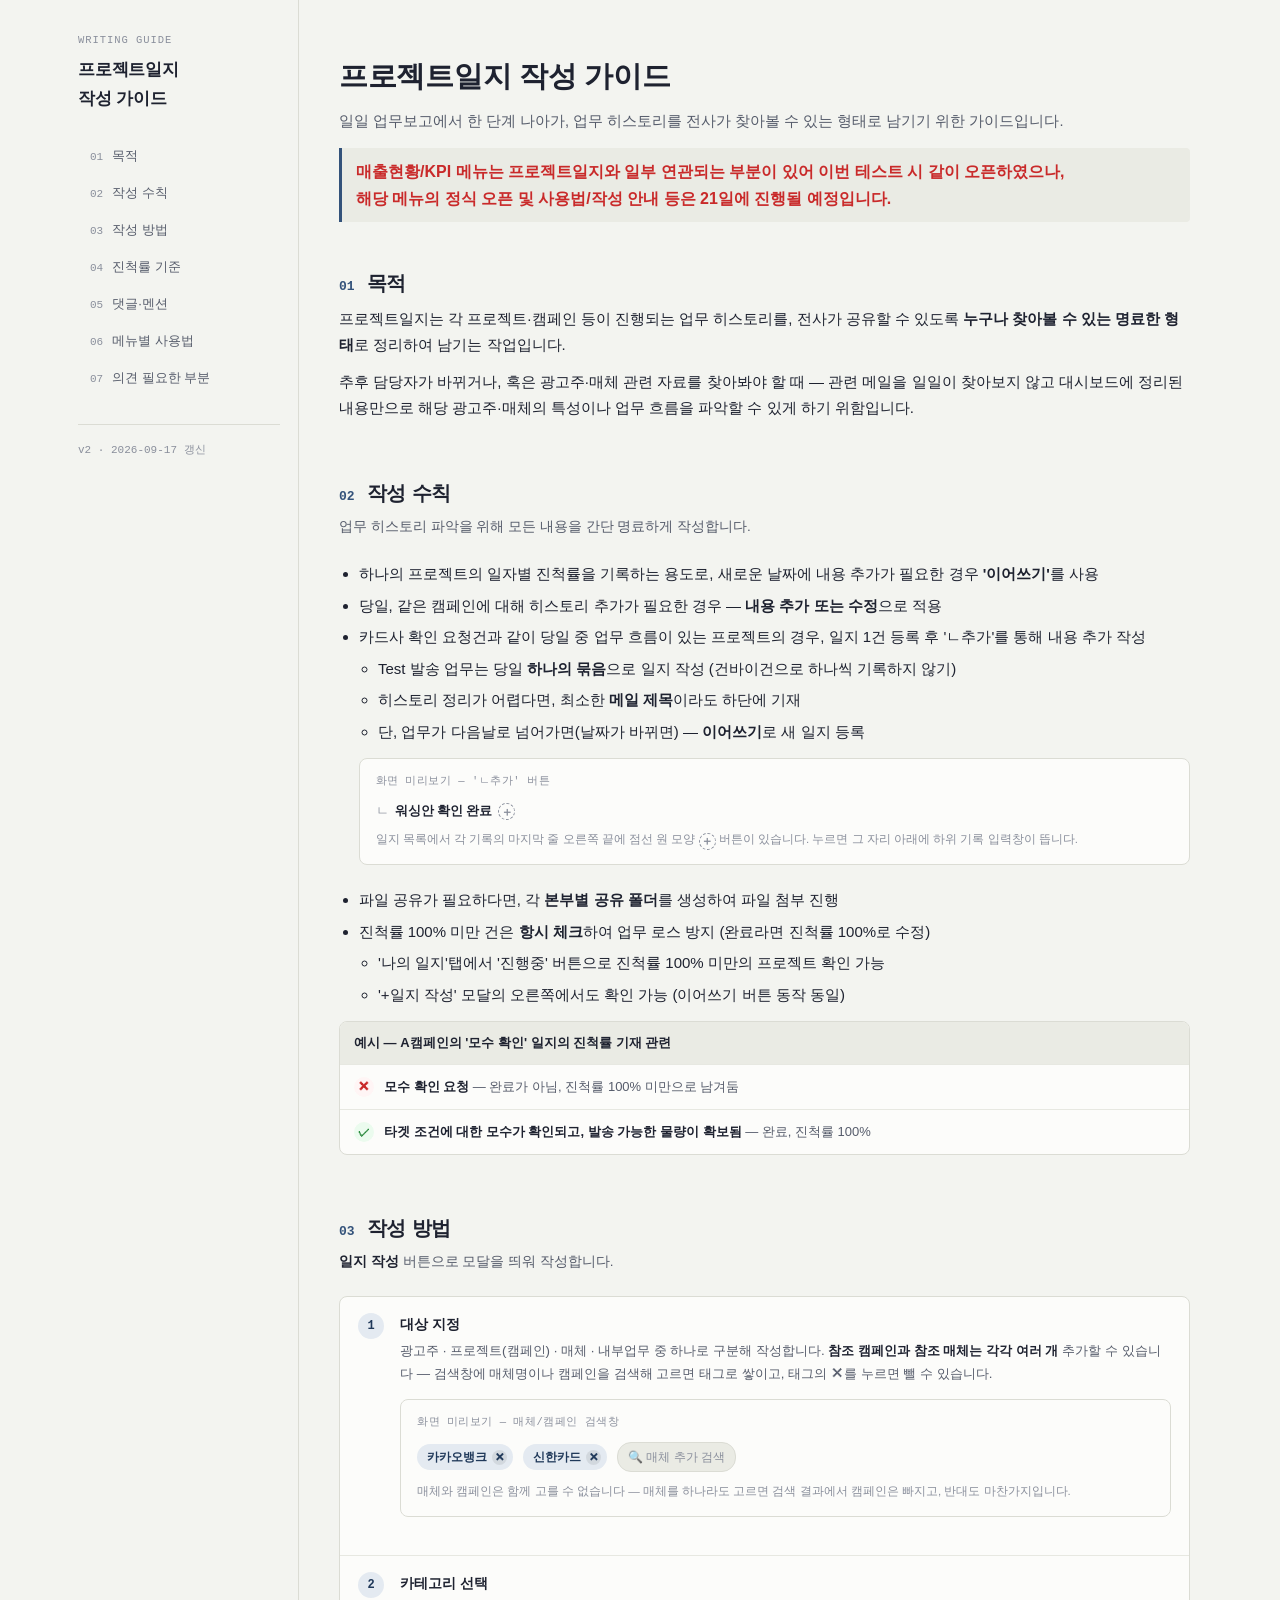
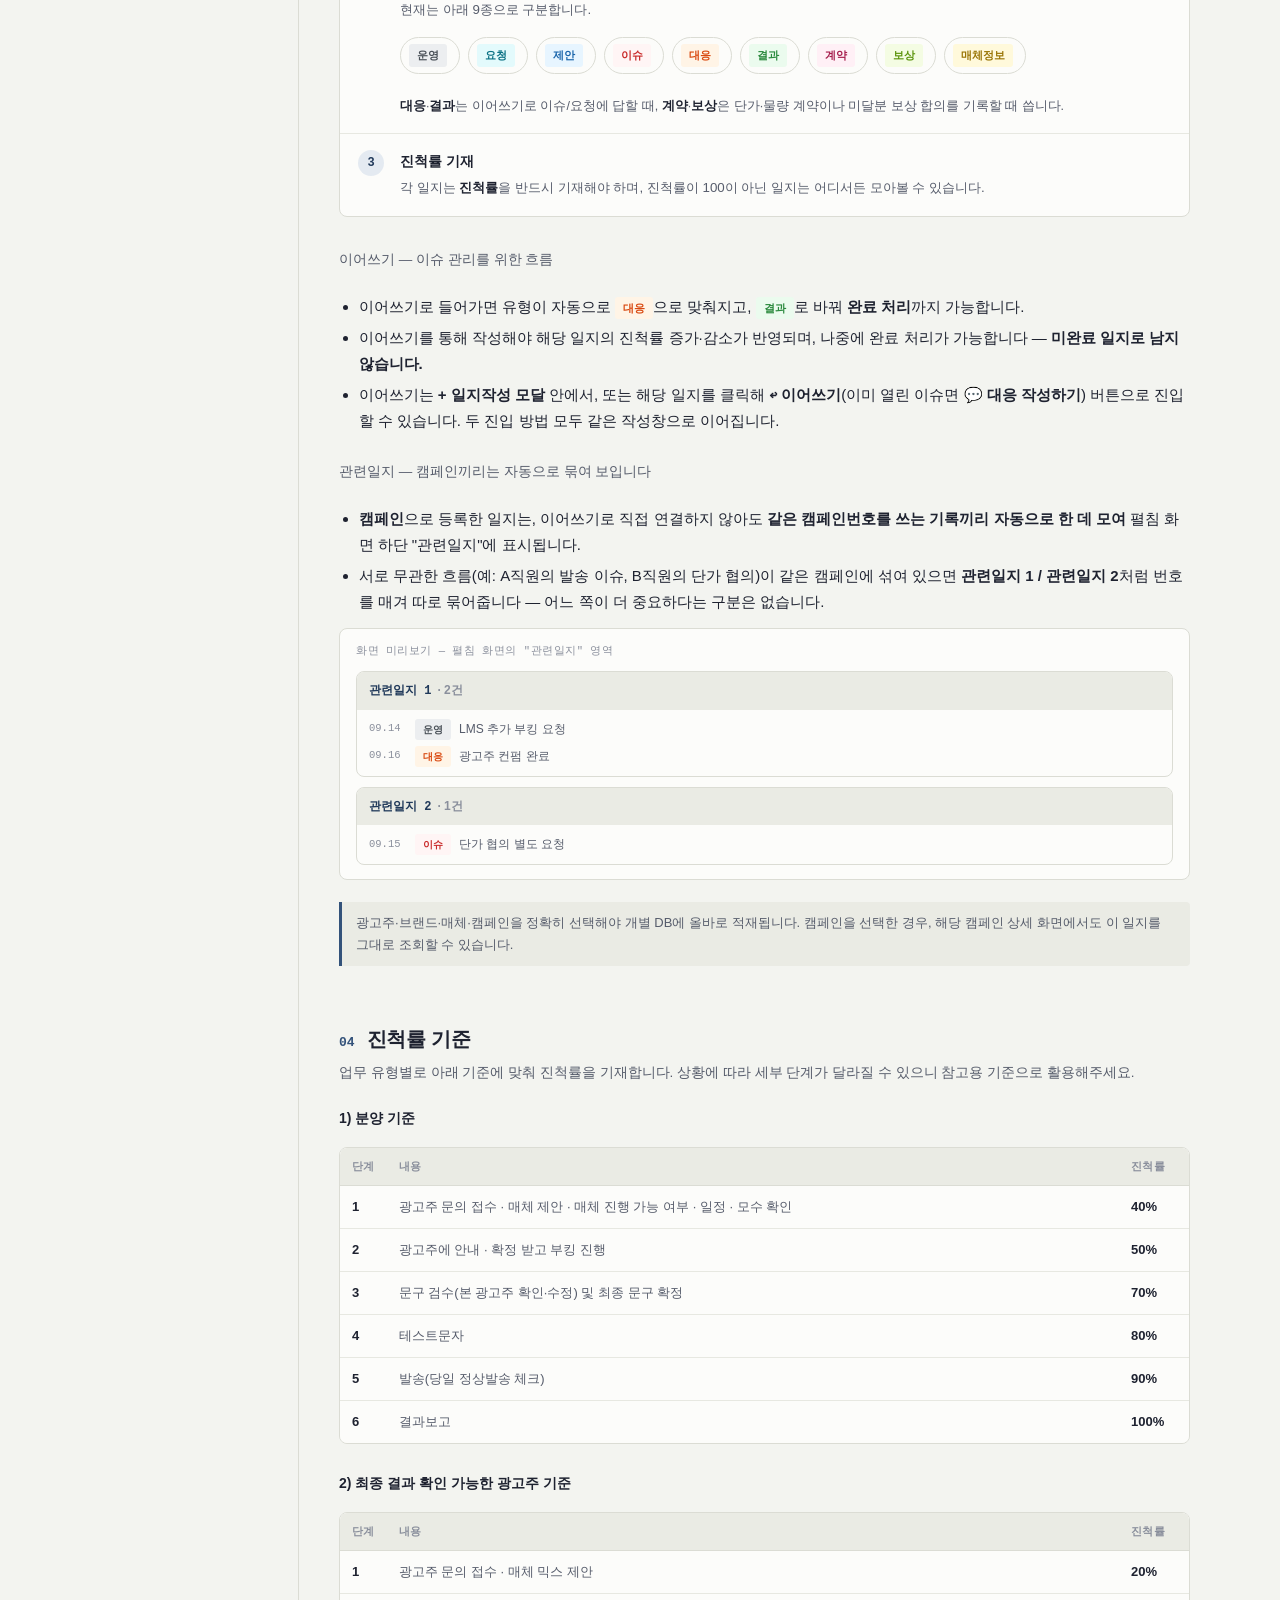
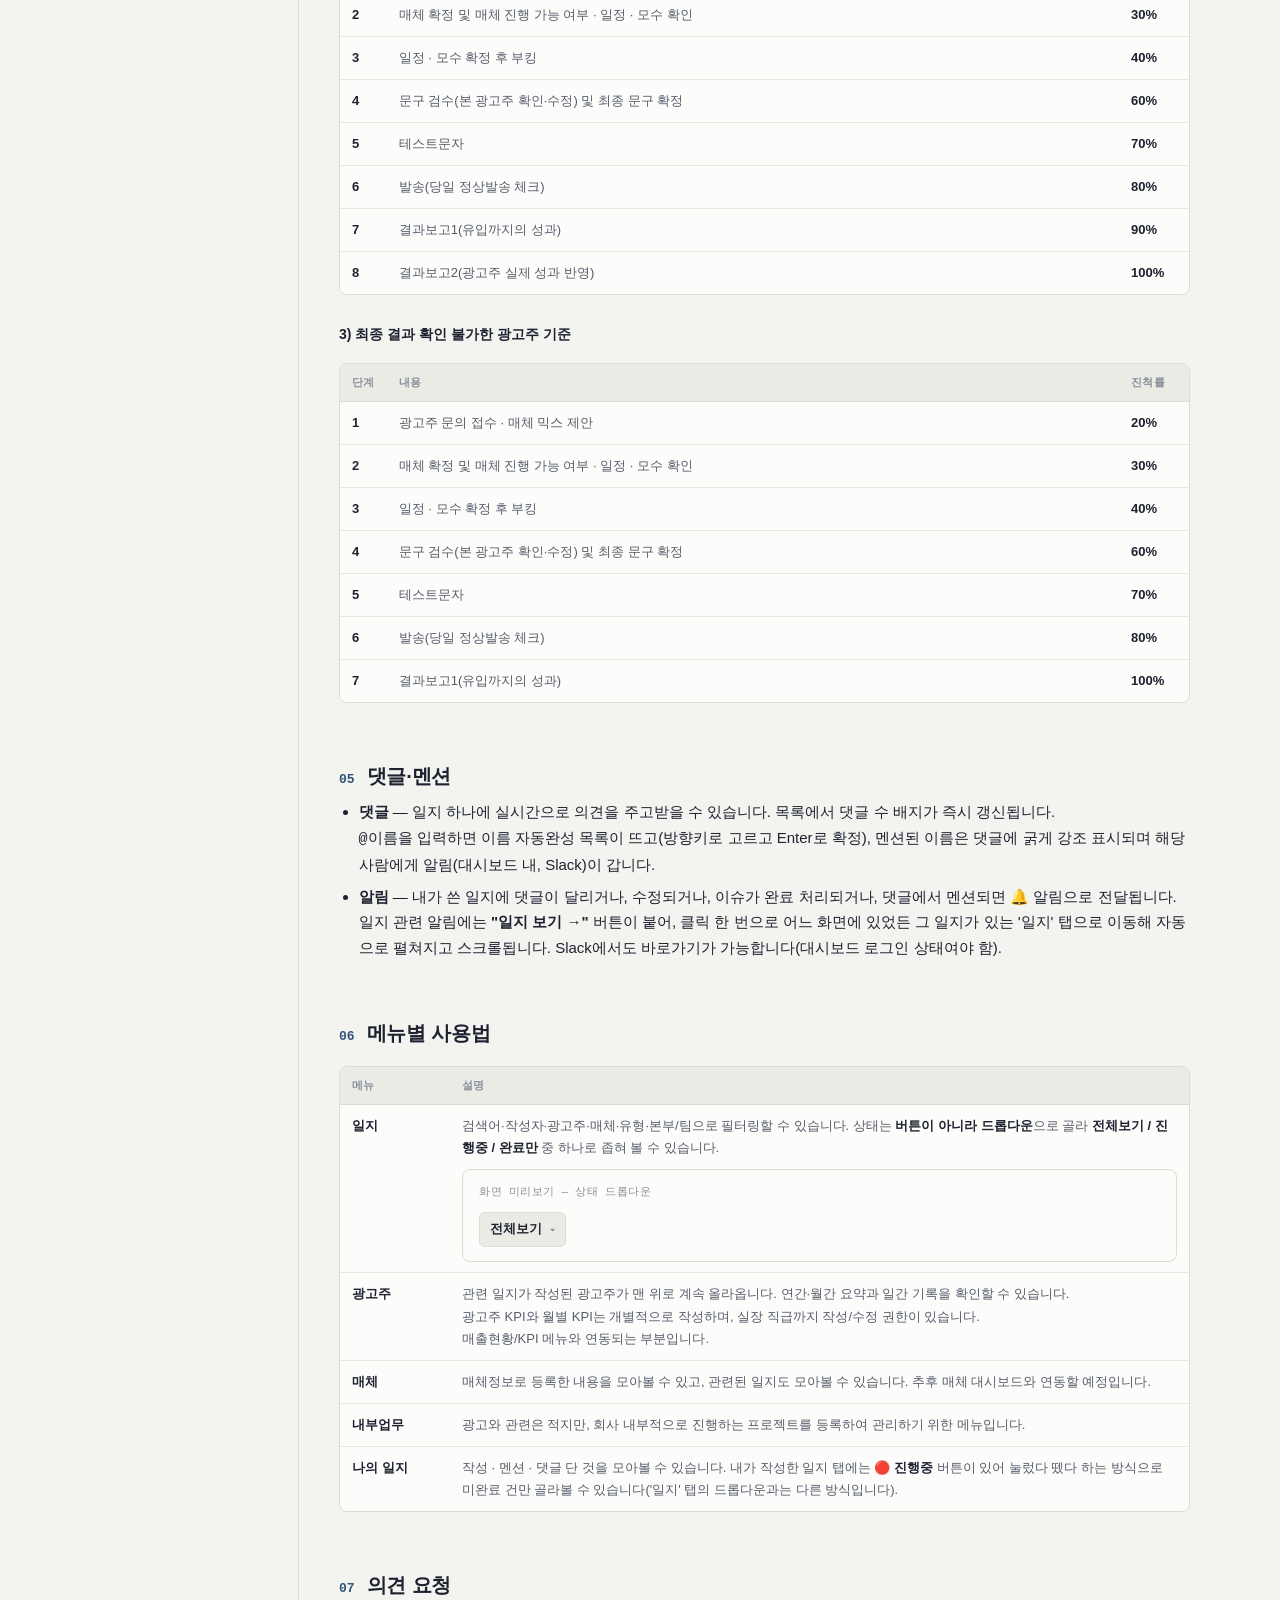
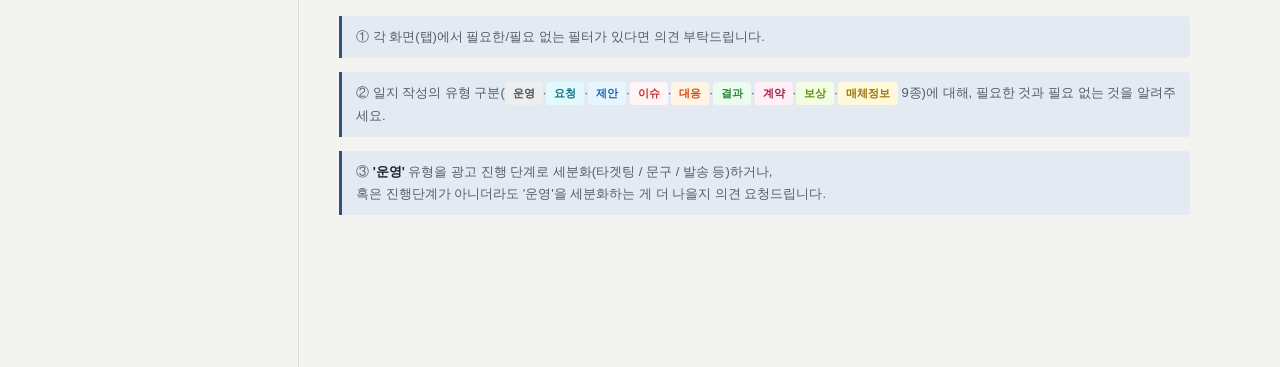
<file: 프로젝트일지_작성가이드_v2.html>
<!doctype html>
<html lang="ko">
<head>
<meta charset="UTF-8">
<title>프로젝트일지 작성 가이드</title>

<style>
  :root{
    --paper:#F3F4F0;
    --paper2:#EAEBE4;
    --card:#FCFCFA;
    --ink:#1E2230;
    --ink2:#565C6B;
    --ink3:#8A8F9C;
    --line:#DBDCD4;
    --line-soft:#E7E8E1;
    --accent:#33527A;
    --accent-soft:#E4EAF1;
    --accent-ink:#20395A;
    --red:#c92a2a; --red-bg:#fff5f5;
    --orange:#d9480f; --orange-bg:#fff4e6;
    --green:#2b8a3e; --green-bg:#ebfbee;
    --purple:#9c36b5; --purple-bg:#f8f0fc;
    --indigo:#5f3dc4; --indigo-bg:#f3f0ff;
    --teal:#0ca678; --teal-bg:#e6fcf5;
    --yellow:#997404; --yellow-bg:#fff9db;
    --cyan:#0b7285; --cyan-bg:#e3fafc;
    --blue:#1864ab; --blue-bg:#e7f5ff;
    --grey:#495057; --grey-bg:#eceef0;
    --pink:#a61e4d; --pink-bg:#fff0f6;
    --lime:#5c940d; --lime-bg:#f4fce3;
  }
  @media (prefers-color-scheme: dark){
    :root:not([data-theme="light"]){
      --paper:#14161B; --paper2:#1A1D24; --card:#1D2029;
      --ink:#E8E9ED; --ink2:#AAAEBA; --ink3:#70747F;
      --line:#2B2E38; --line-soft:#23262F;
      --accent:#7EA3D6; --accent-soft:#212B3B; --accent-ink:#BFD4EE;
      --red-bg:#3A1F1F; --orange-bg:#3A2A1A; --green-bg:#1B2E20; --purple-bg:#2C1F33;
      --indigo-bg:#241F3A; --teal-bg:#123329; --yellow-bg:#332B0F; --cyan-bg:#12292E; --blue-bg:#182838; --grey-bg:#22252C;
      --pink:#e881ac; --pink-bg:#3a2030; --lime:#a9d554; --lime-bg:#2a3a14;
    }
  }
  :root[data-theme="dark"]{
    --paper:#14161B; --paper2:#1A1D24; --card:#1D2029;
    --ink:#E8E9ED; --ink2:#AAAEBA; --ink3:#70747F;
    --line:#2B2E38; --line-soft:#23262F;
    --accent:#7EA3D6; --accent-soft:#212B3B; --accent-ink:#BFD4EE;
    --red-bg:#3A1F1F; --orange-bg:#3A2A1A; --green-bg:#1B2E20; --purple-bg:#2C1F33;
    --indigo-bg:#241F3A; --teal-bg:#123329; --yellow-bg:#332B0F; --cyan-bg:#12292E; --blue-bg:#182838; --grey-bg:#22252C;
    --pink:#e881ac; --pink-bg:#3a2030; --lime:#a9d554; --lime-bg:#2a3a14;
  }
  *{box-sizing:border-box;}
  body{
    margin:0;
    background:var(--paper);
    color:var(--ink);
    font-family:-apple-system,"Apple SD Gothic Neo","Malgun Gothic","Segoe UI",sans-serif;
    font-size:15px;
    line-height:1.7;
    -webkit-font-smoothing:antialiased;
  }
  .mono{font-family:ui-monospace,"SFMono-Regular",Consolas,"Liberation Mono",monospace;}
  ::selection{background:var(--accent-soft);}

  .layout{display:flex; max-width:1180px; margin:0 auto;}

  .rail{
    width:248px; flex-shrink:0;
    position:sticky; top:0; align-self:flex-start;
    height:100vh; overflow-y:auto;
    padding:32px 18px 40px 28px;
  }
  .rail-kicker{
    font-family:ui-monospace,monospace; font-size:10.5px; letter-spacing:.09em;
    color:var(--ink3); text-transform:uppercase; margin-bottom:6px;
  }
  .rail-title{font-size:17px; font-weight:800; letter-spacing:-.01em; margin-bottom:24px; text-wrap:balance;}
  .rail nav{display:flex; flex-direction:column; gap:1px;}
  .rail nav a{
    display:flex; align-items:baseline; gap:9px;
    padding:7px 10px; border-radius:6px;
    font-size:13px; color:var(--ink2); text-decoration:none;
    border-left:2px solid transparent;
  }
  .rail nav a:hover{background:var(--card); color:var(--ink);}
  .rail nav a .rn{font-family:ui-monospace,monospace; font-size:11px; color:var(--ink3); flex-shrink:0;}
  .rail-foot{margin-top:28px; padding-top:16px; border-top:1px solid var(--line); font-size:11px; color:var(--ink3); font-family:ui-monospace,monospace;}

  .main{flex:1; min-width:0; padding:52px 40px 140px 40px; border-left:1px solid var(--line);}
  .hero h1{font-size:29px; font-weight:800; letter-spacing:-.01em; margin:0 0 8px; text-wrap:balance;}
  .hero .sub{font-size:14.5px; color:var(--ink2); margin:0 0 4px;}

  .guide-sec{margin:56px 0 0; scroll-margin-top:24px;}
  .guide-sec:first-of-type{margin-top:44px;}
  .gs-head{display:flex; align-items:baseline; gap:12px; margin-bottom:6px;}
  .gs-num{font-family:ui-monospace,monospace; font-size:13px; color:var(--accent); font-weight:700;}
  .gs-head h2{font-size:20px; margin:0; font-weight:800; letter-spacing:-.01em;}
  .gs-lede{font-size:13.5px; color:var(--ink2); margin:0 0 22px;}

  p{margin:0 0 12px;}
  strong{color:var(--ink); font-weight:700;}
  ul.plain, ol.plain{margin:0 0 14px; padding-left:1.3em;}
  ul.plain li, ol.plain li{margin-bottom:6px;}

  .steps{display:flex; flex-direction:column; gap:0; margin:20px 0 24px; border:1px solid var(--line); border-radius:8px; overflow:hidden; background:var(--card);}
  .step{display:flex; gap:16px; padding:16px 18px; border-bottom:1px solid var(--line-soft);}
  .step:last-child{border-bottom:none;}
  .step-n{
    flex-shrink:0; width:26px; height:26px; border-radius:50%;
    background:var(--accent-soft); color:var(--accent-ink);
    display:flex; align-items:center; justify-content:center;
    font-family:ui-monospace,monospace; font-size:12px; font-weight:700;
  }
  .step-b{min-width:0;}
  .step-t{font-weight:700; font-size:14px; margin-bottom:3px;}
  .step-d{font-size:13.3px; color:var(--ink2);}

  .note{
    font-size:13px; color:var(--ink2);
    background:var(--paper2); border-left:3px solid var(--accent);
    padding:10px 14px; border-radius:0 4px 4px 0; margin:14px 0;
  }
  .warn{
    font-size:13px; color:var(--ink2);
    background:var(--orange-bg); border-left:3px solid var(--orange);
    padding:10px 14px; border-radius:0 4px 4px 0; margin:14px 0;
  }
  .ask{
    font-size:13px; color:var(--ink2);
    background:var(--accent-soft); border-left:3px solid var(--accent);
    padding:10px 14px; border-radius:0 4px 4px 0; margin:14px 0;
  }

  .badge{
    display:inline-block; font-size:11px; font-weight:700; padding:2px 8px;
    border-radius:3px; white-space:nowrap;
  }
  .b-운영{background:var(--grey-bg); color:var(--grey);}
  .b-요청{background:var(--cyan-bg); color:var(--cyan);}
  .b-제안{background:var(--blue-bg); color:var(--blue);}
  .b-이슈{background:var(--red-bg); color:var(--red);}
  .b-대응{background:var(--orange-bg); color:var(--orange);}
  .b-결과{background:var(--green-bg); color:var(--green);}
  .b-매체정보{background:var(--yellow-bg); color:var(--yellow);}
  .b-계약{background:var(--pink-bg); color:var(--pink);}
  .b-보상{background:var(--lime-bg); color:var(--lime);}

  .taggrid{display:flex; flex-wrap:wrap; gap:8px; margin:16px 0 22px;}
  .tagpill{
    display:flex; align-items:center; gap:8px;
    border:1px solid var(--line); background:var(--card); border-radius:20px;
    padding:6px 12px 6px 8px; font-size:12.5px; color:var(--ink2);
  }

  /* ── 실제 화면 미리보기 목업 — 텍스트 설명 옆에 실물 그대로의 모양을 붙여준다 ── */
  .mockup{border:1px solid var(--line); border-radius:8px; background:var(--card); padding:14px 16px; margin:14px 0 22px;}
  .mockup-lbl{font-family:ui-monospace,monospace; font-size:10.5px; letter-spacing:.05em; color:var(--ink3); text-transform:uppercase; margin-bottom:10px;}
  .mk-row{display:flex; align-items:center; gap:10px; flex-wrap:wrap;}

  .mk-select{
    display:inline-flex; align-items:center; gap:6px;
    border:1px solid var(--line); border-radius:6px; background:var(--paper2);
    padding:6px 10px; font-size:12.5px; color:var(--ink); font-weight:600;
  }
  .mk-select::after{content:"▾"; color:var(--ink3); font-size:10px; margin-left:2px;}

  .mk-qaicon{
    display:inline-flex; align-items:center; justify-content:center;
    width:17px; height:17px; border-radius:50%; border:1px dashed var(--ink3);
    color:var(--ink3); font-size:12px; font-weight:700; flex-shrink:0;
  }
  .mk-line{font-size:12.5px; color:var(--ink2); display:flex; align-items:center; gap:6px;}
  .mk-line .mk-tag-lbl{color:var(--ink3);}
  .mk-line b{color:var(--ink);}

  .mk-chip{
    display:inline-flex; align-items:center; gap:5px;
    background:var(--accent-soft); color:var(--accent-ink); border-radius:14px;
    padding:3px 6px 3px 10px; font-size:12px; font-weight:600;
  }
  .mk-chip .x{
    display:inline-flex; align-items:center; justify-content:center;
    width:15px; height:15px; border-radius:50%; background:rgba(0,0,0,.08);
    font-size:10px; cursor:default;
  }
  .mk-search{
    border:1px solid var(--line); border-radius:14px; background:var(--paper2);
    padding:4px 10px; font-size:12px; color:var(--ink3);
  }

  .mk-groups{display:flex; flex-direction:column; gap:10px;}
  .mk-group{border:1px solid var(--line); border-radius:8px; overflow:hidden;}
  .mk-group-head{
    display:flex; align-items:baseline; gap:6px; padding:8px 12px;
    background:var(--paper2); font-size:12px; font-weight:700;
  }
  .mk-group-head .n{font-family:ui-monospace,monospace; color:var(--accent-ink);}
  .mk-group-head .cnt{color:var(--ink3); font-weight:600;}
  .mk-group-body{padding:9px 12px; display:flex; flex-direction:column; gap:6px;}
  .mk-group-item{display:flex; align-items:center; gap:8px; font-size:12px; color:var(--ink2);}
  .mk-group-item .d{font-family:ui-monospace,monospace; font-size:10.5px; color:var(--ink3); flex-shrink:0; width:38px;}

  .tbl-wrap{overflow-x:auto; margin:16px 0 22px; border:1px solid var(--line); border-radius:8px;}
  table{width:100%; border-collapse:collapse; font-size:13px; background:var(--card);}
  th{
    text-align:left; font-size:11px; letter-spacing:.03em; color:var(--ink3);
    font-weight:600; padding:9px 12px; border-bottom:1px solid var(--line);
    background:var(--paper2); white-space:nowrap;
  }
  td{padding:10px 12px; border-bottom:1px solid var(--line-soft); vertical-align:top; color:var(--ink2);}
  tr:last-child td{border-bottom:none;}
  td.strong{color:var(--ink); font-weight:600; white-space:nowrap;}
  .perm-yes{color:var(--green); font-weight:700;}
  .perm-no{color:var(--ink3);}

  .faq{border:1px solid var(--line); border-radius:8px; overflow:hidden; background:var(--card);}
  .faq details{border-bottom:1px solid var(--line-soft);}
  .faq details:last-child{border-bottom:none;}
  .faq summary{
    list-style:none; cursor:pointer; padding:14px 18px;
    font-size:13.8px; font-weight:700; display:flex; align-items:center; gap:10px;
  }
  .faq summary::-webkit-details-marker{display:none;}
  .faq summary::before{content:"Q"; font-family:ui-monospace,monospace; color:var(--accent); font-weight:700; flex-shrink:0;}
  .faq .a{padding:0 18px 16px 40px; font-size:13.3px; color:var(--ink2);}

  code.inline{
    font-family:ui-monospace,monospace; font-size:12px;
    background:var(--paper2); padding:1px 5px; border-radius:3px; color:var(--accent-ink);
  }

  .ex-box{border:1px solid var(--line); border-radius:8px; overflow:hidden; margin:14px 0 22px; background:var(--card);}
  .ex-head{padding:10px 14px; font-size:13px; font-weight:700; border-bottom:1px solid var(--line-soft); background:var(--paper2);}
  .ex-row{display:flex; align-items:flex-start; gap:10px; padding:11px 14px; border-bottom:1px solid var(--line-soft); font-size:13px;}
  .ex-row:last-child{border-bottom:none;}
  .ex-mark{flex-shrink:0; width:20px; height:20px; border-radius:50%; display:flex; align-items:center; justify-content:center; font-size:12px; font-weight:800; margin-top:1px;}
  .ex-mark.no{background:var(--red-bg); color:var(--red);}
  .ex-mark.yes{background:var(--green-bg); color:var(--green);}
  .ex-txt{color:var(--ink2);}
  .ex-txt b{color:var(--ink);}

  @media (max-width:860px){
    .layout{flex-direction:column;}
    .rail{position:static; width:auto; height:auto; padding:24px 20px 8px;}
    .main{padding:20px 20px 100px; border-left:none; border-top:1px solid var(--line);}
  }
</style>
</head>
<body>
<div class="layout">

  <aside class="rail">
    <div class="rail-kicker">Writing Guide</div>
    <div class="rail-title">프로젝트일지<br>작성 가이드</div>
    <nav>
      <a href="#purpose"><span class="rn">01</span> 목적</a>
      <a href="#rules"><span class="rn">02</span> 작성 수칙</a>
      <a href="#how"><span class="rn">03</span> 작성 방법</a>
      <a href="#progress"><span class="rn">04</span> 진척률 기준</a>
      <a href="#comment"><span class="rn">05</span> 댓글·멘션</a>
      <a href="#menu"><span class="rn">06</span> 메뉴별 사용법</a>
      <a href="#ask"><span class="rn">07</span> 의견 필요한 부분</a>
    </nav>
    <div class="rail-foot">v2 · 2026-09-17 갱신</div>
  </aside>

  <main class="main">

    <div class="hero">
      <h1>프로젝트일지 작성 가이드</h1>
      <p class="sub">일일 업무보고에서 한 단계 나아가, 업무 히스토리를 전사가 찾아볼 수 있는 형태로 남기기 위한 가이드입니다.</p>
    </div>

    <p style="font-size: 16px; font-weight: 800; color: var(--red);" class="note">
      매출현황/KPI 메뉴는 프로젝트일지와 일부 연관되는 부분이 있어 이번 테스트 시 같이 오픈하였으나, <br/>
      해당 메뉴의 정식 오픈 및 사용법/작성 안내 등은 21일에 진행될 예정입니다.
    </p>


    <section class="guide-sec" id="purpose">
      <div class="gs-head"><span class="gs-num">01</span><h2>목적</h2></div>
      <p>프로젝트일지는 각 프로젝트·캠페인 등이 진행되는 업무 히스토리를, 전사가 공유할 수 있도록 <strong>누구나 찾아볼 수 있는 명료한 형태</strong>로 정리하여 남기는 작업입니다.</p>
      <p>추후 담당자가 바뀌거나, 혹은 광고주·매체 관련 자료를 찾아봐야 할 때 — 관련 메일을 일일이 찾아보지 않고 대시보드에 정리된 내용만으로 해당 광고주·매체의 특성이나 업무 흐름을 파악할 수 있게 하기 위함입니다.</p>
    </section>

    <section class="guide-sec" id="rules">
      <div class="gs-head"><span class="gs-num">02</span><h2>작성 수칙</h2></div>
      <p class="gs-lede">업무 히스토리 파악을 위해 모든 내용을 간단 명료하게 작성합니다.</p>
      <ul class="plain">
        <li>하나의 프로젝트의 일자별 진척률을 기록하는 용도로, 새로운 날짜에 내용 추가가 필요한 경우 <strong>'이어쓰기'</strong>를 사용</li>
        <li>당일, 같은 캠페인에 대해 히스토리 추가가 필요한 경우 — <strong>내용 추가 또는 수정</strong>으로 적용</li>
        <li>카드사 확인 요청건과 같이 당일 중 업무 흐름이 있는 프로젝트의 경우, 일지 1건 등록 후 'ㄴ추가'를 통해 내용 추가 작성
          <ul class="plain" style="margin-top:6px;">
            <li>Test 발송 업무는 당일 <strong>하나의 묶음</strong>으로 일지 작성 (건바이건으로 하나씩 기록하지 않기)</li>
            <li>히스토리 정리가 어렵다면, 최소한 <strong>메일 제목</strong>이라도 하단에 기재</li>
            <li>단, 업무가 다음날로 넘어가면(날짜가 바뀌면) — <strong>이어쓰기</strong>로 새 일지 등록</li>
          </ul>
          <div class="mockup">
            <div class="mockup-lbl">화면 미리보기 — 'ㄴ추가' 버튼</div>
            <div class="mk-line">
              <span style="color:var(--ink3);">ㄴ</span> <b>워싱안 확인 완료</b>
              <span class="mk-qaicon">＋</span>
            </div>
            <p style="margin:8px 0 0; font-size:11.5px; color:var(--ink3);">일지 목록에서 각 기록의 마지막 줄 오른쪽 끝에 점선 원 모양 <span class="mk-qaicon" style="vertical-align:-2px;">＋</span> 버튼이 있습니다. 누르면 그 자리 아래에 하위 기록 입력창이 뜹니다.</p>
          </div>
        </li>
        <li>파일 공유가 필요하다면, 각 <strong>본부별 공유 폴더</strong>를 생성하여 파일 첨부 진행</li>
        <li>진척률 100% 미만 건은 <strong>항시 체크</strong>하여 업무 로스 방지 (완료라면 진척률 100%로 수정)</li>
           <ul class="plain" style="margin-top:6px;">
            <li>'나의 일지'탭에서 '진행중' 버튼으로 진척률 100% 미만의 프로젝트 확인 가능</li>
            <li>'+일지 작성' 모달의 오른쪽에서도 확인 가능 (이어쓰기 버튼 동작 동일)</li>
          </ul>
      </ul>

      <div class="ex-box">
        <div class="ex-head">예시 — A캠페인의 '모수 확인' 일지의 진척률 기재 관련</div>
        <div class="ex-row">
          <div class="ex-mark no">✕</div>
          <div class="ex-txt"><b>모수 확인 요청</b> — 완료가 아님, 진척률 100% 미만으로 남겨둠</div>
        </div>
        <div class="ex-row">
          <div class="ex-mark yes">✓</div>
          <div class="ex-txt"><b>타겟 조건에 대한 모수가 확인되고, 발송 가능한 물량이 확보됨</b> — 완료, 진척률 100%</div>
        </div>
      </div>
    </section>

    <section class="guide-sec" id="how">
      <div class="gs-head"><span class="gs-num">03</span><h2>작성 방법</h2></div>
      <p class="gs-lede"><strong>일지 작성</strong> 버튼으로 모달을 띄워 작성합니다.</p>
      <div class="steps">
        <div class="step">
          <div class="step-n">1</div>
          <div class="step-b">
            <div class="step-t">대상 지정</div>
            <div class="step-d">광고주 · 프로젝트(캠페인) · 매체 · 내부업무 중 하나로 구분해 작성합니다. <strong>참조 캠페인과 참조 매체는 각각 여러 개</strong> 추가할 수 있습니다 — 검색창에 매체명이나 캠페인을 검색해 고르면 태그로 쌓이고, 태그의 ✕를 누르면 뺄 수 있습니다.</div>
            <div class="mockup">
              <div class="mockup-lbl">화면 미리보기 — 매체/캠페인 검색창</div>
              <div class="mk-row">
                <span class="mk-chip">카카오뱅크<span class="x">✕</span></span>
                <span class="mk-chip">신한카드<span class="x">✕</span></span>
                <span class="mk-search">🔍 매체 추가 검색</span>
              </div>
              <p style="margin:10px 0 0; font-size:11.5px; color:var(--ink3);">매체와 캠페인은 함께 고를 수 없습니다 — 매체를 하나라도 고르면 검색 결과에서 캠페인은 빠지고, 반대도 마찬가지입니다.</p>
            </div>
          </div>
        </div>
        <div class="step">
          <div class="step-n">2</div>
          <div class="step-b">
            <div class="step-t">카테고리 선택</div>
            <div class="step-d">현재는 아래 9종으로 구분합니다.</div>
            <div class="taggrid">
              <span class="tagpill"><span class="badge b-운영">운영</span></span>
              <span class="tagpill"><span class="badge b-요청">요청</span></span>
              <span class="tagpill"><span class="badge b-제안">제안</span></span>
              <span class="tagpill"><span class="badge b-이슈">이슈</span></span>
              <span class="tagpill"><span class="badge b-대응">대응</span></span>
              <span class="tagpill"><span class="badge b-결과">결과</span></span>
              <span class="tagpill"><span class="badge b-계약">계약</span></span>
              <span class="tagpill"><span class="badge b-보상">보상</span></span>
              <span class="tagpill"><span class="badge b-매체정보">매체정보</span></span>
            </div>
            <p style="margin:0 0 0; font-size:12.5px; color:var(--ink2);"><strong>대응</strong>·<strong>결과</strong>는 이어쓰기로 이슈/요청에 답할 때, <strong>계약</strong>·<strong>보상</strong>은 단가·물량 계약이나 미달분 보상 합의를 기록할 때 씁니다.</p>
          </div>
        </div>
        <div class="step">
          <div class="step-n">3</div>
          <div class="step-b">
            <div class="step-t">진척률 기재</div>
            <div class="step-d">각 일지는 <strong>진척률</strong>을 반드시 기재해야 하며, 진척률이 100이 아닌 일지는 어디서든 모아볼 수 있습니다.</div>
          </div>
        </div>
      </div>

      <p class="gs-lede" style="margin-top:32px;">이어쓰기 — 이슈 관리를 위한 흐름</p>
      <ul class="plain">
        <li>이어쓰기로 들어가면 유형이 자동으로 <span class="badge b-대응">대응</span>으로 맞춰지고, <span class="badge b-결과">결과</span>로 바꿔 <strong>완료 처리</strong>까지 가능합니다.</li>
        <li>이어쓰기를 통해 작성해야 해당 일지의 진척률 증가·감소가 반영되며, 나중에 완료 처리가 가능합니다 — <strong>미완료 일지로 남지 않습니다.</strong></li>
        <li>이어쓰기는 <strong>+ 일지작성 모달</strong> 안에서, 또는 해당 일지를 클릭해 <strong>↩ 이어쓰기</strong>(이미 열린 이슈면 <strong>💬 대응 작성하기</strong>) 버튼으로 진입할 수 있습니다. 두 진입 방법 모두 같은 작성창으로 이어집니다.</li>
      </ul>

      <p class="gs-lede" style="margin-top:28px;">관련일지 — 캠페인끼리는 자동으로 묶여 보입니다</p>
      <ul class="plain">
        <li><strong>캠페인</strong>으로 등록한 일지는, 이어쓰기로 직접 연결하지 않아도 <strong>같은 캠페인번호를 쓰는 기록끼리 자동으로 한 데 모여</strong> 펼침 화면 하단 "관련일지"에 표시됩니다.</li>
        <li>서로 무관한 흐름(예: A직원의 발송 이슈, B직원의 단가 협의)이 같은 캠페인에 섞여 있으면 <strong>관련일지 1 / 관련일지 2</strong>처럼 번호를 매겨 따로 묶어줍니다 — 어느 쪽이 더 중요하다는 구분은 없습니다.</li>
      </ul>
      <div class="mockup">
        <div class="mockup-lbl">화면 미리보기 — 펼침 화면의 "관련일지" 영역</div>
        <div class="mk-groups">
          <div class="mk-group">
            <div class="mk-group-head"><span class="n">관련일지 1</span><span class="cnt">· 2건</span></div>
            <div class="mk-group-body">
              <div class="mk-group-item"><span class="d">09.14</span><span class="badge b-운영" style="font-size:10px;">운영</span> LMS 추가 부킹 요청</div>
              <div class="mk-group-item"><span class="d">09.16</span><span class="badge b-대응" style="font-size:10px;">대응</span> 광고주 컨펌 완료</div>
            </div>
          </div>
          <div class="mk-group">
            <div class="mk-group-head"><span class="n">관련일지 2</span><span class="cnt">· 1건</span></div>
            <div class="mk-group-body">
              <div class="mk-group-item"><span class="d">09.15</span><span class="badge b-이슈" style="font-size:10px;">이슈</span> 단가 협의 별도 요청</div>
            </div>
          </div>
        </div>
      </div>

      <p class="note">광고주·브랜드·매체·캠페인을 정확히 선택해야 개별 DB에 올바로 적재됩니다. 캠페인을 선택한 경우, 해당 캠페인 상세 화면에서도 이 일지를 그대로 조회할 수 있습니다.</p>
    </section>

    <section class="guide-sec" id="progress">
      <div class="gs-head"><span class="gs-num">04</span><h2>진척률 기준</h2></div>
      <p class="gs-lede">업무 유형별로 아래 기준에 맞춰 진척률을 기재합니다. 상황에 따라 세부 단계가 달라질 수 있으니 참고용 기준으로 활용해주세요.</p>

      <p style="margin:0 0 10px; font-size:14px; font-weight:700;">1) 분양 기준</p>
      <div class="tbl-wrap">
        <table>
          <thead><tr><th style="width:44px;">단계</th><th>내용</th><th style="width:70px;">진척률</th></tr></thead>
          <tbody>
            <tr><td class="strong">1</td><td>광고주 문의 접수 · 매체 제안 · 매체 진행 가능 여부 · 일정 · 모수 확인</td><td class="strong">40%</td></tr>
            <tr><td class="strong">2</td><td>광고주에 안내 · 확정 받고 부킹 진행</td><td class="strong">50%</td></tr>
            <tr><td class="strong">3</td><td>문구 검수(본 광고주 확인·수정) 및 최종 문구 확정</td><td class="strong">70%</td></tr>
            <tr><td class="strong">4</td><td>테스트문자</td><td class="strong">80%</td></tr>
            <tr><td class="strong">5</td><td>발송(당일 정상발송 체크)</td><td class="strong">90%</td></tr>
            <tr><td class="strong">6</td><td>결과보고</td><td class="strong">100%</td></tr>
          </tbody>
        </table>
      </div>

      <p style="margin:28px 0 10px; font-size:14px; font-weight:700;">2) 최종 결과 확인 가능한 광고주 기준</p>
      <div class="tbl-wrap">
        <table>
          <thead><tr><th style="width:44px;">단계</th><th>내용</th><th style="width:70px;">진척률</th></tr></thead>
          <tbody>
            <tr><td class="strong">1</td><td>광고주 문의 접수 · 매체 믹스 제안</td><td class="strong">20%</td></tr>
            <tr><td class="strong">2</td><td>매체 확정 및 매체 진행 가능 여부 · 일정 · 모수 확인</td><td class="strong">30%</td></tr>
            <tr><td class="strong">3</td><td>일정 · 모수 확정 후 부킹</td><td class="strong">40%</td></tr>
            <tr><td class="strong">4</td><td>문구 검수(본 광고주 확인·수정) 및 최종 문구 확정</td><td class="strong">60%</td></tr>
            <tr><td class="strong">5</td><td>테스트문자</td><td class="strong">70%</td></tr>
            <tr><td class="strong">6</td><td>발송(당일 정상발송 체크)</td><td class="strong">80%</td></tr>
            <tr><td class="strong">7</td><td>결과보고1(유입까지의 성과)</td><td class="strong">90%</td></tr>
            <tr><td class="strong">8</td><td>결과보고2(광고주 실제 성과 반영)</td><td class="strong">100%</td></tr>
          </tbody>
        </table>
      </div>

      <p style="margin:28px 0 10px; font-size:14px; font-weight:700;">3) 최종 결과 확인 불가한 광고주 기준</p>
      <div class="tbl-wrap">
        <table>
          <thead><tr><th style="width:44px;">단계</th><th>내용</th><th style="width:70px;">진척률</th></tr></thead>
          <tbody>
            <tr><td class="strong">1</td><td>광고주 문의 접수 · 매체 믹스 제안</td><td class="strong">20%</td></tr>
            <tr><td class="strong">2</td><td>매체 확정 및 매체 진행 가능 여부 · 일정 · 모수 확인</td><td class="strong">30%</td></tr>
            <tr><td class="strong">3</td><td>일정 · 모수 확정 후 부킹</td><td class="strong">40%</td></tr>
            <tr><td class="strong">4</td><td>문구 검수(본 광고주 확인·수정) 및 최종 문구 확정</td><td class="strong">60%</td></tr>
            <tr><td class="strong">5</td><td>테스트문자</td><td class="strong">70%</td></tr>
            <tr><td class="strong">6</td><td>발송(당일 정상발송 체크)</td><td class="strong">80%</td></tr>
            <tr><td class="strong">7</td><td>결과보고1(유입까지의 성과)</td><td class="strong">100%</td></tr>
          </tbody>
        </table>
      </div>
    </section>

    <section class="guide-sec" id="comment">
      <div class="gs-head"><span class="gs-num">05</span><h2>댓글·멘션</h2></div>
      <ul class="plain">
        <li><strong>댓글</strong> — 일지 하나에 실시간으로 의견을 주고받을 수 있습니다. 목록에서 댓글 수 배지가 즉시 갱신됩니다. <br/>
           <span class="mono">@이름</span>을 입력하면 이름 자동완성 목록이 뜨고(방향키로 고르고 Enter로 확정), 멘션된 이름은 댓글에 굵게 강조 표시되며 해당 사람에게 알림(대시보드 내, Slack)이 갑니다.</li>
        <li><strong>알림</strong> — 내가 쓴 일지에 댓글이 달리거나, 수정되거나, 이슈가 완료 처리되거나, 댓글에서 멘션되면 🔔 알림으로 전달됩니다. <br/>
          일지 관련 알림에는 <strong>"일지 보기 →"</strong> 버튼이 붙어, 클릭 한 번으로 어느 화면에 있었든 그 일지가 있는 '일지' 탭으로 이동해 자동으로 펼쳐지고 스크롤됩니다. Slack에서도 바로가기가 가능합니다(대시보드 로그인 상태여야 함).</li>
      </ul>
    </section>

    <section class="guide-sec" id="menu">
      <div class="gs-head"><span class="gs-num">06</span><h2>메뉴별 사용법</h2></div>
      <div class="tbl-wrap">
        <table>
          <thead><tr><th style="width:110px;">메뉴</th><th>설명</th></tr></thead>
          <tbody>
            <tr>
              <td class="strong">일지</td>
              <td>검색어·작성자·광고주·매체·유형·본부/팀으로 필터링할 수 있습니다. 상태는 <strong>버튼이 아니라 드롭다운</strong>으로 골라 <strong>전체보기 / 진행중 / 완료만</strong> 중 하나로 좁혀 볼 수 있습니다.
                <div class="mockup" style="margin:10px 0 0;">
                  <div class="mockup-lbl">화면 미리보기 — 상태 드롭다운</div>
                  <span class="mk-select">전체보기</span>
                </div>
              </td>
            </tr>
            <tr>
              <td class="strong">광고주</td>
              <td>관련 일지가 작성된 광고주가 맨 위로 계속 올라옵니다. 연간·월간 요약과 일간 기록을 확인할 수 있습니다.<br/>

                광고주 KPI와 월별 KPI는 개별적으로 작성하며, 실장 직급까지 작성/수정 권한이 있습니다.<br/>
                매출현황/KPI 메뉴와 연동되는 부분입니다.
              </td>
            </tr>
            <tr>
              <td class="strong">매체</td>
              <td>매체정보로 등록한 내용을 모아볼 수 있고, 관련된 일지도 모아볼 수 있습니다. 추후 매체 대시보드와 연동할 예정입니다.</td>
            </tr>
            <tr>
              <td class="strong">내부업무</td>
              <td>광고와 관련은 적지만, 회사 내부적으로 진행하는 프로젝트를 등록하여 관리하기 위한 메뉴입니다.</td>
            </tr>
            <tr>
              <td class="strong">나의 일지</td>
              <td>작성 · 멘션 · 댓글 단 것을 모아볼 수 있습니다. 내가 작성한 일지 탭에는 <strong>🔴 진행중</strong> 버튼이 있어 눌렀다 뗐다 하는 방식으로 미완료 건만 골라볼 수 있습니다('일지' 탭의 드롭다운과는 다른 방식입니다).</td>
            </tr>
          </tbody>
        </table>
      </div>
    </section>

    <section class="guide-sec" id="ask">
      <div class="gs-head"><span class="gs-num">07</span><h2>의견 요청</h2></div>
            <div class="ask">① 각 화면(탭)에서 필요한/필요 없는 필터가 있다면 의견 부탁드립니다.</div>
      <div class="ask">② 일지 작성의 유형 구분(<span class="badge b-운영">운영</span>·<span class="badge b-요청">요청</span>·<span class="badge b-제안">제안</span>·<span class="badge b-이슈">이슈</span>·<span class="badge b-대응">대응</span>·<span class="badge b-결과">결과</span>·<span class="badge b-계약">계약</span>·<span class="badge b-보상">보상</span>·<span class="badge b-매체정보">매체정보</span> 9종)에 대해, 필요한 것과 필요 없는 것을 알려주세요.</div>
      <div class="ask">③ <strong>'운영'</strong> 유형을 광고 진행 단계로 세분화(타겟팅 / 문구 / 발송 등)하거나, <br/> 혹은 진행단계가 아니더라도 '운영'을 세분화하는 게 더 나을지 의견 요청드립니다.</div>
    </section>

  </main>
</div>
</body>
</html>
</file>
